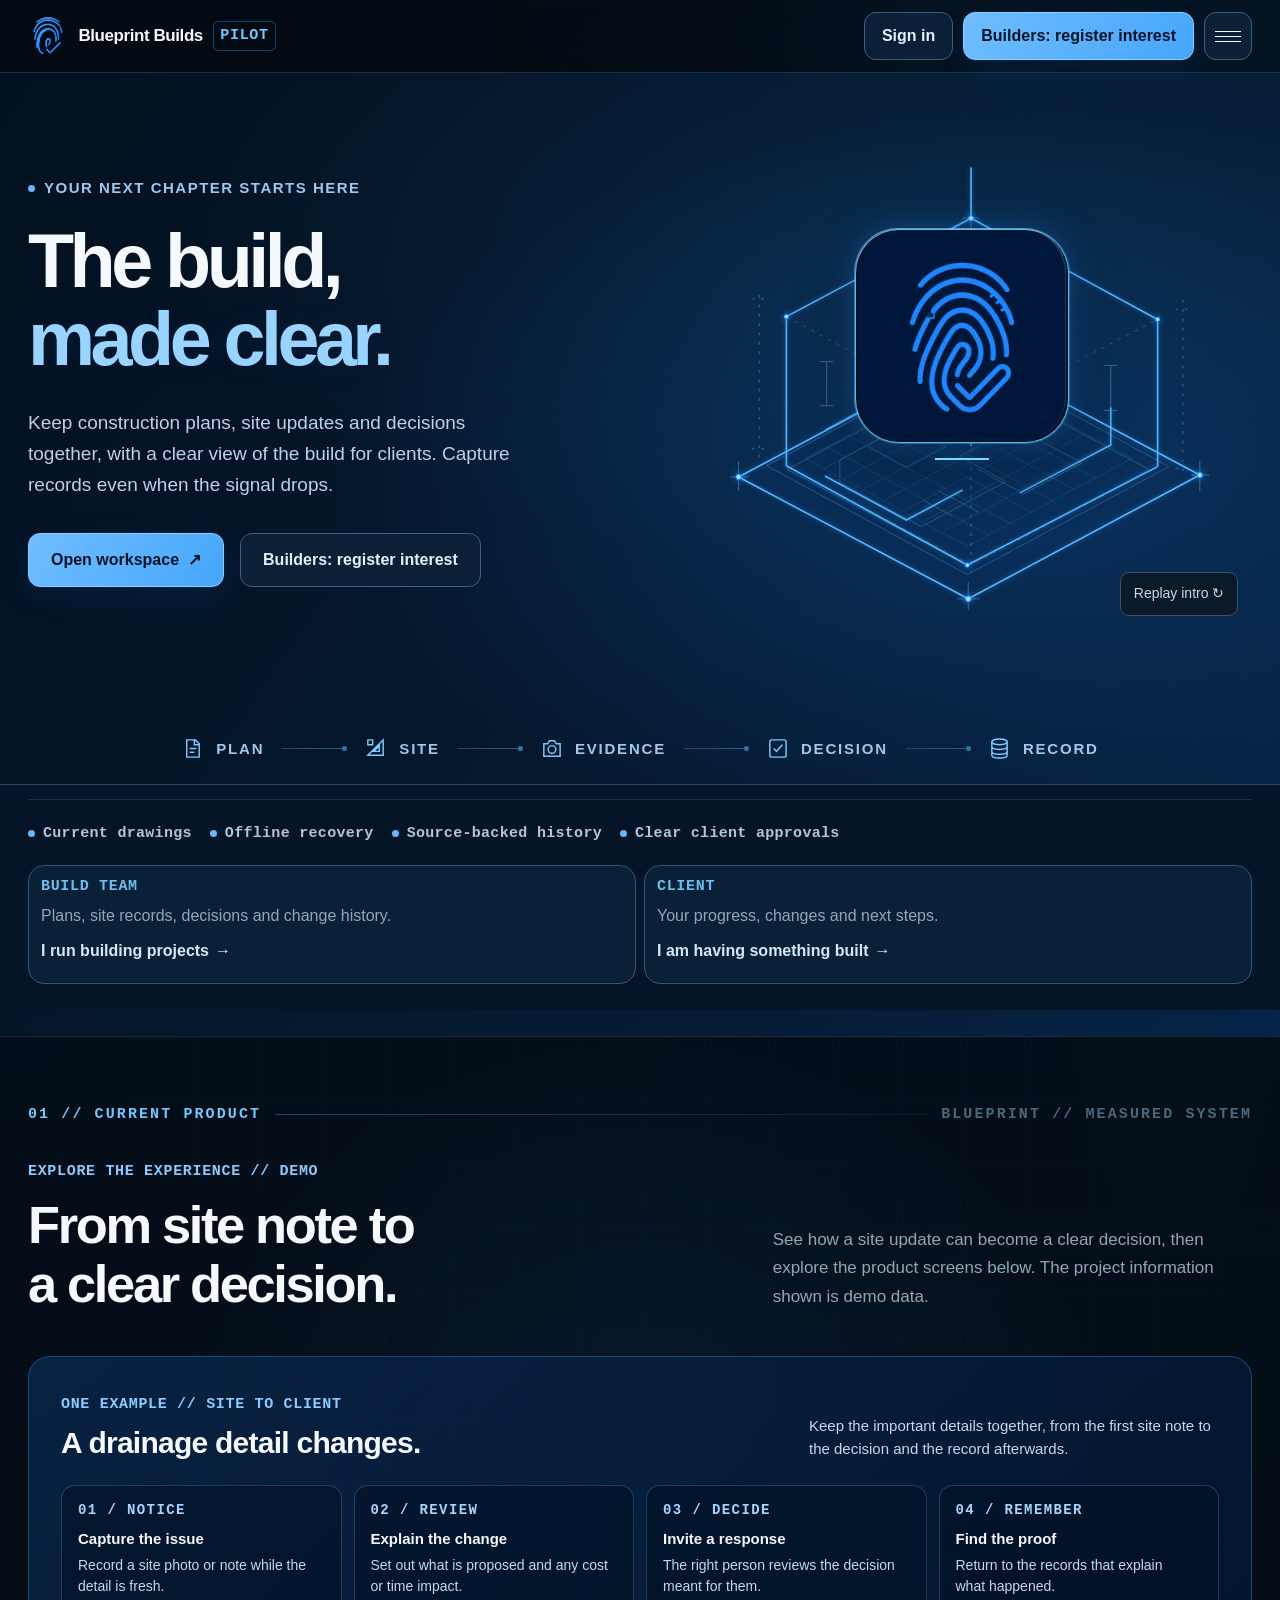
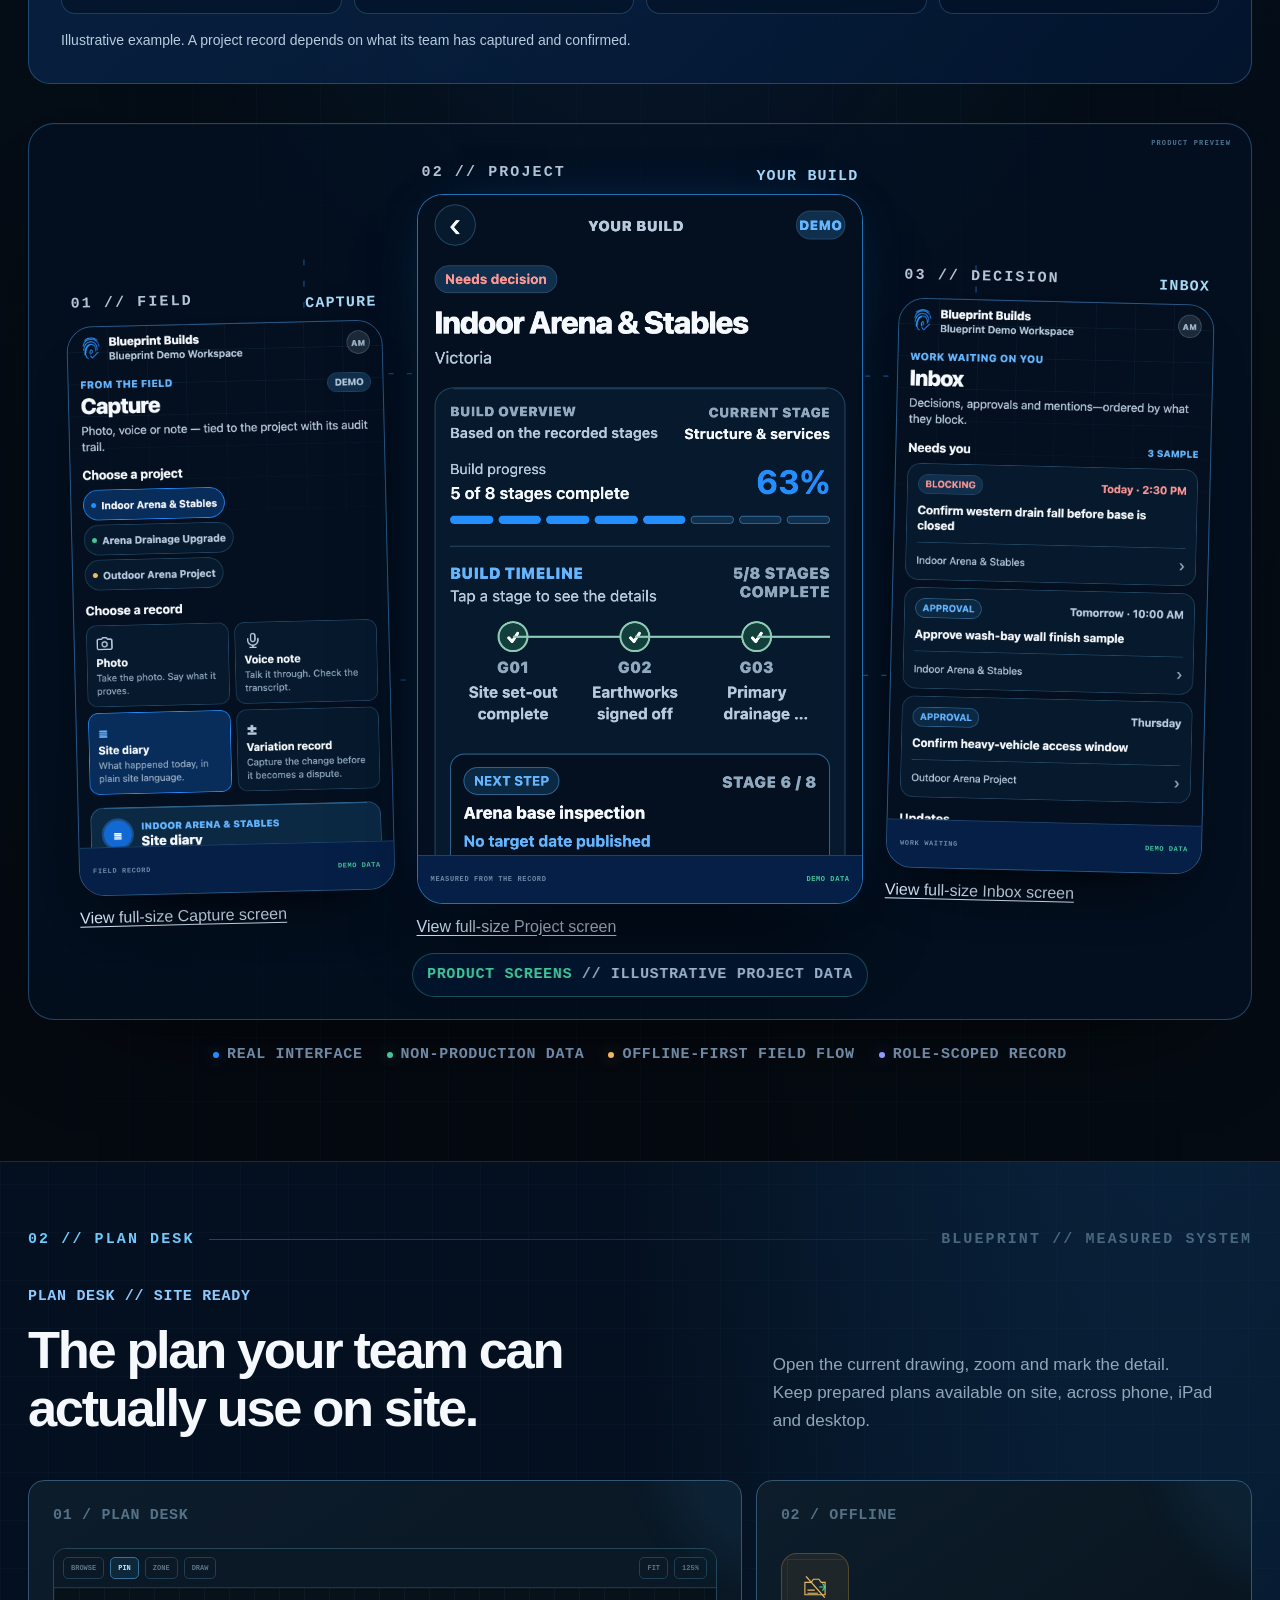
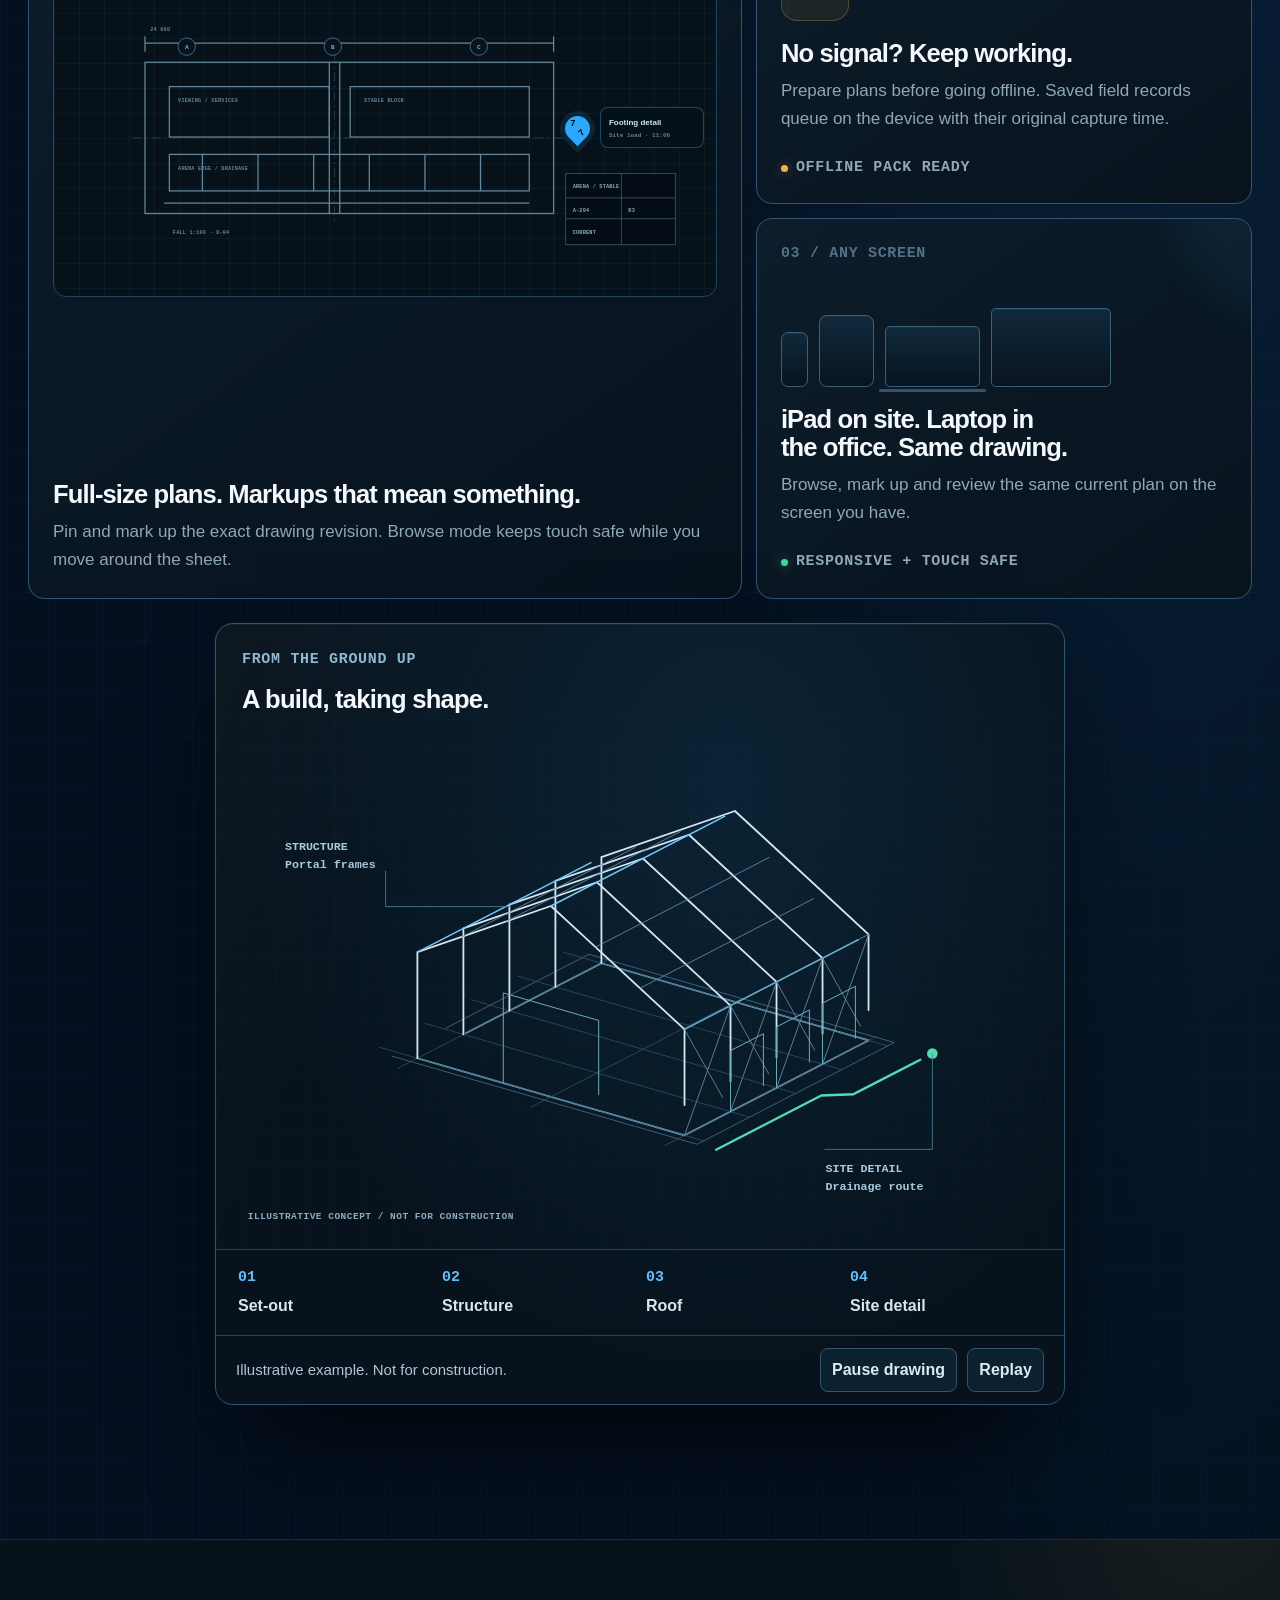
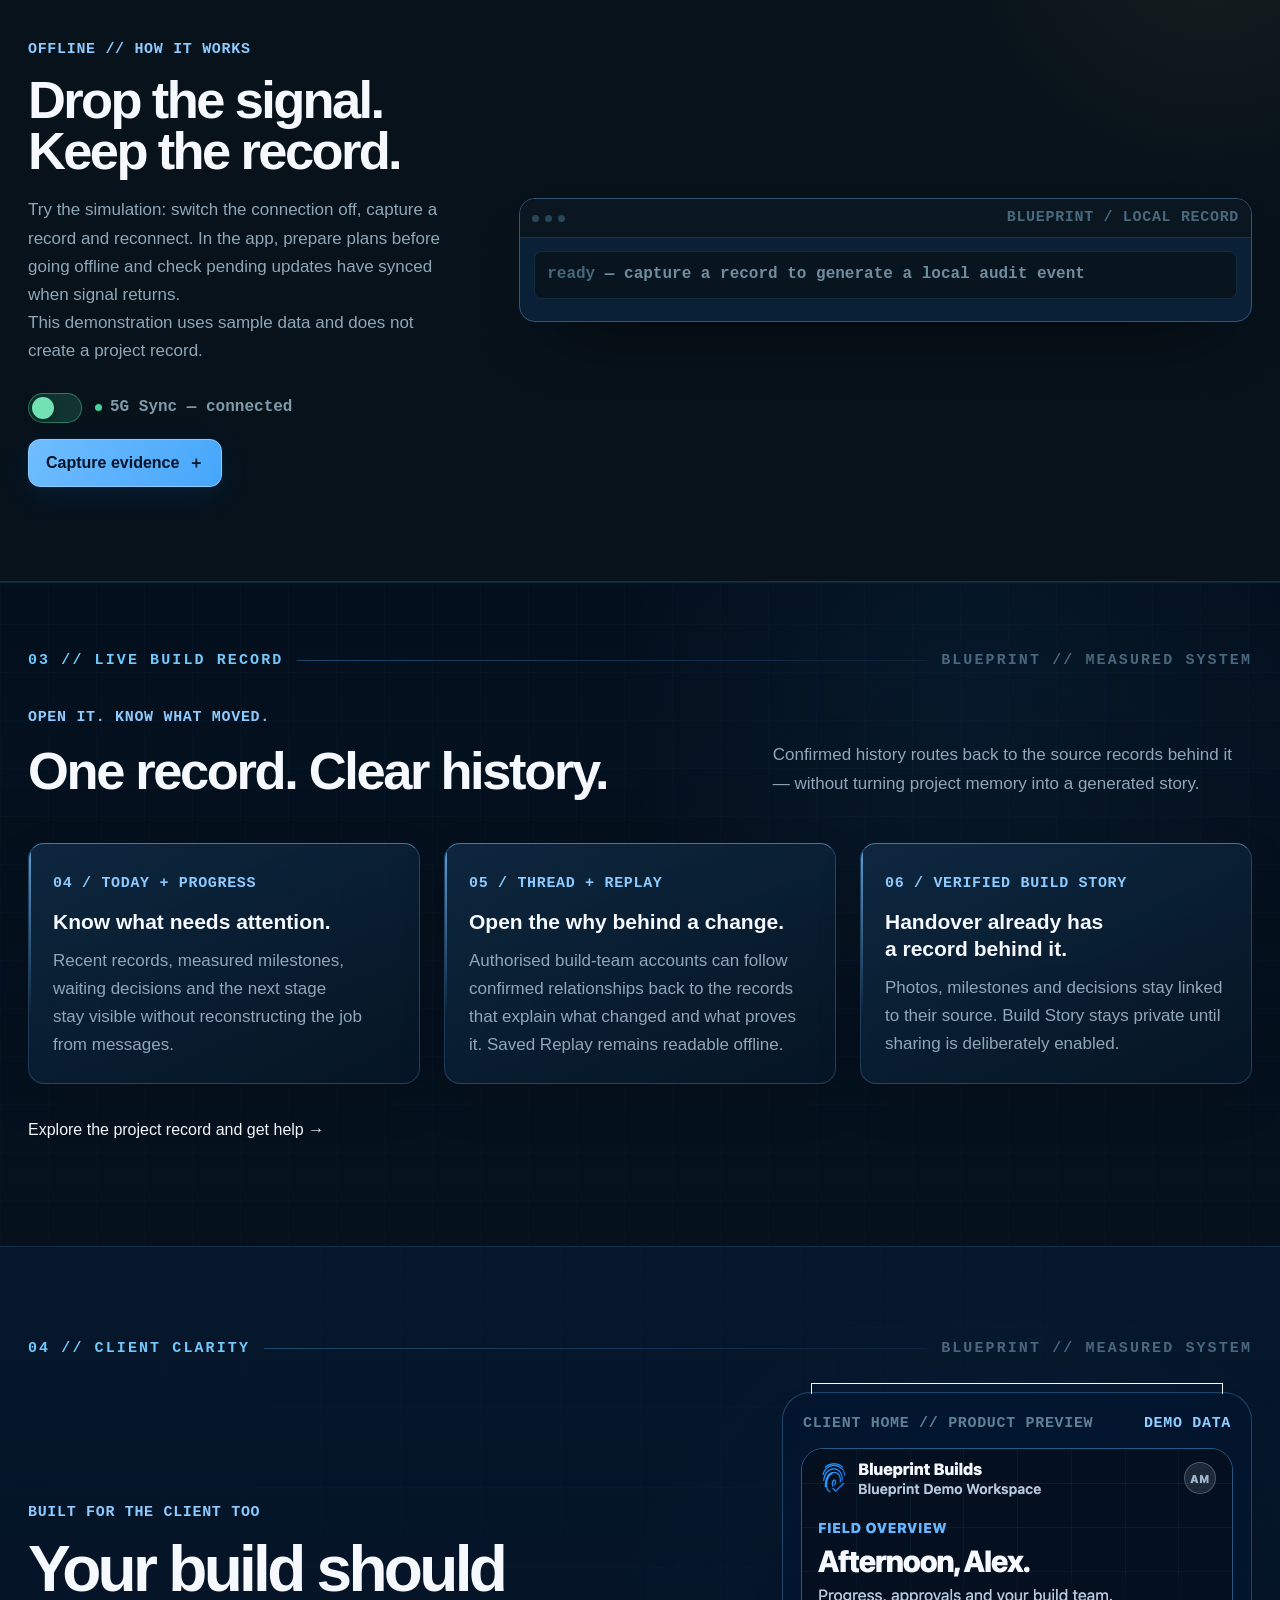
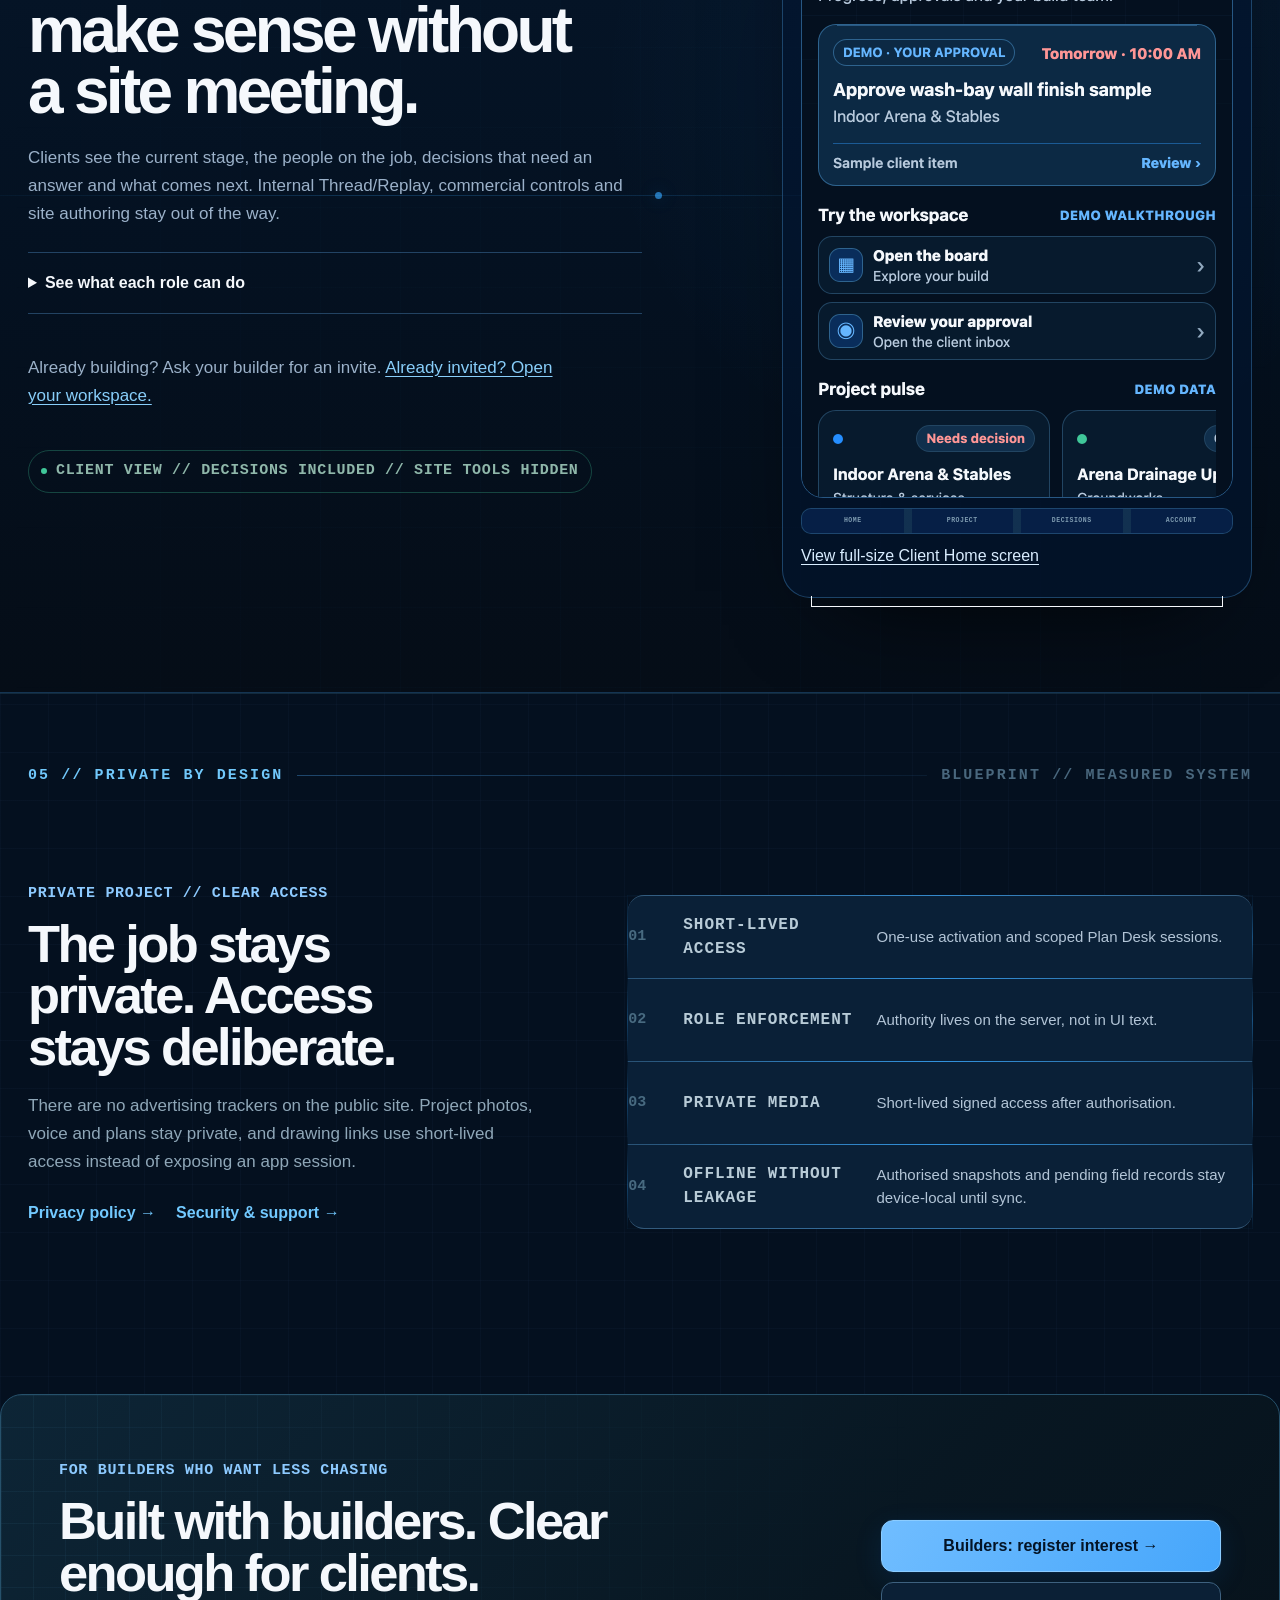
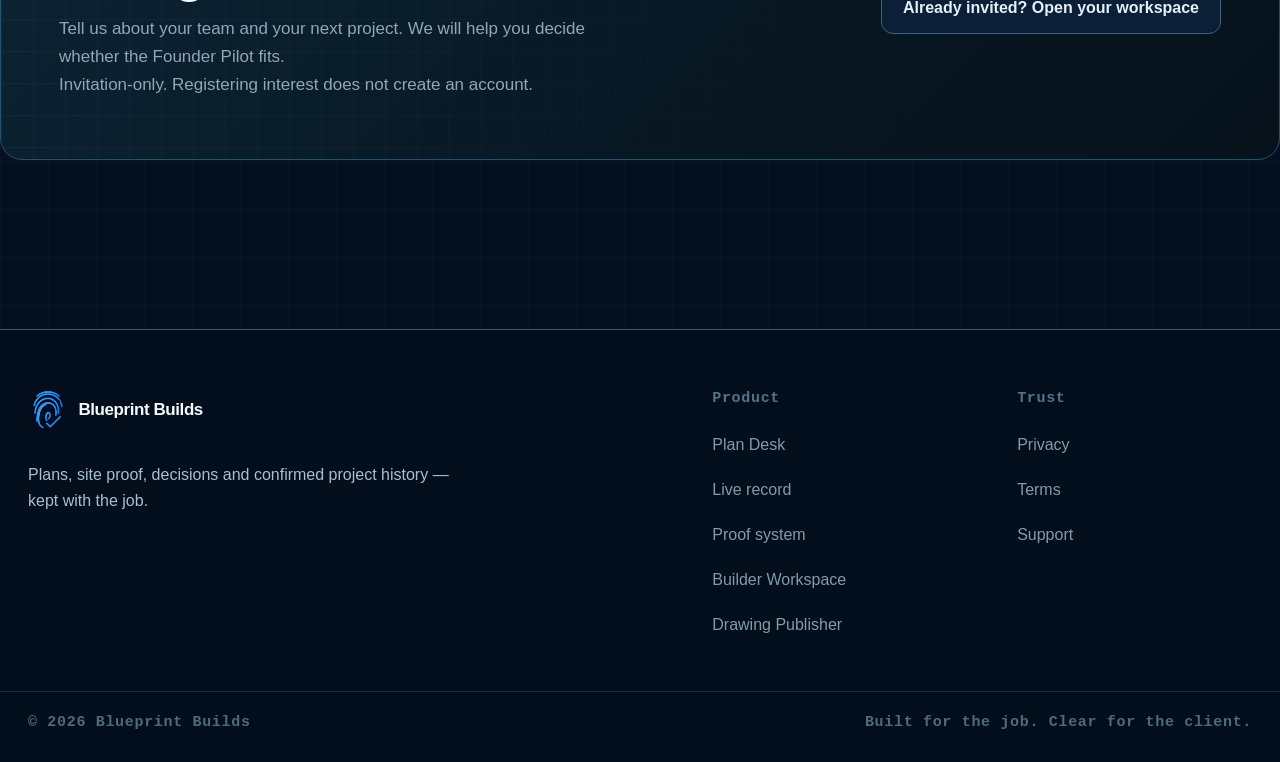
<file: index.html>
<!DOCTYPE html>
<html lang="en-AU">
<head>
<meta charset="UTF-8" />
<meta name="viewport" content="width=device-width, initial-scale=1" />
<title>Blueprint Builds | Construction Plans &amp; Site Records App</title>
<meta name="description" content="Blueprint Builds connects construction plans, site records and decisions for builders and clients, with offline field capture when signal drops." />
<meta name="theme-color" content="#04101f">
<meta name="robots" content="index,follow,max-image-preview:large" />
<link rel="icon" sizes="16x16" href="/assets/icons/fingerprint-16.png" type="image/png">
<link rel="icon" sizes="32x32" href="/assets/icons/fingerprint-32.png" type="image/png">
<link rel="icon" sizes="48x48" href="/assets/icons/fingerprint-48.png" type="image/png">
<link rel="canonical" href="https://blueprintbuilds.app/" />
<meta property="og:title" content="Blueprint Builds — Construction Plans &amp; Site Records" />
<meta property="og:description" content="Construction plans, site records and decisions connected for builders and clients." />
<meta property="og:type" content="website" />
<meta property="og:url" content="https://blueprintbuilds.app/" />
<meta property="og:image" content="https://blueprintbuilds.app/assets/blueprint-social-20261111.jpg" />
<meta property="og:image:width" content="1200" />
<meta property="og:image:height" content="630" />
<meta property="og:image:alt" content="The Blueprint Builds fingerprint and tick, with the words The build, made clear." />
<meta name="twitter:card" content="summary_large_image" />
<meta name="twitter:image" content="https://blueprintbuilds.app/assets/blueprint-social-20261111.jpg" />
<meta name="twitter:image:alt" content="The Blueprint Builds fingerprint and tick, with the words The build, made clear." />
<link rel="stylesheet" href="/assets/home.css" />
<link rel="stylesheet" href="/assets/blueprint-pulse-home.css" />
<link rel="stylesheet" href="/assets/blueprint-product-media.css" />
<link rel="stylesheet" href="/assets/blueprint-motion-system.css" />
<link rel="stylesheet" href="/assets/blueprint-client-experience.css" />
<link rel="stylesheet" href="/assets/blueprint-build-story.css" />
<link rel="stylesheet" href="/assets/blueprint-arrival.css?v=replay-access-20261111" />
<script type="application/ld+json">
{
  "@context": "https://schema.org",
  "@type": "SoftwareApplication",
  "name": "Blueprint Builds",
  "url": "https://blueprintbuilds.app/",
  "applicationCategory": "BusinessApplication",
  "operatingSystem": "Web, iOS",
  "description": "Construction delivery software that keeps current plans, site records, decisions, approvals and progress connected for build teams and clients.",
  "featureList": [
    "Adaptive construction Plan Desk",
    "Offline PDF viewing and markups",
    "Time-stamped field evidence",
    "Auditable decisions and variations",
    "Record-derived Build Flight Tracker",
    "Live Today cockpit",
    "Verified Build Story and secure workspace handoff",
    "Role-scoped client access",
    "Evidence bundle export"
  ]
}
</script>
<link rel="stylesheet" href="/assets/blueprint-readability-v1.css">
<link rel="apple-touch-icon" sizes="180x180" href="/apple-touch-icon.png">
<link rel="stylesheet" href="/assets/blueprint-system-v1.css">
</head>
<body class="bp-readable bp-home" data-bpb-system="signature-v1" data-bpb-surface="home">
<div class="blueprint-field" aria-hidden="true"></div>
<div class="ambient ambient-a" aria-hidden="true"></div>
<div class="ambient ambient-b" aria-hidden="true"></div>

<header class="nav">
  <div class="shell nav-inner">
    <a class="brand" href="/" data-testid="nav-logo" aria-label="Blueprint Builds home">
      <span class="brand-mark"><img src="/assets/blueprint-fingerprint.png" alt="" width="30" height="30" /></span>
      <span>Blueprint <b>Builds</b></span>
      <span class="brand-version">PILOT</span>
    </a>
    <nav class="nav-links" aria-label="Primary">
      <a href="#plan-desk">Plan Desk</a>
      <a href="#product-reality">See the product</a>
      <a href="#client-clarity">For clients</a>
      <a href="#security">Security</a>
      <a href="/workspace/">Builder Workspace</a>
    </nav>
    <div class="nav-actions">
      <a class="btn btn-quiet" href="/workspace/">Sign in</a>
      <a class="btn btn-primary" href="#access">Builders: register interest</a>
      <button class="nav-toggle" data-testid="nav-menu-toggle" type="button" aria-label="Open menu" aria-expanded="false" aria-controls="site-menu">
        <span></span><span></span><span></span>
      </button>
    </div>
  </div>
  <div class="mobile-menu" id="site-menu" data-testid="mobile-menu">
    <a href="#plan-desk">Plan Desk</a>
    <a href="#live-record">Live record</a>
    <a href="#proof-system">Proof system</a>
    <a href="#client-clarity">For clients</a>
    <a href="#roles">Access</a>
    <a href="#security">Security</a>
    <a href="/workspace/">Builder Workspace</a>
    <a class="btn btn-primary" href="#access">Builders: register interest</a>
  </div>
</header>

<main>
  <section class="hero">
    <div class="shell hero-grid">
      <div class="hero-copy">
        <div class="eyebrow"><span class="pulse"></span> YOUR NEXT CHAPTER STARTS HERE</div>
        <h1>The build,<br><span>made clear.</span></h1>
        <p class="hero-lead">Keep construction plans, site updates and decisions together, with a clear view of the build for clients. Capture records even when the signal drops.</p>
        <div class="hero-actions">
          <a class="btn btn-primary btn-large" href="/workspace/">Open workspace <span aria-hidden="true">↗</span></a>
          <a class="btn btn-quiet btn-large" href="#access">Builders: register interest</a>
        </div>
      </div>

      <div class="bp-arrival hero-system" data-blueprint-arrival data-state="finished">
        <div class="bp-arrival-sheet" aria-hidden="true" inert>
          <svg class="bpb-plan-drawing" viewBox="0 0 600 480" fill="none" focusable="false">
 <path class="bpb-plan-floor" d="M62 337L310 205L554 335L307 467Z"/>
 <g class="bpb-plan-ghost">
  <path d="M62 337L310 205L554 335L307 467L62 337Z M92 325L308 210L521 326L306 441L92 325Z M114 329L307 226L500 329L306 431L114 329Z"/>
  <path d="M133 317L307 224L482 317 M153 328L326 235 M174 339L347 246 M196 350L368 257 M217 362L389 269 M239 373L411 280 M260 384L432 291 M281 395L454 303 M133 317L306 411L482 317 M156 305L329 399 M179 293L352 387 M202 281L375 375 M225 269L398 363 M248 257L421 351 M271 245L444 339" opacity=".44"/>
  <path d="M170 319L280 260L340 292L298 315L347 342L257 390L170 343V319Z M355 283L428 322L366 355L316 328 M241 282L283 305L241 327L201 305 M274 351L319 375 M259 362L290 379"/>
  <path d="M113 325V166L310 61L509 169V326 M310 61V211 M113 166L310 272L509 169 M113 325L310 431L509 326" stroke-dasharray="4 6"/>
 </g>
 <g class="bpb-plan-detail">
  <path d="M62 320V352 M53 337H72 M554 320V352 M545 335H564 M307 449V479 M295 467H319 M310 47V75 M301 61H319"/>
  <path d="M84 143V317 M76 147H92 M76 307H92 M536 148V337 M528 158H544 M528 328H544 M310 7V56 M310 277V439" stroke-dasharray="3 7"/>
  <path d="M156 262V214 M163 214H149 M163 261H149 M459 266V218 M452 218H466 M452 266H466"/>
 </g>
 <g class="bpb-plan-route">
  <path data-trace pathLength="1" d="M62 337L307 467L554 335"/>
  <path data-trace pathLength="1" d="M62 337L310 205L554 335"/>
  <path data-trace pathLength="1" d="M113 325L306 431L509 326"/>
  <path data-trace pathLength="1" d="M113 325V166L310 61L509 169V326"/>
  <path data-trace pathLength="1" d="M310 61V7 M310 270V304 M154 336L241 383L301 351"/>
  <path data-trace pathLength="1" d="M362 354L459 303V263 M155 287L199 263V227"/>
 </g>
 <g class="bpb-plan-node"><circle cx="62" cy="337" r="2.8"/><circle cx="307" cy="467" r="3"/><circle cx="554" cy="335" r="2.8"/><circle cx="113" cy="166" r="2.3"/><circle cx="310" cy="61" r="2.7"/><circle cx="509" cy="169" r="2.3"/><circle cx="306" cy="431" r="2.3"/></g>
</svg>
          <div class="bpb-mark-stage" data-mark-stage>
            <img class="bp-arrival-art" data-arrival-art src="/assets/blueprint-identity-master.webp" width="178" height="178" alt="" fetchpriority="high" decoding="sync" />
            <span class="bp-arrival-scan" data-arrival-scan aria-hidden="true"></span>
            <div class="bp-arrival-rule"></div>
          </div>
        </div>
        <button class="bp-arrival-skip" type="button" data-arrival-skip hidden aria-label="Skip welcome animation">Still view</button>
        <button class="bp-arrival-replay" type="button" data-arrival-replay hidden aria-label="Replay Blueprint intro">Replay intro <span aria-hidden="true">↻</span></button>
      </div>
    </div>
    <div class="shell truth-rail" aria-label="Blueprint Builds connected workflow">
      <span><svg aria-hidden="true" viewBox="0 0 24 24" focusable="false"><path d="M6 3h9l4 4v14H6z M14 3v5h5 M9 12h7 M9 16h5"/></svg>PLAN</span><i></i><span><svg aria-hidden="true" viewBox="0 0 24 24" focusable="false"><path d="M4 19L20 3v16H4z M10 15l6-6v6z M4 3h5v5H4z"/></svg>SITE</span><i></i><span><svg aria-hidden="true" viewBox="0 0 24 24" focusable="false"><path d="M4 7h4l2-3h5l2 3h4v13H4z"/><circle cx="12.5" cy="13" r="4"/></svg>EVIDENCE</span><i></i><span><svg aria-hidden="true" viewBox="0 0 24 24" focusable="false"><rect x="4" y="3" width="17" height="18" rx="2"/><path d="M8 12l3 3 6-7"/></svg>DECISION</span><i></i><span><svg aria-hidden="true" viewBox="0 0 24 24" focusable="false"><ellipse cx="12" cy="5" rx="8" ry="3"/><path d="M4 5v14c0 4 16 4 16 0V5 M4 10c0 4 16 4 16 0 M4 15c0 4 16 4 16 0"/></svg>RECORD</span>
    </div>
  <div class="bpb-welcome-audiences" aria-label="For building teams and clients"><div class="shell">
        <div class="hero-facts" aria-label="Blueprint Builds product facts">
          <span><i class="status status-live"></i> Current drawings</span>
          <span><i class="status status-offline"></i> Offline recovery</span>
          <span><i class="status status-proof"></i> Source-backed history</span>
          <span><i class="status status-secure"></i> Clear client approvals</span>
        </div>
        <div class="hero-audiences" aria-label="Blueprint Builds for builders and clients">
          <div><span>BUILD TEAM</span><p>Plans, site records, decisions and change history.</p><a href="#access">I run building projects <span aria-hidden="true">&rarr;</span></a></div>
          <div><span>CLIENT</span><p>Your progress, changes and next steps.</p><a href="#client-clarity">I am having something built <span aria-hidden="true">&rarr;</span></a></div>
        </div>
  </div></div>
  </section>





  <section class="product-reality" id="product-reality">
    <div class="shell" id="proof-system">
      <div class="section-heading product-reality-heading reveal">
        <div><span class="section-kicker">EXPLORE THE EXPERIENCE // DEMO</span><h2>From site note to a clear decision.</h2></div>
        <p>See how a site update can become a clear decision, then explore the product screens below. The project information shown is demo data.</p>
      </div>
      <div class="change-example reveal" id="change-example" role="group" aria-labelledby="change-example-title">
        <div class="change-example-heading">
          <div><span class="section-kicker">ONE EXAMPLE // SITE TO CLIENT</span><h3 id="change-example-title">A drainage detail changes.</h3></div>
          <p>Keep the important details together, from the first site note to the decision and the record afterwards.</p>
        </div>
        <ol class="change-example-steps">
          <li><span>01 / NOTICE</span><strong>Capture the issue</strong><p>Record a site photo or note while the detail is fresh.</p></li>
          <li><span>02 / REVIEW</span><strong>Explain the change</strong><p>Set out what is proposed and any cost or time impact.</p></li>
          <li><span>03 / DECIDE</span><strong>Invite a response</strong><p>The right person reviews the decision meant for them.</p></li>
          <li><span>04 / REMEMBER</span><strong>Find the proof</strong><p>Return to the records that explain what happened.</p></li>
        </ol>
        <p class="change-example-note">Illustrative example. A project record depends on what its team has captured and confirmed.</p>
      </div>
      <div class="product-reality-stage reveal">
        <svg class="product-reality-wires" viewBox="0 0 1200 760" preserveAspectRatio="none" aria-hidden="true">
          <path d="M105 590H290V472H455V380H600" />
          <path d="M1095 575H914V468H748V380H600" />
          <path d="M270 115V212H430V298H600V380" />
          <path d="M930 120V214H770V300H600V380" />
          <path class="product-wire-ticks" d="M280 580V600M904 565V585M260 202H280M920 204H940M590 370V390" />
        </svg>
        <figure class="product-shot product-shot-capture">
          <figcaption class="product-shot-label"><span>01 // FIELD</span><b>CAPTURE</b></figcaption>
          <div class="product-device">
            <div class="product-viewport"><img src="/assets/product-media/capture-product.png" width="860" height="1560" loading="lazy" alt="Blueprint Builds Capture screen showing photo, voice, site diary and variation record paths" /></div>
            <div class="product-device-footer"><span>FIELD RECORD</span><b>DEMO DATA</b></div>
          </div>
        <a class="bp-screen-link" href="/assets/product-media/capture-product.png" target="_blank" rel="noopener" aria-label="View full-size Capture example screen (opens a new tab)">View full-size Capture screen</a>
        </figure>
        <figure class="product-shot product-shot-primary">
          <figcaption class="product-shot-label"><span>02 // PROJECT</span><b>YOUR BUILD</b></figcaption>
          <div class="product-device">
            <div class="product-viewport"><img src="/assets/product-media/project-command-product.png" width="860" height="1400" loading="lazy" alt="Blueprint Builds project view showing measured progress, the build timeline and a blocking decision" /></div>
            <div class="product-device-footer"><span>MEASURED FROM THE RECORD</span><b>DEMO DATA</b></div>
          </div>
        <a class="bp-screen-link" href="/assets/product-media/project-command-product.png" target="_blank" rel="noopener" aria-label="View full-size Project example screen (opens a new tab)">View full-size Project screen</a>
        </figure>
        <figure class="product-shot product-shot-inbox">
          <figcaption class="product-shot-label"><span>03 // DECISION</span><b>INBOX</b></figcaption>
          <div class="product-device">
            <div class="product-viewport"><img src="/assets/product-media/inbox-product.png" width="860" height="1560" loading="lazy" alt="Blueprint Builds Inbox showing blocking decisions and approvals ordered by what they hold up" /></div>
            <div class="product-device-footer"><span>WORK WAITING</span><b>DEMO DATA</b></div>
          </div>
        <a class="bp-screen-link" href="/assets/product-media/inbox-product.png" target="_blank" rel="noopener" aria-label="View full-size Inbox example screen (opens a new tab)">View full-size Inbox screen</a>
        </figure>
        <div class="product-release-note"><strong>PRODUCT SCREENS</strong> // ILLUSTRATIVE PROJECT DATA</div>
      </div>
      <div class="product-swipe-hint" aria-hidden="true">SWIPE // PROJECT -> CAPTURE -> INBOX</div>
      <div class="product-reality-rail" aria-label="Current product proof points">
        <span><i></i> REAL INTERFACE</span><span><i></i> NON-PRODUCTION DATA</span><span><i></i> OFFLINE-FIRST FIELD FLOW</span><span><i></i> ROLE-SCOPED RECORD</span>
      </div>
    </div>
  </section>

  <section class="plan-desk" id="plan-desk">
    <div class="shell">
      <div class="section-heading reveal">
        <div><span class="section-kicker">PLAN DESK // SITE READY</span><h2>The plan your team can actually use on site.</h2></div>
        <p>Open the current drawing, zoom and mark the detail. Keep prepared plans available on site, across phone, iPad and desktop.</p>
      </div>
      <div class="feature-grid">
        <article class="feature-card feature-wide reveal">
          <div class="feature-number">01 / PLAN DESK</div>
          <div class="mini-plan" aria-hidden="true">
            <div class="mini-toolbar"><span>BROWSE</span><span class="selected">PIN</span><span>ZONE</span><span>DRAW</span><i></i><span>FIT</span><span>125%</span></div>
            <div class="mini-sheet">
              <div class="mini-grid"></div>
              <svg class="mini-issued-plan" viewBox="0 0 720 300" aria-hidden="true">
                <g class="mini-plan-lines">
                  <rect x="84" y="60" width="470" height="174"/>
                  <rect x="112" y="88" width="184" height="58"/><rect x="320" y="88" width="206" height="58"/>
                  <rect x="112" y="166" width="414" height="42"/>
                  <path d="M296 60V234M308 60V234M84 48V30M554 48V30M84 38H554"/>
                  <path d="M106 222H526M150 166V208M214 166V208M278 166V208M342 166V208M406 166V208M470 166V208"/>
                  <path class="mini-centre" d="M70 147H566M302 50V244"/>
                </g>
                <g class="mini-plan-refs">
                  <circle cx="132" cy="42" r="10"/><text x="132" y="45">A</text>
                  <circle cx="300" cy="42" r="10"/><text x="300" y="45">B</text>
                  <circle cx="468" cy="42" r="10"/><text x="468" y="45">C</text>
                </g>
                <g class="mini-plan-copy">
                  <text x="90" y="24">24 000</text><text x="122" y="106">VIEWING / SERVICES</text><text x="336" y="106">STABLE BLOCK</text>
                  <text x="122" y="184">ARENA EDGE / DRAINAGE</text><text x="116" y="258">FALL 1:100 → D-04</text>
                </g>
                <g class="mini-plan-titleblock">
                  <rect x="568" y="188" width="126" height="82"/><path d="M568 216H694M568 240H694M632 188V270"/>
                  <text x="576" y="205">ARENA / STABLE</text><text x="576" y="232">A-204</text><text x="640" y="232">R3</text><text x="576" y="258">CURRENT</text>
                </g>
              </svg>
              <div class="mini-pin">7</div>
              <div class="mini-note"><b>Footing detail</b><small>Site lead · 11:06</small></div>
            </div>
          </div>
          <div class="feature-copy"><h3>Full-size plans. Markups that mean something.</h3><p>Pin and mark up the exact drawing revision. Browse mode keeps touch safe while you move around the sheet.</p></div>
        </article>
        <article class="feature-card reveal">
          <div class="feature-number">02 / OFFLINE</div>
          <div class="feature-icon bp-feature-icon" aria-hidden="true"><svg viewBox="0 0 36 36"><path d="M5 12h8l3-4h7l3 4h5v16H5z"/><path d="M9 22h8M9 26h12"/><path class="accent" d="M24 18h7M28 14l3 4-3 4"/><path class="slash" d="M7 5l23 26"/></svg></div>
          <h3>No signal? Keep working.</h3>
          <p>Prepare plans before going offline. Saved field records queue on the device with their original capture time.</p>
          <div class="micro-status"><span class="status status-offline"></span> OFFLINE PACK READY</div>
        </article>
        <article class="feature-card reveal">
          <div class="feature-number">03 / ANY SCREEN</div>
          <div class="device-row" aria-hidden="true"><span class="device-phone"></span><span class="device-tablet"></span><span class="device-laptop"></span><span class="device-wall"></span></div>
          <h3>iPad on site. Laptop in the office. Same drawing.</h3>
          <p>Browse, mark up and review the same current plan on the screen you have.</p>
          <div class="micro-status"><span class="status status-live"></span> RESPONSIVE + TOUCH SAFE</div>
        </article>
      </div>
    </div>
  <div class="bpb-building-example" aria-label="Illustrative architectural sequence"><div class="shell">
<figure class="command-frame building-frame" data-building-sequence>
          <figcaption class="building-heading"><span>FROM THE GROUND UP</span><b>A build, taking shape.</b></figcaption>
<svg class="building-scene" viewBox="0 0 800 500" role="img" aria-labelledby="building-title building-description">
  <title id="building-title">An arena building taking shape from set-out to site detail</title>
  <desc id="building-description">An illustrative building with a ground plan, repeated portal frames, a pitched roof and a highlighted drainage route. This is not a construction drawing or a live project record.</desc>
  <defs><pattern id="building-grid" width="28" height="28" patternUnits="userSpaceOnUse"><path d="M28 0H0V28" fill="none" stroke="currentColor" stroke-width=".5"/></pattern></defs>
  <rect width="800" height="500" fill="url(#building-grid)" class="building-grid"/>
  <g data-building-stage="setout"><path class="building-trace boundary" pathLength="1" d="M165.8 318.0L453.8 401.2L639.8 305.2L351.8 222.0L165.8 318.0"/><path class="building-trace slab" pathLength="1" d="M190.0 320.0L442.0 392.8L615.6 303.2L363.6 230.4L190.0 320.0"/><path class="building-trace datum" pathLength="1" d="M154.0 309.6L478.0 403.2"/><path class="building-trace datum" pathLength="1" d="M197.4 287.2L521.4 380.8"/><path class="building-trace datum" pathLength="1" d="M240.8 264.8L564.8 358.4"/><path class="building-trace datum" pathLength="1" d="M284.2 242.4L608.2 336.0"/><path class="building-trace datum" pathLength="1" d="M327.6 220.0L651.6 313.6"/><path class="building-trace datum" pathLength="1" d="M171.4 329.6L382.2 220.8"/><path class="building-trace datum" pathLength="1" d="M297.4 366.0L508.2 257.2"/><path class="building-trace datum" pathLength="1" d="M423.4 402.4L634.2 293.6"/></g>
  <g data-building-stage="structure"><path class="building-trace portal" pathLength="1" d="M363.6 230.4L363.6 130.4L489.6 86.8L615.6 203.2L615.6 303.2"/><path class="building-trace portal" pathLength="1" d="M320.2 252.8L320.2 152.8L446.2 109.2L572.2 225.6L572.2 325.6"/><path class="building-trace portal" pathLength="1" d="M276.8 275.2L276.8 175.2L402.8 131.6L528.8 248.0L528.8 348.0"/><path class="building-trace portal" pathLength="1" d="M233.4 297.6L233.4 197.6L359.4 154.0L485.4 270.4L485.4 370.4"/><path class="building-trace portal" pathLength="1" d="M190.0 320.0L190.0 220.0L316.0 176.4L442.0 292.8L442.0 392.8"/><path class="building-trace eave" pathLength="1" d="M190.0 220.0L363.6 130.4"/><path class="building-trace eave" pathLength="1" d="M442.0 292.8L615.6 203.2"/><path class="building-trace ridge" pathLength="1" d="M316.0 176.4L489.6 86.8"/></g>
  <g data-building-stage="roof"><path class="building-trace purlin" pathLength="1" d="M232.0 205.5L405.6 115.9"/><path class="building-trace purlin" pathLength="1" d="M274.0 190.9L447.6 101.3"/><path class="building-trace purlin" pathLength="1" d="M358.0 215.2L531.6 125.6"/><path class="building-trace purlin" pathLength="1" d="M400.0 254.0L573.6 164.4"/><path class="building-trace bracing" pathLength="1" d="M442.0 392.8L485.4 270.4L442.0 292.8L485.4 370.4"/><path class="building-trace bracing" pathLength="1" d="M485.4 370.4L528.8 248.0L485.4 270.4L528.8 348.0"/><path class="building-trace bracing" pathLength="1" d="M528.8 348.0L572.2 225.6L528.8 248.0L572.2 325.6"/><path class="building-trace bracing" pathLength="1" d="M572.2 325.6L615.6 203.2L572.2 225.6L615.6 303.2"/></g>
  <g data-building-stage="detail"><path class="building-trace door" pathLength="1" d="M271.0 343.4L271.0 258.4L361.0 284.4L361.0 369.4"/><path class="building-trace stalls" pathLength="1" d="M485.4 370.4L485.4 312.9L516.4 296.9L516.4 354.4"/><path class="building-trace stalls" pathLength="1" d="M528.8 348.0L528.8 290.5L559.8 274.5L559.8 332.0"/><path class="building-trace stalls" pathLength="1" d="M572.2 325.6L572.2 268.1L603.2 252.1L603.2 309.6"/><path class="building-trace drain" pathLength="1" d="M471.8 406.4L571.0 355.2L601.4 354.0L675.8 315.6"/><circle class="building-outlet" cx="675.8" cy="315.6" r="5"/></g>
  <g class="building-annotations" aria-hidden="true"><path d="M675.8 315.6V406H574"/><text x="575" y="427">SITE DETAIL</text><text x="575" y="444">Drainage route</text><path d="M278 177H160V143"/><text x="65" y="124">STRUCTURE</text><text x="65" y="141">Portal frames</text></g>
  <text x="30" y="472" class="building-caption">ILLUSTRATIVE CONCEPT / NOT FOR CONSTRUCTION</text>
</svg>
          <div class="building-sequence-steps" aria-label="Drawing stages"><span>01 <b>Set-out</b></span><span>02 <b>Structure</b></span><span>03 <b>Roof</b></span><span>04 <b>Site detail</b></span></div>
          <div class="building-controls"><span>Illustrative example. Not for construction.</span><button type="button" data-building-pause aria-pressed="false" hidden>Pause drawing</button><button type="button" data-building-replay hidden>Replay</button></div>
        </figure>
  </div></div>
  </section>

  <section class="offline-demo" id="offline-demo">
    <div class="shell offline-layout">
      <div class="offline-copy reveal">
        <span class="section-kicker">OFFLINE // HOW IT WORKS</span>
        <h2>Drop the signal.<br>Keep the record.</h2>
        <p>Try the simulation: switch the connection off, capture a record and reconnect. In the app, prepare plans before going offline and check pending updates have synced when signal returns.</p><p class="simulation-note">This demonstration uses sample data and does not create a project record.</p>
        <div class="network-control">
          <div class="switch" data-testid="offline-simulator-toggle" role="switch" tabindex="0" aria-checked="false" aria-label="Toggle network connectivity"><div class="knob"></div></div>
          <p data-testid="sim-network-label"><span class="dot sync"></span> 5G Sync — connected</p>
        </div>
        <button class="btn btn-primary" data-testid="sim-capture-button" type="button">Capture evidence <span>＋</span></button>
      </div>
      <div class="terminal reveal" data-testid="sim-capture-output">
        <div class="terminal-top"><span></span><span></span><span></span><b>BLUEPRINT / LOCAL RECORD</b></div>
        <div class="log-line"><span class="k">ready</span> — capture a record to generate a local audit event</div>
      </div>
    </div>
  </section>

  <section class="live-record" id="live-record">
    <div class="shell">
      <div class="section-heading reveal">
        <div><span class="section-kicker">OPEN IT. KNOW WHAT MOVED.</span><h2>One record. Clear history.</h2></div>
        <p>Confirmed history routes back to the source records behind it — without turning project memory into a generated story.</p>
      </div>
      <div class="record-summary reveal">
        <article><span class="section-kicker">04 / TODAY + PROGRESS</span><h3>Know what needs attention.</h3><p>Recent records, measured milestones, waiting decisions and the next stage stay visible without reconstructing the job from messages.</p></article>
        <article><span class="section-kicker">05 / THREAD + REPLAY</span><h3>Open the why behind a change.</h3><p>Authorised build-team accounts can follow confirmed relationships back to the records that explain what changed and what proves it. Saved Replay remains readable offline.</p></article>
        <article id="build-story"><span class="section-kicker">06 / VERIFIED BUILD STORY</span><h3>Handover already has a record behind it.</h3><p>Photos, milestones and decisions stay linked to their source. Build Story stays private until sharing is deliberately enabled.</p></article>
      </div>
      <a class="record-help" href="/support/#project-record">Explore the project record and get help &rarr;</a>
    </div>
  </section>

  <section class="client-clarity" id="client-clarity">
    <div class="shell client-clarity-layout">
      <div class="client-calm-line" aria-hidden="true"></div>
      <div class="client-copy reveal">
        <span class="section-kicker">BUILT FOR THE CLIENT TOO</span>
        <h2>Your build should make sense without a site meeting.</h2>
        <p>Clients see the current stage, the people on the job, decisions that need an answer and what comes next. Internal Thread/Replay, commercial controls and site authoring stay out of the way.</p>

        <details class="role-details" id="roles"><summary>See what each role can do</summary>
      <div class="role-layout">
        <div class="role-tabs" role="tablist" aria-label="Role view">
          <button class="role-tab active" data-role-tab="owner" role="tab">Owner <small>Take the controls.</small></button>
          <button class="role-tab" data-role-tab="super" role="tab" data-testid="role-tab-super">Project manager <small>Run the build.</small></button>
          <button class="role-tab" data-role-tab="sub" role="tab" data-testid="role-tab-sub">Site lead <small>Own the site record.</small></button>
          <button class="role-tab" data-role-tab="client" role="tab" data-testid="role-tab-client">Client <small>See the build clearly.</small></button>
        </div>
        <div class="role-screen">
          <div class="role-screen-top"><span>BLUEPRINT ACCESS PASS</span><b>SERVER ENFORCED</b></div>
          <div class="role-item" data-role-visible="owner super sub client"><i>✓</i><div><b>Current plans + recorded progress</b><small>Same job record</small></div></div>
          <div class="role-item" data-role-visible="owner super sub client"><i>✓</i><div><b>Decisions that require this role</b><small>Scoped to the person who should answer</small></div></div>
          <div class="role-item" data-role-visible="owner super sub"><i>✓</i><div><b>Field capture + plan markup</b><small>Build team authoring</small></div></div>
          <div class="role-item" data-role-visible="owner super"><i>✓</i><div><b>Commercial + workspace control</b><small>Never exposed to Client access</small></div></div>
          <div class="role-item" data-role-visible="owner"><i>✓</i><div><b>People + permission authority</b><small>Owner-only controls</small></div></div>
        </div>
      </div>
        </details>
        <p class="client-invite-note">Already building? Ask your builder for an invite. <a href="/workspace/">Already invited? Open your workspace.</a></p>
        <div class="client-boundary"><i></i> CLIENT VIEW // DECISIONS INCLUDED // SITE TOOLS HIDDEN</div>
      </div>
      <figure class="client-proof reveal">
        <figcaption class="client-proof-label"><span>CLIENT HOME // PRODUCT PREVIEW</span><b>DEMO DATA</b></figcaption>
        <div class="client-screen"><img src="/assets/client-media/client-home-product.png" width="860" height="1560" loading="lazy" alt="Blueprint Builds client Home showing a client approval, project pulse and simplified client navigation" /></div>
        <div class="client-proof-footer" aria-label="Client navigation"><span>HOME</span><span>PROJECT</span><span>DECISIONS</span><span>ACCOUNT</span></div>
      <a class="bp-screen-link" href="/assets/client-media/client-home-product.png" target="_blank" rel="noopener" aria-label="View full-size Client Home example screen (opens a new tab)">View full-size Client Home screen</a>
        </figure>
    </div>
  </section>

  <section class="security" id="security">
    <div class="shell security-grid">
      <div class="security-copy reveal">
        <span class="section-kicker">PRIVATE PROJECT // CLEAR ACCESS</span>
        <h2>The job stays private. Access stays deliberate.</h2>
        <p>There are no advertising trackers on the public site. Project photos, voice and plans stay private, and drawing links use short-lived access instead of exposing an app session.</p>
        <div class="security-links"><a href="/privacy/">Privacy policy →</a><a href="/support/">Security & support →</a></div>
      </div>
      <div class="security-stack reveal">
        <div><span>01</span><b>SHORT-LIVED ACCESS</b><small>One-use activation and scoped Plan Desk sessions.</small></div>
        <div><span>02</span><b>ROLE ENFORCEMENT</b><small>Authority lives on the server, not in UI text.</small></div>
        <div><span>03</span><b>PRIVATE MEDIA</b><small>Short-lived signed access after authorisation.</small></div>
        <div><span>04</span><b>OFFLINE WITHOUT LEAKAGE</b><small>Authorised snapshots and pending field records stay device-local until sync.</small></div>
      </div>
    </div>
  </section>

  <section class="access" id="access">
    <div class="shell access-panel reveal">
      <div class="access-grid"></div>
      <div class="access-copy">
        <span class="section-kicker">FOR BUILDERS WHO WANT LESS CHASING</span>
        <h2>Built with builders. Clear enough for clients.</h2>
        <p>Tell us about your team and your next project. We will help you decide whether the Founder Pilot fits.</p>
        <p class="access-boundary">Invitation-only. Registering interest does not create an account.</p>
      </div>
      <div class="access-actions">
        <a class="btn btn-primary btn-large" href="mailto:support@blueprintbuilds.app?subject=Blueprint%20Builds%20Founder%20Pilot%20interest">Builders: register interest →</a>
        <a class="btn btn-quiet btn-large" href="/workspace/">Already invited? Open your workspace</a>
      </div>
    </div>
  </section>
</main>

<footer class="site-footer">
  <div class="shell footer-grid">
    <div class="footer-brand"><a class="brand" href="/"><span class="brand-mark"><img src="/assets/blueprint-fingerprint.png" alt="" width="28" height="28" /></span><span>Blueprint <b>Builds</b></span></a><p>Plans, site proof, decisions and confirmed project history — kept with the job.</p></div>
    <div><h4>Product</h4><a href="#plan-desk">Plan Desk</a><a href="#live-record">Live record</a><a href="#proof-system">Proof system</a><a href="/workspace/">Builder Workspace</a><a href="/publish/">Drawing Publisher</a></div>
    <div><h4>Trust</h4><a href="/privacy/">Privacy</a><a href="/terms/">Terms</a><a href="/support/">Support</a></div>
  </div>
  <div class="shell footer-bottom"><span>© <span data-testid="footer-year"></span> Blueprint Builds</span><span>Built for the job. Clear for the client.</span></div>
</footer>
<div class="toast" data-testid="toast" role="status" aria-live="polite"></div>
<script src="/assets/blueprint-arrival.js?v=replay-focus-20261111"></script>
<script src="/assets/landing.js"></script>
<script src="/assets/home.js"></script>
<script src="/assets/blueprint-building.js"></script>
<script src="/assets/blueprint-motion-system.js"></script>
</body>
</html>
</file>
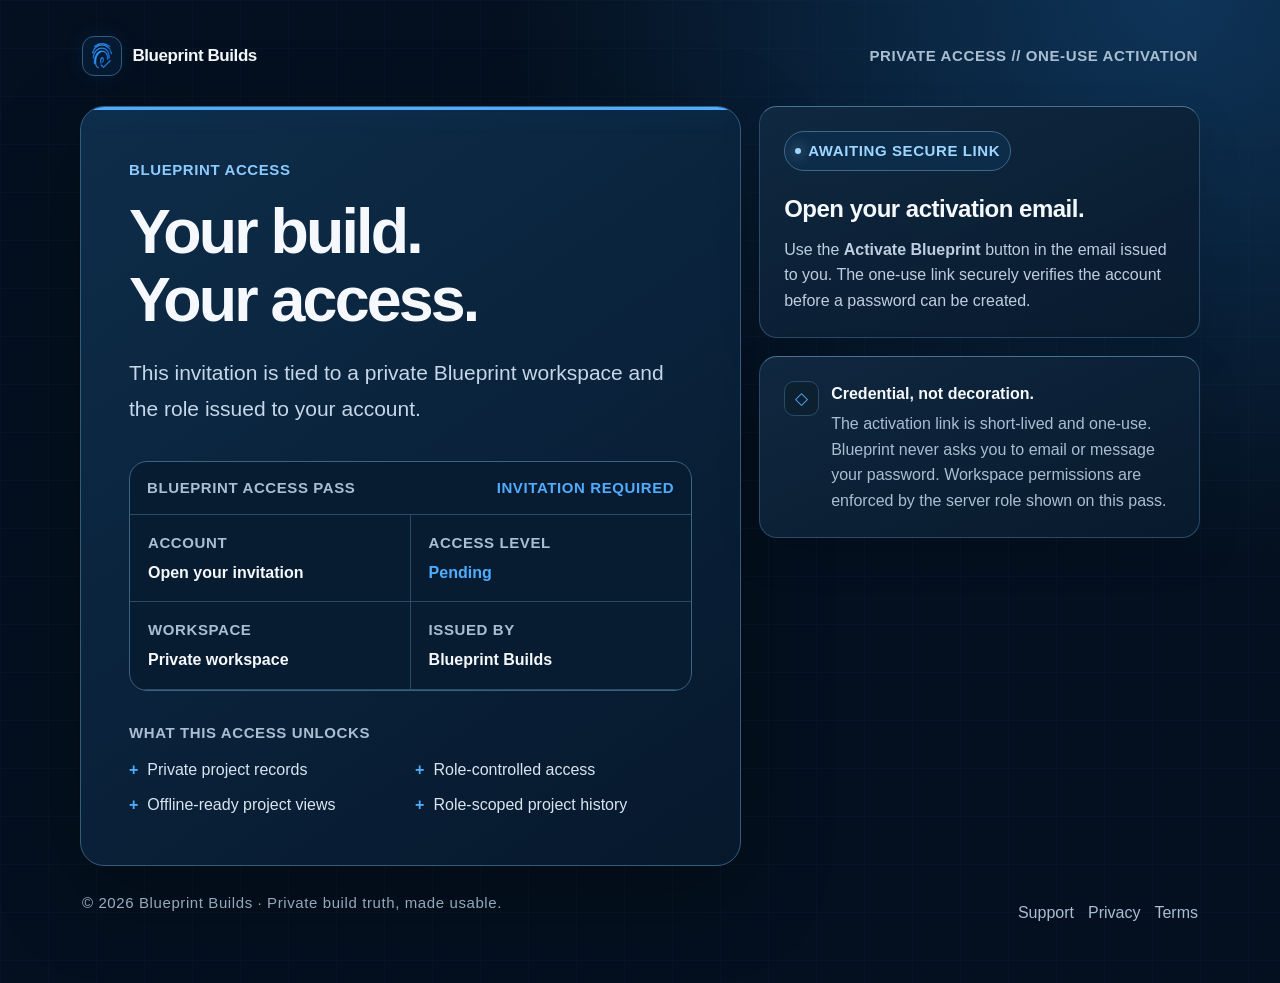
<file: invite/index.html>
<!doctype html>
<html lang="en-AU">
<head>
  <meta charset="utf-8">
  <meta name="viewport" content="width=device-width, initial-scale=1, viewport-fit=cover">
  <title>Activate your Blueprint access — Blueprint Builds</title>
  <meta name="description" content="Activate private Blueprint Builds workspace access.">
  <meta name="robots" content="noindex,nofollow,noarchive">
  <meta name="referrer" content="no-referrer">
  <link rel="canonical" href="https://blueprintbuilds.app/invite/">
  <link rel="stylesheet" href="/invite/invite.css?v=20260910-onboarding">
<link rel="stylesheet" href="/assets/blueprint-readability-v1.css">
<link rel="icon" sizes="16x16" href="/assets/icons/fingerprint-16.png" type="image/png">
<link rel="icon" sizes="32x32" href="/assets/icons/fingerprint-32.png" type="image/png">
<link rel="icon" sizes="48x48" href="/assets/icons/fingerprint-48.png" type="image/png">
<link rel="apple-touch-icon" sizes="180x180" href="/apple-touch-icon.png">
<link rel="stylesheet" href="/assets/blueprint-system-v1.css">
<meta name="theme-color" content="#04101f">
</head>
<body class="bp-readable bp-invitation" data-bpb-system="signature-v1" data-bpb-surface="access">
  <div class="shell">
    <header class="topbar">
      <a class="brand" href="/"><span class="bp-brand-symbol" aria-hidden="true"><img src="/assets/blueprint-fingerprint.png" width="40" height="40" alt=""></span><span>Blueprint Builds</span></a>
      <div class="secure">Private access // one-use activation</div>
    </header>

    <main class="activation">
      <section class="hero" id="hero">
        <div class="accent-bar"></div>
        <div class="hero-inner">
          <p class="eyebrow" id="role-eyebrow">BLUEPRINT ACCESS</p>
          <h1 id="hero-title">Your build.<br>Your access.</h1>
          <p class="lede" id="hero-copy">This invitation is tied to a private Blueprint workspace and the role issued to your account.</p>

          <div class="pass" aria-label="Blueprint access pass">
            <div class="pass-head"><span>BLUEPRINT ACCESS PASS</span><span class="pass-id" id="pass-state">INVITATION REQUIRED</span></div>
            <div class="pass-grid">
              <div class="pass-cell"><span class="pass-label">ACCOUNT</span><span class="pass-value" id="pass-email">Open your invitation</span></div>
              <div class="pass-cell"><span class="pass-label">ACCESS LEVEL</span><span class="pass-value role" id="pass-role">Pending</span></div>
              <div class="pass-cell"><span class="pass-label">WORKSPACE</span><span class="pass-value" id="pass-workspace">Private workspace</span></div>
              <div class="pass-cell"><span class="pass-label">ISSUED BY</span><span class="pass-value" id="pass-inviter">Blueprint Builds</span></div>
            </div>
          </div>

          <div class="unlock">
            <p class="unlock-label">WHAT THIS ACCESS UNLOCKS</p>
            <div class="unlock-grid" id="unlock-grid">
              <div class="unlock-item">Private project records</div><div class="unlock-item">Role-controlled access</div><div class="unlock-item">Offline-ready project views</div><div class="unlock-item">Role-scoped project history</div>
            </div>
          </div>
        </div>
      </section>

      <aside class="side">
        <section class="card" id="panel-wait">
          <div class="state-tag"><span class="state-dot"></span>AWAITING SECURE LINK</div>
          <h2>Open your activation email.</h2>
          <p class="hint">Use the <strong>Activate Blueprint</strong> button in the email issued to you. The one-use link securely verifies the account before a password can be created.</p>
        </section>

        <section class="card hidden" id="panel-gate">
          <div class="state-tag"><span class="state-dot"></span>ACCESS PASS RECEIVED</div>
          <h2>Continue to verification.</h2>
          <p class="hint">Your secure invitation is ready. Continue to verify your account, then choose the password you will use in Blueprint Builds.</p>
          <button class="btn" id="continue" type="button">CONTINUE SECURELY →</button>
        </section>


        <section class="card hidden" id="panel-checking" aria-live="polite">
          <div class="state-tag"><span class="state-dot"></span>CHECKING YOUR INVITATION</div>
          <h2>Verifying your account.</h2>
          <p class="hint">Keep this page open while we check your secure link.</p>
        </section>

        <section class="card hidden" id="panel-network" aria-live="polite">
          <div class="state-tag"><span class="state-dot"></span>VERIFICATION PAUSED</div>
          <h2>Let’s reconnect.</h2>
          <p class="hint">We could not reach Blueprint to verify your account. Check your connection, then try again here. Keep this page open so you can continue with the same link.</p>
          <button class="btn" id="retry-verification" type="button">TRY VERIFICATION AGAIN →</button>
        </section>

        <section class="card hidden" id="panel-expired">
          <div class="state-tag"><span class="state-dot"></span>LINK CLOSED</div>
          <h2>This link is no longer available.</h2>
          <p class="hint">This one-use activation link may have expired or already been used. Existing accounts can sign in below; you do not need to reopen an old invitation for each visit. For first-time activation, ask your inviter for a fresh link.</p>
          <a class="btn" href="/workspace/">SIGN IN TO BLUEPRINT</a>
          <a class="btn secondary" href="/support/">GET HELP WITH ACCESS</a>
        </section>

        <section class="card hidden" id="panel-form">
          <div class="state-tag"><span class="state-dot"></span>IDENTITY VERIFIED</div>
          <h2 id="form-title">Secure your account.</h2>
          <p class="hint" id="who">Your invitation has been verified. Choose the password you will use to sign in to Blueprint Builds.</p>
          <form id="form">
            <label class="field"><span>New password</span><input autocomplete="new-password" id="password" minlength="8" required type="password"></label>
            <label class="field"><span>Confirm password</span><input autocomplete="new-password" id="confirm" minlength="8" required type="password"></label>
            <button class="btn" id="submit" type="submit">ACTIVATE BLUEPRINT →</button>
          </form>
          <p class="status" id="form-status" aria-live="polite"></p>
        </section>

        <section class="card hidden" id="panel-done">
          <div class="done-mark">✓</div>
          <h2 id="done-title">Access activated.</h2>
          <p class="hint" id="done-copy">Your Blueprint account is ready. Sign in with the email address on this access pass and the password you just created.</p>
          <p class="hint next-step">Already have Blueprint Builds installed? Open the app and sign in. You can also continue on the web.</p>
          <a class="btn secondary" href="/workspace/">OPEN BLUEPRINT ON THE WEB</a>
        </section>

        <section class="card">
          <div class="security"><div class="shield">◇</div><div><strong>Credential, not decoration.</strong><p>The activation link is short-lived and one-use. Blueprint never asks you to email or message your password. Workspace permissions are enforced by the server role shown on this pass.</p></div></div>
        </section>
      </aside>
    </main>

    <footer class="footer"><div>© 2026 Blueprint Builds · Private build truth, made usable.</div><div class="footer-links"><a href="/support/">Support</a><a href="/privacy/">Privacy</a><a href="/terms/">Terms</a></div></footer>
  </div>
  <script type="module" src="/invite/activate.js?v=20260910-onboarding"></script>
</body>
</html>
</file>
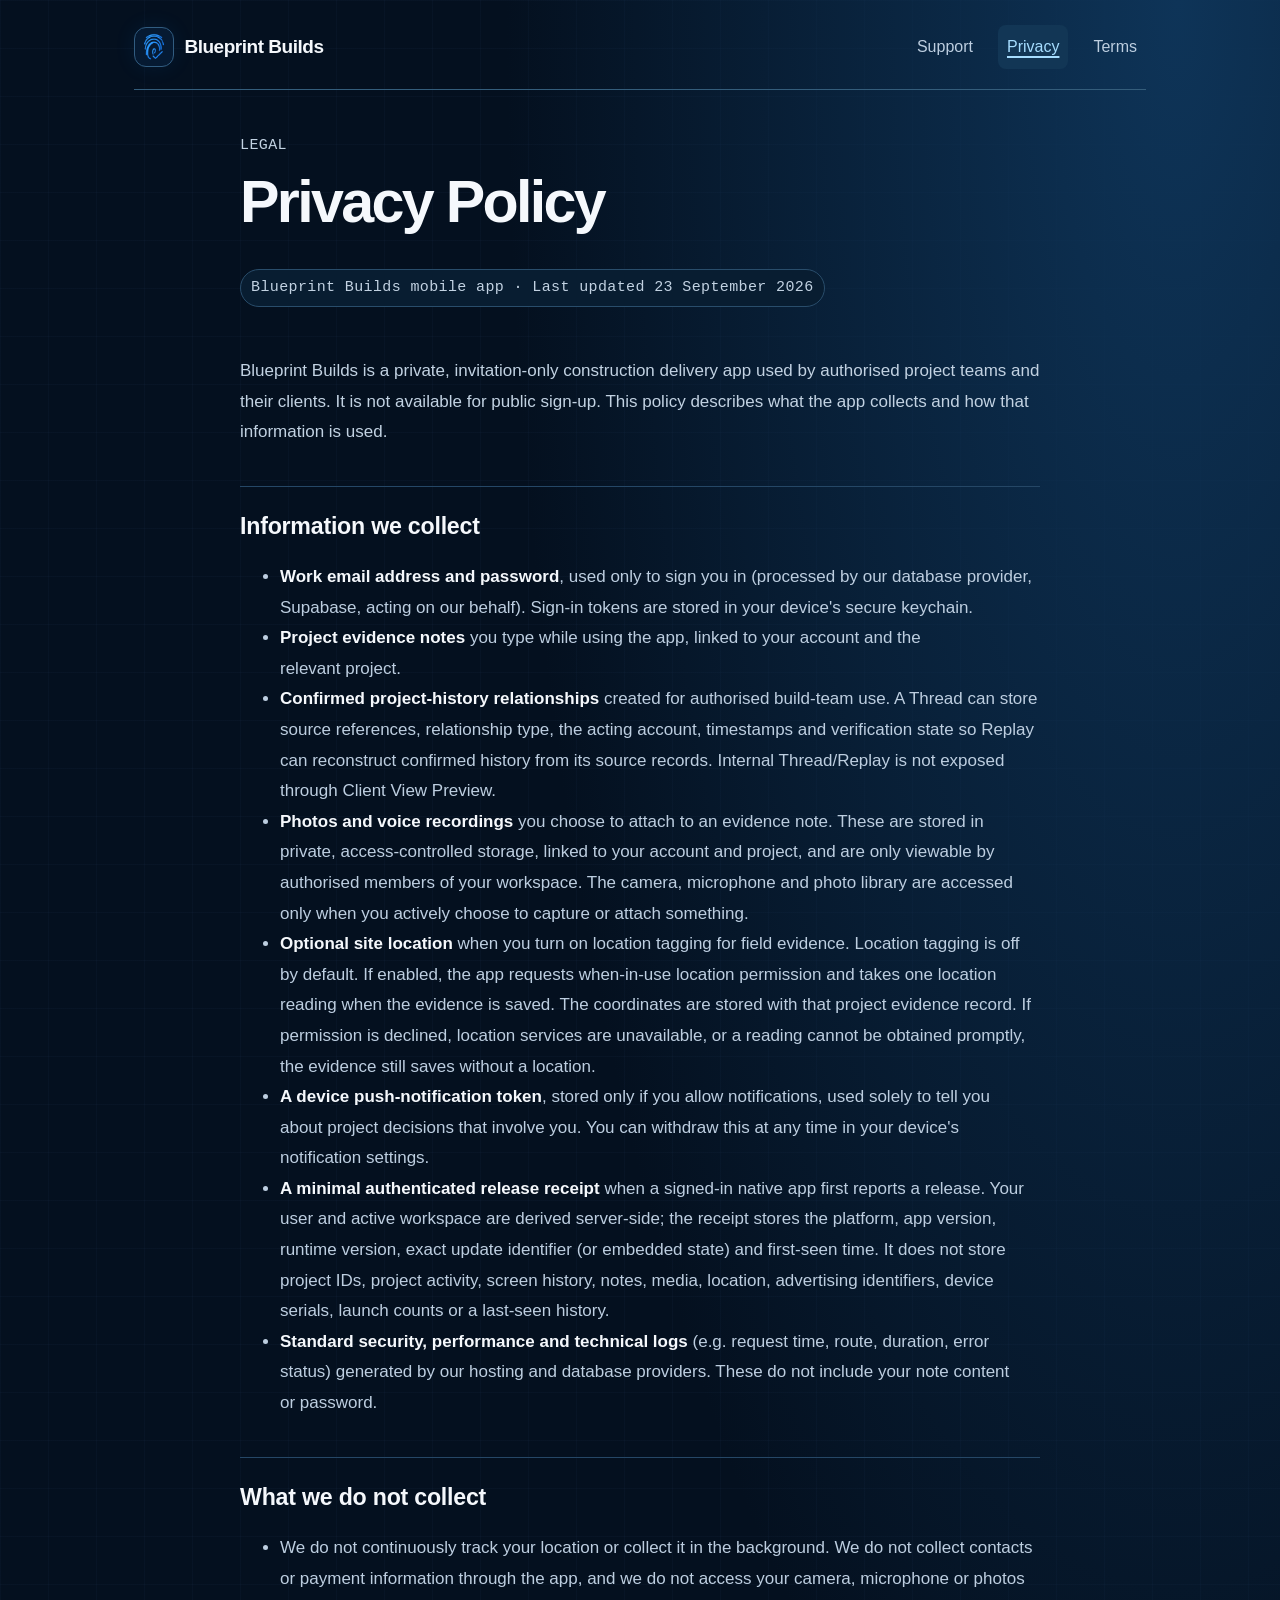
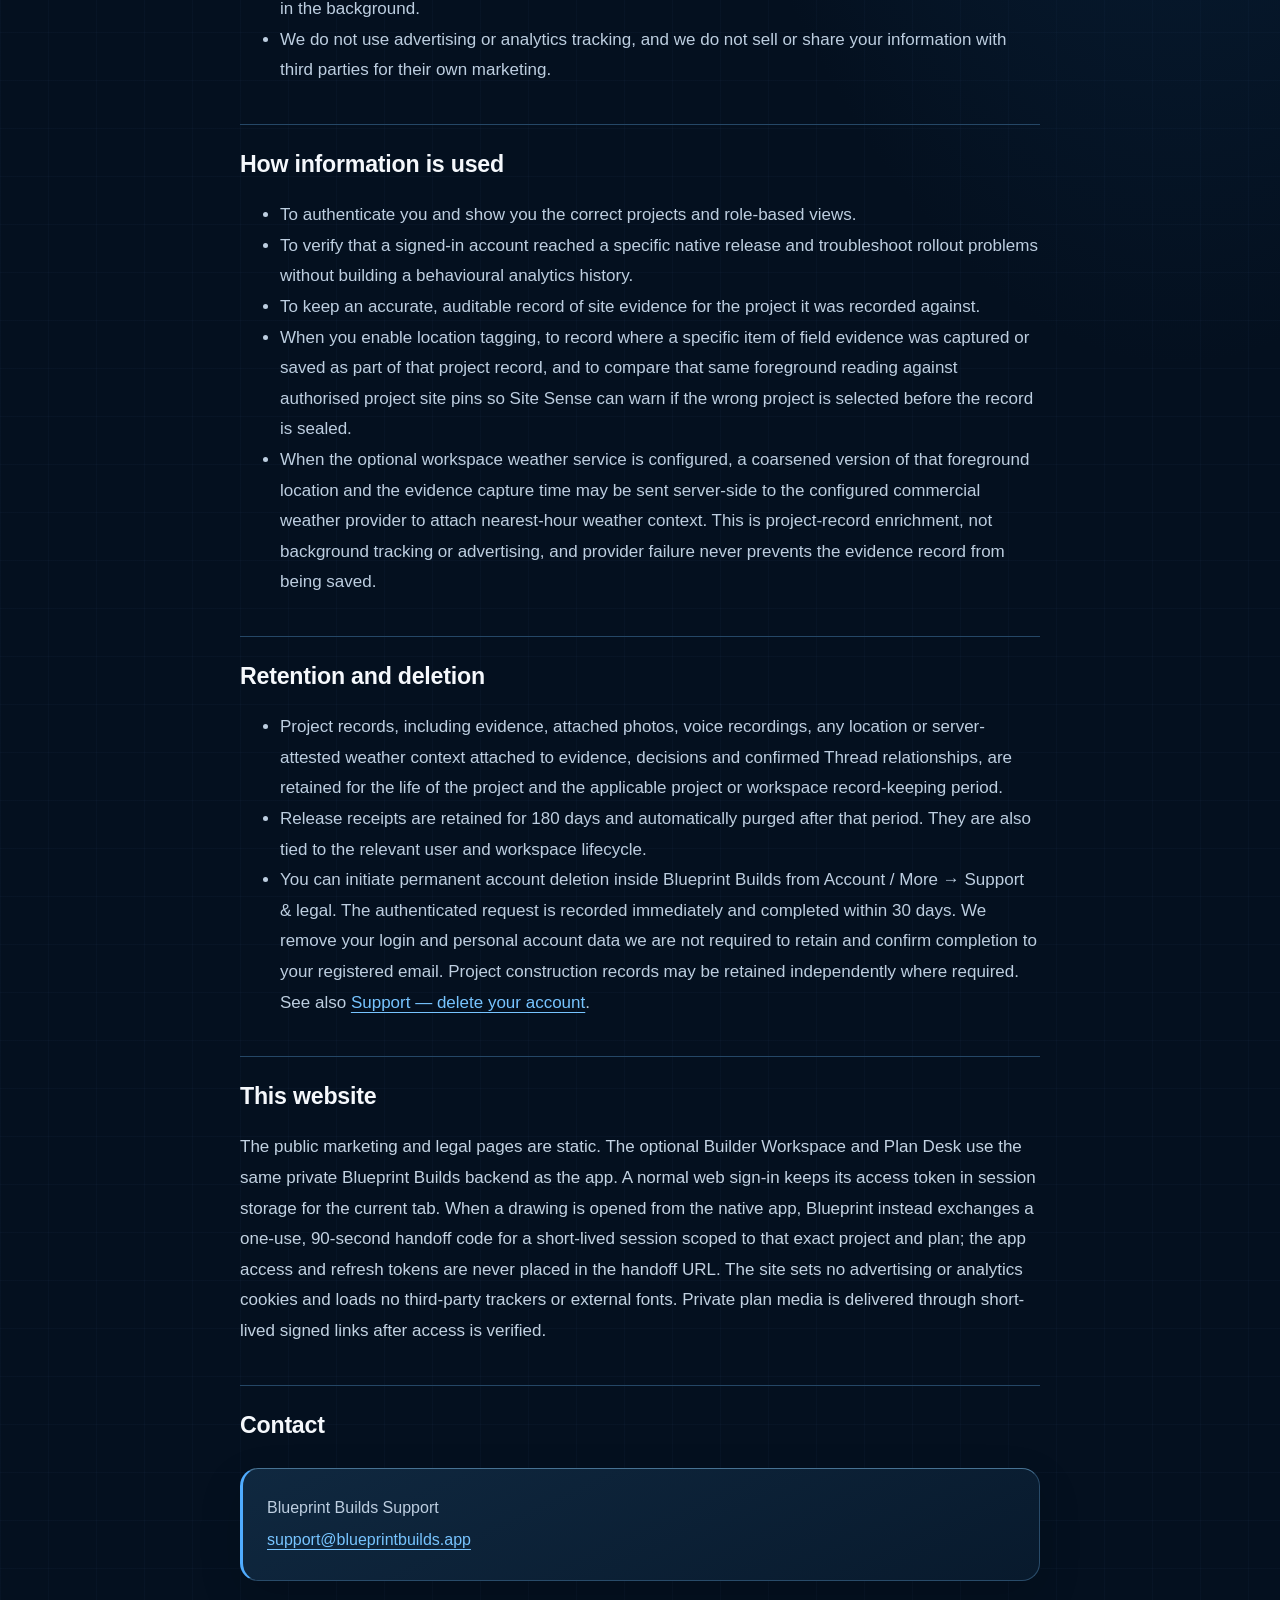
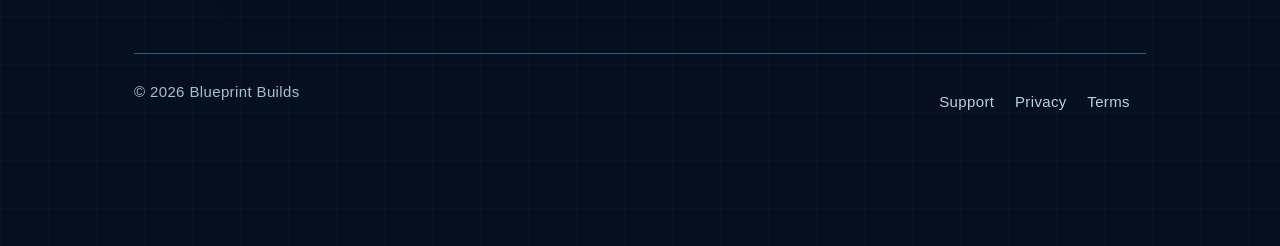
<file: privacy/index.html>
<!doctype html>
<html lang="en-AU">
<head>
  <meta charset="utf-8">
  <meta name="viewport" content="width=device-width, initial-scale=1">
  <title>Privacy Policy — Blueprint Builds</title>
  <meta name="description" content="Privacy policy for the Blueprint Builds mobile app: what we collect, what we never collect, and how to request deletion.">
  <link rel="stylesheet" href="/styles.css">
<link rel="stylesheet" href="/assets/blueprint-readability-v1.css">
<link rel="icon" sizes="16x16" href="/assets/icons/fingerprint-16.png" type="image/png">
<link rel="icon" sizes="32x32" href="/assets/icons/fingerprint-32.png" type="image/png">
<link rel="icon" sizes="48x48" href="/assets/icons/fingerprint-48.png" type="image/png">
<link rel="apple-touch-icon" sizes="180x180" href="/apple-touch-icon.png">
<link rel="stylesheet" href="/assets/blueprint-system-v1.css">
<meta name="theme-color" content="#04101f">
</head>
<body class="bp-readable bp-functional" data-bpb-system="signature-v1" data-bpb-surface="reading">
  <div class="wrap">
    <header class="site">
      <a class="brand" href="/"><span class="bp-brand-symbol" aria-hidden="true"><img src="/assets/blueprint-fingerprint.png" width="40" height="40" alt=""></span> Blueprint Builds</a>
      <nav class="site">
        <a href="/support/">Support</a>
        <a href="/privacy/" aria-current="page">Privacy</a>
        <a href="/terms/">Terms</a>
      </nav>
    </header>

    <main>
      <p class="kicker">Legal</p>
      <h1>Privacy Policy</h1>
      <p class="updated">Blueprint Builds mobile app · Last updated 23 September 2026</p>

      <p>Blueprint Builds is a private, invitation-only construction delivery app used by authorised project teams and their clients. It is not available for public sign-up. This policy describes what the app collects and how that information is used.</p>

      <h2>Information we collect</h2>
      <ul>
        <li><strong>Work email address and password</strong>, used only to sign you in (processed by our database provider, Supabase, acting on our behalf). Sign-in tokens are stored in your device's secure keychain.</li>
        <li><strong>Project evidence notes</strong> you type while using the app, linked to your account and the relevant project.</li>
        <li><strong>Confirmed project-history relationships</strong> created for authorised build-team use. A Thread can store source references, relationship type, the acting account, timestamps and verification state so Replay can reconstruct confirmed history from its source records. Internal Thread/Replay is not exposed through Client View Preview.</li>
        <li><strong>Photos and voice recordings</strong> you choose to attach to an evidence note. These are stored in private, access-controlled storage, linked to your account and project, and are only viewable by authorised members of your workspace. The camera, microphone and photo library are accessed only when you actively choose to capture or attach something.</li>
        <li><strong>Optional site location</strong> when you turn on location tagging for field evidence. Location tagging is off by default. If enabled, the app requests when-in-use location permission and takes one location reading when the evidence is saved. The coordinates are stored with that project evidence record. If permission is declined, location services are unavailable, or a reading cannot be obtained promptly, the evidence still saves without a location.</li>
        <li><strong>A device push-notification token</strong>, stored only if you allow notifications, used solely to tell you about project decisions that involve you. You can withdraw this at any time in your device's notification settings.</li>
        <li><strong>A minimal authenticated release receipt</strong> when a signed-in native app first reports a release. Your user and active workspace are derived server-side; the receipt stores the platform, app version, runtime version, exact update identifier (or embedded state) and first-seen time. It does not store project IDs, project activity, screen history, notes, media, location, advertising identifiers, device serials, launch counts or a last-seen history.</li>
        <li><strong>Standard security, performance and technical logs</strong> (e.g. request time, route, duration, error status) generated by our hosting and database providers. These do not include your note content or password.</li>
      </ul>

      <h2>What we do not collect</h2>
      <ul>
        <li>We do not continuously track your location or collect it in the background. We do not collect contacts or payment information through the app, and we do not access your camera, microphone or photos in the background.</li>
        <li>We do not use advertising or analytics tracking, and we do not sell or share your information with third parties for their own marketing.</li>
      </ul>

      <h2>How information is used</h2>
      <ul>
        <li>To authenticate you and show you the correct projects and role-based views.</li>
        <li>To verify that a signed-in account reached a specific native release and troubleshoot rollout problems without building a behavioural analytics history.</li>
        <li>To keep an accurate, auditable record of site evidence for the project it was recorded against.</li>
        <li>When you enable location tagging, to record where a specific item of field evidence was captured or saved as part of that project record, and to compare that same foreground reading against authorised project site pins so Site Sense can warn if the wrong project is selected before the record is sealed.</li>
        <li>When the optional workspace weather service is configured, a coarsened version of that foreground location and the evidence capture time may be sent server-side to the configured commercial weather provider to attach nearest-hour weather context. This is project-record enrichment, not background tracking or advertising, and provider failure never prevents the evidence record from being saved.</li>
      </ul>

      <h2>Retention and deletion</h2>
      <ul>
        <li>Project records, including evidence, attached photos, voice recordings, any location or server-attested weather context attached to evidence, decisions and confirmed Thread relationships, are retained for the life of the project and the applicable project or workspace record-keeping period.</li>
        <li>Release receipts are retained for 180 days and automatically purged after that period. They are also tied to the relevant user and workspace lifecycle.</li>
        <li>You can initiate permanent account deletion inside Blueprint Builds from Account / More → Support &amp; legal. The authenticated request is recorded immediately and completed within 30 days. We remove your login and personal account data we are not required to retain and confirm completion to your registered email. Project construction records may be retained independently where required. See also <a href="/support/">Support — delete your account</a>.</li>
      </ul>

      <h2>This website</h2>
      <p>The public marketing and legal pages are static. The optional Builder Workspace and Plan Desk use the same private Blueprint Builds backend as the app. A normal web sign-in keeps its access token in session storage for the current tab. When a drawing is opened from the native app, Blueprint instead exchanges a one-use, 90-second handoff code for a short-lived session scoped to that exact project and plan; the app access and refresh tokens are never placed in the handoff URL. The site sets no advertising or analytics cookies and loads no third-party trackers or external fonts. Private plan media is delivered through short-lived signed links after access is verified.</p>

      <h2>Contact</h2>
      <div class="contact-block">
        <p>Blueprint Builds Support</p>
        <p><a href="mailto:support@blueprintbuilds.app">support@blueprintbuilds.app</a></p>
      </div>
    </main>

    <footer class="site">
      <div>© 2026 Blueprint Builds</div>
      <div>
        <a href="/support/">Support</a>
        <a href="/privacy/">Privacy</a>
        <a href="/terms/">Terms</a>
      </div>
    </footer>
  </div>
</body>
</html>
</file>
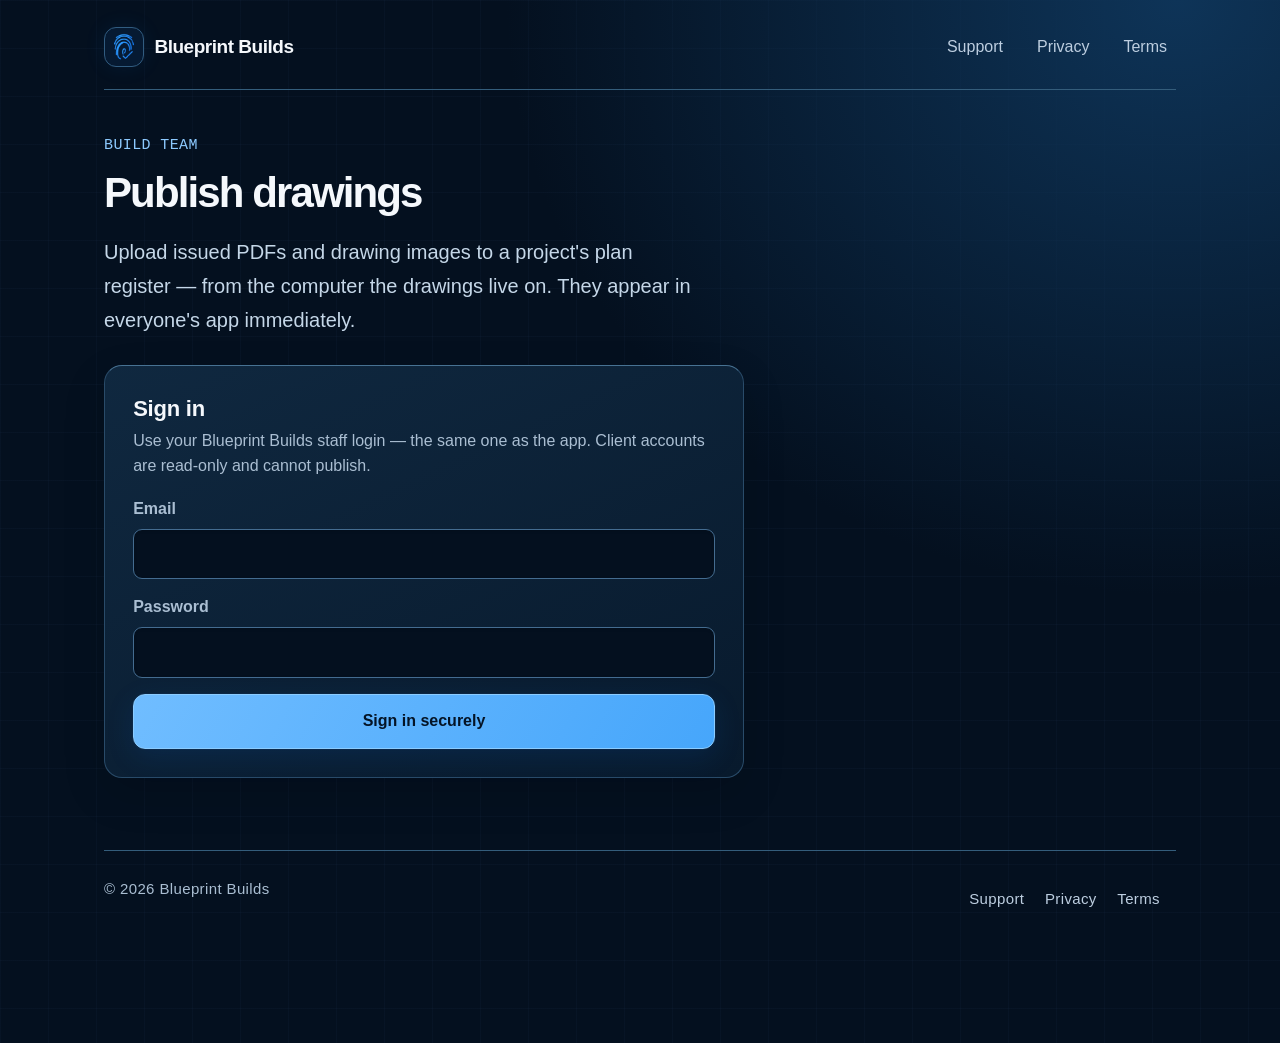
<file: publish/index.html>
<!doctype html>
<html lang="en-AU">
<head>
  <meta charset="utf-8">
  <meta name="viewport" content="width=device-width, initial-scale=1">
  <title>Publish drawings — Blueprint Builds</title>
  <meta name="description" content="Build-team tool: publish PDF and image drawings to a Blueprint Builds project from your computer.">
  <meta name="robots" content="noindex">
  <link rel="stylesheet" href="/styles.css">
<link rel="stylesheet" href="/assets/blueprint-readability-v1.css">
<link rel="icon" sizes="16x16" href="/assets/icons/fingerprint-16.png" type="image/png">
<link rel="icon" sizes="32x32" href="/assets/icons/fingerprint-32.png" type="image/png">
<link rel="icon" sizes="48x48" href="/assets/icons/fingerprint-48.png" type="image/png">
<link rel="apple-touch-icon" sizes="180x180" href="/apple-touch-icon.png">
<link rel="stylesheet" href="/assets/blueprint-system-v1.css">
<meta name="theme-color" content="#04101f">
</head>
<body class="bp-readable bp-functional" data-bpb-system="signature-v1" data-bpb-surface="access">
  <div class="wrap">
    <header class="site">
      <a class="brand" href="/"><span class="bp-brand-symbol" aria-hidden="true"><img src="/assets/blueprint-fingerprint.png" width="40" height="40" alt=""></span> Blueprint Builds</a>
      <nav class="site">
        <a href="/support/">Support</a>
        <a href="/privacy/">Privacy</a>
        <a href="/terms/">Terms</a>
      </nav>
    </header>

    <main>
      <p class="kicker">Build team</p>
      <h1>Publish drawings</h1>
      <p class="lede">Upload issued PDFs and drawing images to a project's plan register — from the computer the drawings live on. They appear in everyone's app immediately.</p>

      <div class="panel" id="panel-signin">
        <h2>Sign in</h2>
        <p class="hint">Use your Blueprint Builds staff login — the same one as the app. Client accounts are read-only and cannot publish.</p>
        <form id="signin-form">
          <label class="field"><span>Email</span>
            <input autocomplete="username" id="email" required type="email">
          </label>
          <label class="field"><span>Password</span>
            <input autocomplete="current-password" id="password" required type="password">
          </label>
          <button class="btn" id="signin-submit" type="submit">Sign in securely</button>
        </form>
        <p class="status" id="signin-status"></p>
      </div>

      <div class="session-bar" id="session-bar" hidden>
        <div>Signed in as <b id="session-name"></b> · <span id="session-workspace"></span></div>
        <button class="btn quiet" id="signout" type="button">Sign out</button>
      </div>

      <div class="panel" id="panel-upload" hidden>
        <h2>Publish to the plan register</h2>
        <p class="hint">PDF, JPG, PNG, WEBP or HEIC · up to 50MB each. The file name becomes the drawing title. PDFs are also rendered to per-sheet images here in your browser, so the team can open and mark them up inside the app.</p>
        <form id="upload-form">
          <label class="field"><span>Project</span>
            <select id="project"></select>
          </label>
          <label class="field"><span>Discipline</span>
            <select id="discipline">
              <option>Architectural</option><option>Structural</option><option>Civil</option>
              <option>Services</option><option>Landscape</option><option>Survey</option>
              <option selected>Other</option>
            </select>
          </label>
          <label class="field"><span>Status in the set</span>
            <select id="status">
              <option value="current" selected>Current — the issue the field works from</option>
              <option value="review">Review — in coordination, not yet issued</option>
              <option value="superseded">Superseded — kept on record</option>
            </select>
          </label>
          <label class="field"><span>Revision (optional, e.g. P1 or C)</span>
            <input id="revision" maxlength="40" type="text">
          </label>
          <label class="field"><span>Drawing files</span>
            <input accept=".pdf,.png,.jpg,.jpeg,.webp,.heic" id="files" multiple required type="file">
          </label>
          <button class="btn" id="publish" type="submit">Publish drawings</button>
        </form>
        <ul class="file-list" id="file-list"></ul>
        <p class="status" id="upload-status"></p>
      </div>
    </main>

    <footer class="site">
      <div>© 2026 Blueprint Builds</div>
      <div>
        <a href="/support/">Support</a>
        <a href="/privacy/">Privacy</a>
        <a href="/terms/">Terms</a>
      </div>
    </footer>
  </div>

  <!-- Self-hosted pdf.js 4.x (legacy minified ESM): renders each PDF page to
       a PNG at publish time. No external requests — the site principle holds.
       4.x is an ES module, so a tiny module shim hangs it on window.pdfjsLib
       for the classic script below and pins the worker. -->
  <script type="module">
    import * as pdfjsLib from '/assets/pdfjs/pdf.min.js';
    pdfjsLib.GlobalWorkerOptions.workerSrc = '/assets/pdfjs/pdf.worker.min.js';
    window.pdfjsLib = pdfjsLib;
    window.dispatchEvent(new Event('pdfjs-ready'));
  </script>
  <script>
  (function () {
    'use strict';
    var SUPABASE_URL = 'https://mxjuknqwzbvvmmdrvkql.supabase.co';
    // Publishable key: safe to embed, it grants nothing without a user session.
    var PUBLISHABLE_KEY = 'sb_publishable_NuXysCFLmpv66WEOx0YFQg__GTwZz4K';
    var MAX_BYTES = 52428800;
    var MIME_BY_EXT = { pdf: 'application/pdf', png: 'image/png', jpg: 'image/jpeg', jpeg: 'image/jpeg', webp: 'image/webp', heic: 'image/heic' };
    var STAFF_ROLES = ['Owner', 'Project manager', 'Site lead'];
    var SHARED_SESSION_KEY = 'blueprint.workspace.session.v1';

    var session = null; // { token, name, workspaceId, workspaceName }

    function normaliseTokens(tokens) {
      if (!tokens || typeof tokens !== 'object' || typeof tokens.access_token !== 'string' || !tokens.access_token) return null;
      var seconds = Number(tokens.expires_in);
      var expiresAt = Number(tokens.expires_at) || (Number.isFinite(seconds) && seconds > 0 ? Math.floor(Date.now() / 1000) + seconds : 0);
      return { access_token: tokens.access_token, refresh_token: typeof tokens.refresh_token === 'string' ? tokens.refresh_token : '', expires_at: expiresAt };
    }
    function readSharedTokens() {
      try { return normaliseTokens(JSON.parse(localStorage.getItem(SHARED_SESSION_KEY) || 'null')); } catch (_) { return null; }
    }
    function saveSharedTokens(tokens) {
      var value = normaliseTokens(tokens);
      if (!value) return null;
      try { localStorage.setItem(SHARED_SESSION_KEY, JSON.stringify(value)); } catch (_) {}
      return value;
    }
    function clearSharedTokens() {
      try { localStorage.removeItem(SHARED_SESSION_KEY); } catch (_) {}
    }
    function validSharedToken(force) {
      var tokens = readSharedTokens();
      if (!tokens) return Promise.resolve('');
      var remaining = tokens.expires_at ? tokens.expires_at - Math.floor(Date.now() / 1000) : 0;
      if (!force && (!tokens.expires_at || remaining > 90)) return Promise.resolve(tokens.access_token);
      if (!tokens.refresh_token) return Promise.resolve(tokens.access_token);
      return fetch(SUPABASE_URL + '/auth/v1/token?grant_type=refresh_token', {
        method: 'POST', headers: { apikey: PUBLISHABLE_KEY, 'Content-Type': 'application/json' },
        body: JSON.stringify({ refresh_token: tokens.refresh_token }), cache: 'no-store', referrerPolicy: 'no-referrer',
      }).then(function (response) {
        if (!response.ok) {
          if ([400, 401, 403].indexOf(response.status) !== -1) clearSharedTokens();
          throw new Error('Your Blueprint session could not be renewed.');
        }
        var data = response.json();
        return data;
      }).then(function (next) {
        var saved = saveSharedTokens(next);
        if (!saved) throw new Error('Blueprint returned an unusable refreshed session.');
        return saved.access_token;
      });
    }

    function el(id) { return document.getElementById(id); }
    function status(id, kind, text) {
      var node = el(id);
      node.className = kind ? 'status show ' + kind : 'status';
      node.textContent = text || '';
    }

    function api(path, options) {
      function send(token) {
        var requestOptions = Object.assign({}, options || {});
        requestOptions.headers = Object.assign({ apikey: PUBLISHABLE_KEY }, (options && options.headers) || {});
        if (token) requestOptions.headers.Authorization = 'Bearer ' + token;
        return fetch(SUPABASE_URL + path, requestOptions);
      }
      return validSharedToken(false).then(function (token) {
        if (!token && session && session.token) token = session.token;
        if (token) session = Object.assign({}, session || {}, { token: token });
        return send(token).then(function (response) {
          if (response.status !== 401) return response;
          return validSharedToken(true).then(function (fresh) {
            if (!fresh || fresh === token) return response;
            session = Object.assign({}, session || {}, { token: fresh });
            return send(fresh);
          });
        });
      });
    }

    function readError(response, fallback) {
      return response.json().catch(function () { return {}; }).then(function (body) {
        if (response.status === 401) return 'The session expired — sign in again.';
        if (response.status === 403 || (body && body.code === '42501')) {
          return 'This account cannot publish drawings. Only build-team logins can.';
        }
        return (body && (body.message || body.msg || body.error_description)) || fallback;
      });
    }

    el('signin-form').addEventListener('submit', function (event) {
      event.preventDefault();
      var button = el('signin-submit');
      button.disabled = true;
      status('signin-status', 'busy', 'Checking your staff access…');

      fetch(SUPABASE_URL + '/auth/v1/token?grant_type=password', {
        method: 'POST',
        headers: { apikey: PUBLISHABLE_KEY, 'Content-Type': 'application/json' },
        body: JSON.stringify({ email: el('email').value.trim(), password: el('password').value }),
      }).then(function (response) {
        if (!response.ok) {
          return response.json().catch(function () { return {}; }).then(function (body) {
            throw new Error(body.error_description || body.msg || 'Check the email and password and try again.');
          });
        }
        return response.json();
      }).then(function (tokens) {
        var saved = saveSharedTokens(tokens);
        session = { token: saved ? saved.access_token : tokens.access_token };
        return api('/rest/v1/rpc/blueprint_mobile_session', {
          method: 'POST', headers: { 'Content-Type': 'application/json' }, body: '{}',
        });
      }).then(function (response) {
        if (!response.ok) throw new Error('This account is not assigned to a Blueprint Builds workspace.');
        return response.json();
      }).then(function (data) {
        if (!data || STAFF_ROLES.indexOf(data.role) === -1) {
          session = null;
          throw new Error('This is a client login. Client accounts are read-only — publishing needs a build-team login.');
        }
        session.name = data.user && data.user.name ? data.user.name : 'Build team';
        session.workspaceId = data.workspace.id;
        session.workspaceName = data.workspace.name;
        return api('/rest/v1/rpc/blueprint_mobile_projects', {
          method: 'POST', headers: { 'Content-Type': 'application/json' }, body: '{}',
        });
      }).then(function (response) {
        if (!response.ok) throw new Error('Projects could not be loaded. Try again.');
        return response.json();
      }).then(function (projects) {
        var select = el('project');
        select.innerHTML = '';
        (projects || []).forEach(function (project) {
          var option = document.createElement('option');
          option.value = project.id;
          option.textContent = project.name;
          select.appendChild(option);
        });
        if (!select.options.length) throw new Error('No projects are assigned to this account yet.');

        el('session-name').textContent = session.name;
        el('session-workspace').textContent = session.workspaceName;
        el('panel-signin').hidden = true;
        el('session-bar').hidden = false;
        el('panel-upload').hidden = false;
        el('password').value = '';
        status('signin-status', null, '');
        button.disabled = false;
      }).catch(function (reason) {
        session = null;
        status('signin-status', 'err', reason && reason.message ? reason.message : 'Sign-in failed. Try again.');
        button.disabled = false;
      });
    });

    el('signout').addEventListener('click', function () {
      clearSharedTokens();
      session = null;
      el('panel-signin').hidden = false;
      el('session-bar').hidden = true;
      el('panel-upload').hidden = true;
      el('file-list').innerHTML = '';
      status('upload-status', null, '');
    });

    function restorePublisherSession() {
      if (!readSharedTokens()) return;
      status('signin-status', 'busy', 'Restoring your Blueprint session…');
      validSharedToken(false).then(function (token) {
        if (!token) return null;
        session = { token: token };
        return api('/rest/v1/rpc/blueprint_mobile_session', {
          method: 'POST', headers: { 'Content-Type': 'application/json' }, body: '{}',
        });
      }).then(function (response) {
        if (!response) return null;
        if (!response.ok) {
          if (response.status === 401) clearSharedTokens();
          throw new Error('Your saved Blueprint session could not be verified.');
        }
        return response.json();
      }).then(function (data) {
        if (!data) return null;
        if (STAFF_ROLES.indexOf(data.role) === -1) {
          session = null;
          status('signin-status', 'err', 'This account is read-only. Publishing needs a build-team login.');
          return null;
        }
        session.name = data.user && data.user.name ? data.user.name : 'Build team';
        session.workspaceId = data.workspace.id;
        session.workspaceName = data.workspace.name;
        return api('/rest/v1/rpc/blueprint_mobile_projects', {
          method: 'POST', headers: { 'Content-Type': 'application/json' }, body: '{}',
        });
      }).then(function (response) {
        if (!response) return null;
        if (!response.ok) throw new Error('Projects could not be loaded. Try again.');
        return response.json();
      }).then(function (projects) {
        if (!projects) return;
        var select = el('project');
        select.innerHTML = '';
        (projects || []).forEach(function (project) {
          var option = document.createElement('option');
          option.value = project.id;
          option.textContent = project.name;
          select.appendChild(option);
        });
        if (!select.options.length) throw new Error('No projects are assigned to this account yet.');
        el('session-name').textContent = session.name;
        el('session-workspace').textContent = session.workspaceName;
        el('panel-signin').hidden = true;
        el('session-bar').hidden = false;
        el('panel-upload').hidden = false;
        status('signin-status', null, '');
      }).catch(function (reason) {
        session = null;
        if (readSharedTokens()) status('signin-status', 'err', 'Your sign-in is still saved. Reconnect and reload this page.');
        else status('signin-status', 'err', reason && reason.message ? reason.message : 'Sign in again to publish drawings.');
      });
    }

    function titleFromName(name) {
      var stem = name.replace(/\.[^.]+$/, '').replace(/[_-]+/g, ' ').replace(/\s+/g, ' ').trim();
      return (stem || 'Drawing').slice(0, 200);
    }

    var MAX_SHEETS = 40;          // markup canvases per PDF; beyond this the PDF still publishes
    var SHEET_LONG_EDGE = 2200;   // target raster size — crisp on tablets without absurd uploads

    // pdf.js 4.x loads as a module (see the shim above), so it may not be on
    // window yet when a fast user hits Publish. Wait briefly for the ready
    // event — but never hang publishing on it; a PDF publishes fine without
    // rasters if the module is slow or absent.
    function whenPdfjs() {
      if (window.pdfjsLib) return Promise.resolve(window.pdfjsLib);
      return new Promise(function (resolve) {
        var settled = false;
        function finish() { if (settled) return; settled = true; resolve(window.pdfjsLib || null); }
        window.addEventListener('pdfjs-ready', finish, { once: true });
        setTimeout(finish, 5000);
      });
    }

    // Resolves { sheets, note } — sheets is null when rasterising is not
    // possible, and note says why in the words the final row will show.
    function renderPdfSheets(file, onProgress) {
      return whenPdfjs().then(function (lib) {
        if (!lib) return { sheets: null, note: 'sheets could not be rendered in this browser' };
        var doc = null;
        return file.arrayBuffer().then(function (buffer) {
          // isEvalSupported:false closes the eval path a hostile PDF font could
          // reach (the CVE-2024-4367 class) — defence in depth beside the bump.
          return lib.getDocument({ data: buffer, isEvalSupported: false }).promise;
        }).then(function (pdf) {
          doc = pdf;
          if (pdf.numPages > MAX_SHEETS) {
            return { sheets: null, note: pdf.numPages + ' sheets is over the ' + MAX_SHEETS + '-sheet markup limit' };
          }
          var sheets = [];
          var chain = Promise.resolve();
          for (var n = 1; n <= pdf.numPages; n += 1) {
            (function (pageNumber) {
              chain = chain.then(function () {
                onProgress('rendering sheet ' + pageNumber + '/' + pdf.numPages + '…');
                return pdf.getPage(pageNumber);
              }).then(function (page) {
                var base = page.getViewport({ scale: 1 });
                var scale = Math.min(4, Math.max(1, SHEET_LONG_EDGE / Math.max(base.width, base.height)));
                var viewport = page.getViewport({ scale: scale });
                var canvas = document.createElement('canvas');
                canvas.width = Math.round(viewport.width);
                canvas.height = Math.round(viewport.height);
                return page.render({ canvasContext: canvas.getContext('2d'), viewport: viewport }).promise.then(function () {
                  return new Promise(function (resolve, reject) {
                    canvas.toBlob(function (blob) {
                      if (blob) { sheets.push(blob); resolve(); } else { reject(new Error('sheet_render_failed')); }
                    }, 'image/png');
                  });
                });
              });
            })(n);
          }
          return chain.then(function () { return { sheets: sheets, note: null }; });
        }).catch(function () {
          // Corrupt, encrypted or unrenderable PDF: it still publishes without
          // sheet images — markup just needs a republish from a browser that
          // can render it.
          return { sheets: null, note: 'sheets could not be rendered from this PDF' };
        }).then(function (result) {
          // Free the worker for this document either way — a publish session can
          // process many PDFs, and leaked workers would pile up.
          if (doc) { try { doc.destroy(); } catch (e) {} }
          return result;
        });
      });
    }

    function uploadSheets(sheets, basePath, onProgress) {
      var paths = [];
      var chain = Promise.resolve();
      sheets.forEach(function (blob, index) {
        chain = chain.then(function () {
          onProgress('uploading sheet ' + (index + 1) + '/' + sheets.length + '…');
          var path = basePath + '-p' + (index + 1) + '.png';
          return api('/storage/v1/object/plans/' + path, {
            method: 'POST', headers: { 'Content-Type': 'image/png', 'x-upsert': 'true' }, body: blob,
          }).then(function (response) {
            guard401(response);
            if (!response.ok) {
              return readError(response, 'A sheet image failed to upload.').then(function (message) { throw new Error(message); });
            }
            paths.push(path);
          });
        });
      });
      return chain.then(function () { return paths; });
    }

    function publishOne(file, listItem, eventId) {
      var ext = (file.name.split('.').pop() || '').toLowerCase();
      var mime = MIME_BY_EXT[ext] || file.type;
      if (!MIME_BY_EXT[ext]) return Promise.reject(new Error('Unsupported file type.'));
      if (file.size < 1) return Promise.reject(new Error('The file is empty.'));
      if (file.size > MAX_BYTES) return Promise.reject(new Error('Larger than the 50MB limit.'));

      var basePath = session.workspaceId + '/' + el('project').value + '/' + eventId;
      var path = basePath + '.' + ext;
      var setState = function (text) { listItem.querySelector('.state').textContent = text; };
      var sheetPaths = null;
      var sheetNote = null;

      var prepare = mime === 'application/pdf'
        ? renderPdfSheets(file, setState).then(function (result) {
            sheetNote = result.note;
            if (result.sheets && result.sheets.length) {
              return uploadSheets(result.sheets, basePath, setState)
                .then(function (paths) { sheetPaths = paths; })
                .catch(function (reason) {
                  // A dead session must surface as re-auth, not a silent skip.
                  if (reason && reason.reauth) throw reason;
                  // Otherwise sheet images are an enhancement, never a gate: the
                  // PDF itself still publishes. (Any sheets already uploaded stay
                  // unregistered and invisible.)
                  sheetPaths = null;
                  sheetNote = 'sheet images failed to upload — republish to retry markup';
                });
            }
          })
        : Promise.resolve();

      return prepare.then(function () {
        setState('uploading…');
        return api('/storage/v1/object/plans/' + path, {
          method: 'POST', headers: { 'Content-Type': mime, 'x-upsert': 'true' }, body: file,
        });
      }).then(function (response) {
        guard401(response);
        if (!response.ok) {
          return readError(response, 'The upload failed.').then(function (message) { throw new Error(message); });
        }
        setState('registering…');
        // Base signature — every deployment understands these arguments.
        var registerBody = {
          p_project_id: el('project').value,
          p_client_event_id: eventId,
          p_title: titleFromName(file.name),
          p_discipline: el('discipline').value,
          p_revision: el('revision').value.trim() || null,
          p_status: el('status').value,
          p_storage_path: path,
          p_mime_type: mime,
          p_size_bytes: file.size,
        };
        // Sheet rasters ride on the extended signature. PostgREST resolves an
        // overload by the JSON key set, so if the plan-markups migration has not
        // reached this project yet the p_page_* keys 404 — and by then the file
        // is already uploaded. Retry once on the base signature so the drawing
        // still registers (markup lights up later) instead of orphaning storage.
        function callRegister(body) {
          return api('/rest/v1/rpc/blueprint_mobile_create_plan', {
            method: 'POST',
            headers: { 'Content-Type': 'application/json' },
            body: JSON.stringify(body),
          });
        }
        var extendedBody = {};
        for (var key in registerBody) extendedBody[key] = registerBody[key];
        extendedBody.p_page_count = sheetPaths ? sheetPaths.length : null;
        extendedBody.p_page_paths = sheetPaths;
        return callRegister(extendedBody).then(function (response) {
          guard401(response);
          // 404 here can only be an unresolved function signature: every domain
          // error in the RPC raises 400/401/403, never 404. So it means the
          // extended signature is not deployed — fall back, don't fail.
          if (response.status === 404) return callRegister(registerBody);
          return response;
        });
      }).then(function (response) {
        guard401(response);
        if (!response.ok) {
          return readError(response, 'The drawing could not be registered.').then(function (message) { throw new Error(message); });
        }
        return { sheets: sheetPaths ? sheetPaths.length : 0, isPdf: mime === 'application/pdf', note: sheetNote };
      });
    }

    // Idempotency + dedupe across re-submits of the same selection. A build-team
    // user who clicks Publish twice — or re-clicks after a partial failure — must
    // never create duplicate drawings: files that already succeeded are skipped,
    // and retries reuse the same event id and storage path so the server dedupes.
    var lastSelectionKey = null;
    var selectionEventIds = {};   // index -> uuid, valid only for lastSelectionKey
    var selectionDone = {};       // index -> true, valid only for lastSelectionKey

    function selectionKeyFor(files) {
      return files.map(function (f) { return f.name + '|' + f.size + '|' + f.lastModified; }).join('||');
    }

    function guard401(response) {
      if (response.status === 401) {
        var e = new Error('Your session expired — sign in again to keep publishing.');
        e.reauth = true;
        throw e;
      }
      return response;
    }

    function requireReauth(message) {
      clearSharedTokens();
      session = null;
      el('panel-upload').hidden = true;
      el('session-bar').hidden = true;
      el('panel-signin').hidden = false;
      status('signin-status', 'err', message);
    }

    el('upload-form').addEventListener('submit', function (event) {
      event.preventDefault();
      var files = Array.prototype.slice.call(el('files').files || []);
      if (!files.length) { status('upload-status', 'err', 'Choose at least one drawing file.'); return; }

      // New selection resets the idempotency ledger; the same selection keeps it,
      // so a re-click retries the failures and leaves the successes untouched.
      var selectionKey = selectionKeyFor(files);
      if (selectionKey !== lastSelectionKey) {
        lastSelectionKey = selectionKey;
        selectionEventIds = {};
        selectionDone = {};
      }

      var button = el('publish');
      button.disabled = true;
      status('upload-status', 'busy', 'Publishing ' + files.length + ' drawing' + (files.length === 1 ? '' : 's') + '…');

      var list = el('file-list');
      list.innerHTML = '';
      var items = files.map(function (file) {
        var li = document.createElement('li');
        var name = document.createElement('span');
        name.className = 'name';
        name.textContent = titleFromName(file.name);
        var state = document.createElement('span');
        state.className = 'state';
        state.textContent = 'queued';
        li.appendChild(name);
        li.appendChild(state);
        list.appendChild(li);
        return li;
      });

      var failures = 0;
      var reauthNeeded = false;
      var chain = Promise.resolve();
      files.forEach(function (file, index) {
        chain = chain.then(function () {
          if (selectionDone[index]) {
            var already = items[index].querySelector('.state');
            already.textContent = 'already published';
            already.className = 'state done';
            return;
          }
          if (reauthNeeded) { return; } // session is gone — stop attempting the rest
          if (!selectionEventIds[index]) selectionEventIds[index] = crypto.randomUUID();
          return publishOne(file, items[index], selectionEventIds[index]).then(function (result) {
            selectionDone[index] = true;
            var label = 'published';
            if (result && result.isPdf) {
              label = result.sheets
                ? 'published · ' + result.sheets + ' sheet' + (result.sheets === 1 ? '' : 's') + ' ready for markup'
                : 'published · ' + (result.note || 'sheets could not be rendered in this browser');
            }
            items[index].querySelector('.state').textContent = label;
            items[index].querySelector('.state').className = 'state done';
          }).catch(function (reason) {
            if (reason && reason.reauth) { reauthNeeded = true; }
            failures += 1;
            items[index].querySelector('.state').textContent = reason.message || 'failed';
            items[index].querySelector('.state').className = 'state fail';
          });
        });
      });

      chain.then(function () {
        button.disabled = false;
        if (reauthNeeded) {
          requireReauth('Your session expired — sign in again to keep publishing. Your published drawings are safe.');
          return;
        }
        if (failures === 0) {
          status('upload-status', 'ok', 'Done — every drawing is in the register. Open the project in the app and check Plans.');
          el('files').value = '';
          lastSelectionKey = null;
          selectionEventIds = {};
          selectionDone = {};
        } else if (failures < files.length) {
          status('upload-status', 'err', failures + ' of ' + files.length + ' failed — see the list above. Re-click Publish to retry just those; the rest stay published.');
        } else {
          status('upload-status', 'err', 'Nothing was published — see the reasons above.');
        }
      });
    });

    restorePublisherSession();
  })();
  </script>
</body>
</html>
</file>
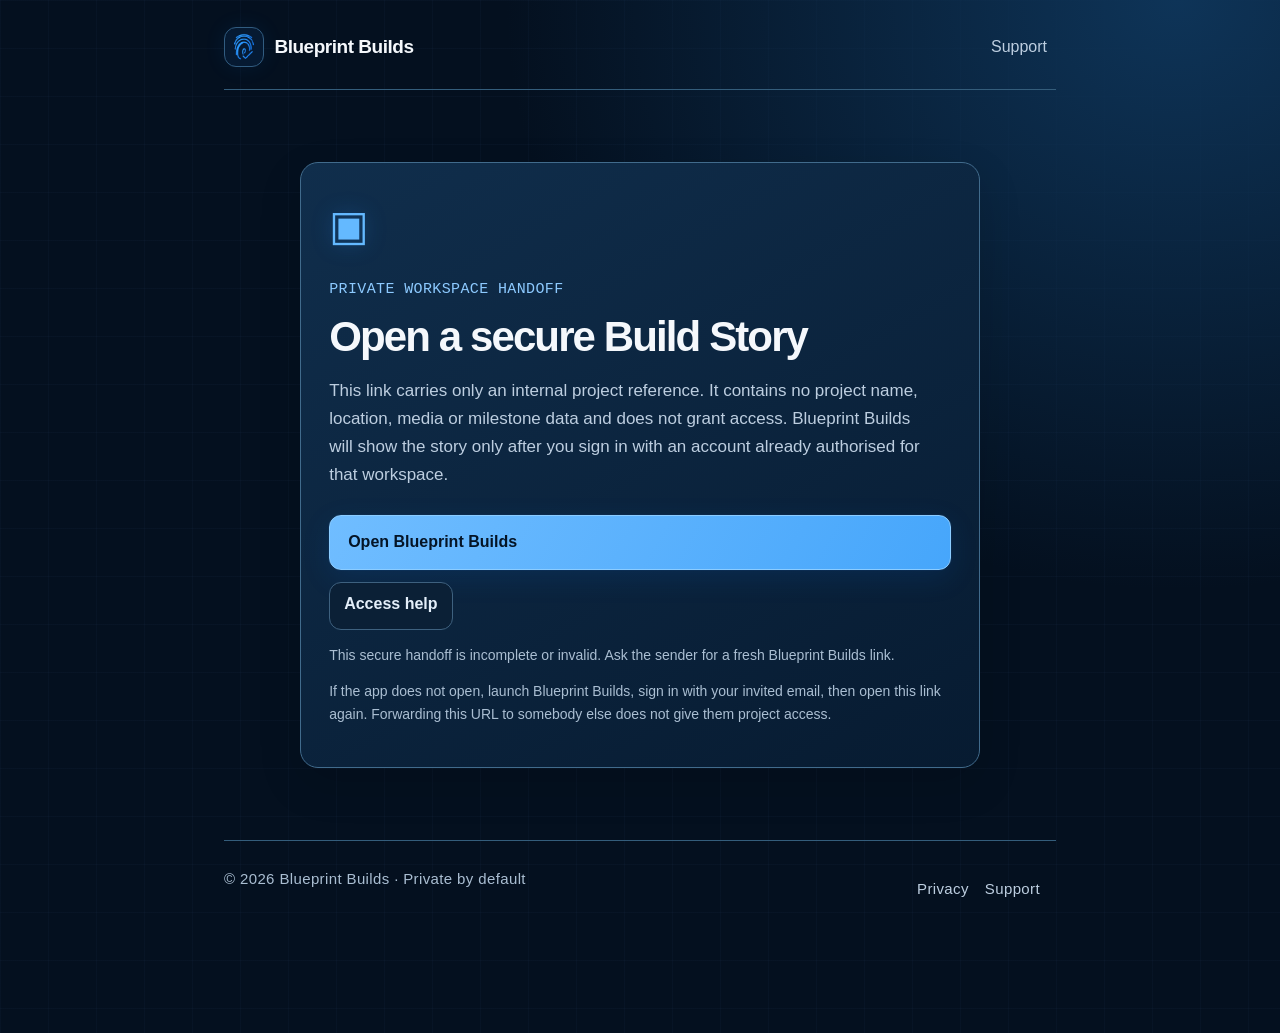
<file: story/index.html>
<!doctype html>
<html lang="en-AU">
<head>
  <meta charset="utf-8">
  <meta name="viewport" content="width=device-width, initial-scale=1">
  <meta name="robots" content="noindex,nofollow,noarchive">
  <title>Secure Build Story — Blueprint Builds</title>
  <meta name="description" content="Open a private Blueprint Builds story using your existing authorised workspace access.">
  <link rel="stylesheet" href="/styles.css">
  <style>
    .story-handoff { max-width: 680px; margin: 72px auto 0; }
    .story-card { padding: clamp(24px, 5vw, 42px); border: 1px solid #275783; border-radius: 18px; background: #061f46; }
    .story-lock { font-size: 42px; margin-bottom: 18px; }
    .story-actions { display: flex; flex-wrap: wrap; gap: 12px; margin: 26px 0 14px; }
    .story-note { color: #9bb1c9; font-size: 14px; line-height: 1.6; }
  </style>
<link rel="stylesheet" href="/assets/blueprint-readability-v1.css">
<link rel="icon" sizes="16x16" href="/assets/icons/fingerprint-16.png" type="image/png">
<link rel="icon" sizes="32x32" href="/assets/icons/fingerprint-32.png" type="image/png">
<link rel="icon" sizes="48x48" href="/assets/icons/fingerprint-48.png" type="image/png">
<link rel="apple-touch-icon" sizes="180x180" href="/apple-touch-icon.png">
<link rel="stylesheet" href="/assets/blueprint-system-v1.css">
<meta name="theme-color" content="#04101f">
</head>
<body class="bp-readable bp-functional" data-bpb-system="signature-v1" data-bpb-surface="story">
  <div class="wrap">
    <header class="site">
      <a class="brand" href="/"><span class="bp-brand-symbol" aria-hidden="true"><img src="/assets/blueprint-fingerprint.png" width="40" height="40" alt=""></span> Blueprint Builds</a>
      <nav class="site"><a href="/support/">Support</a></nav>
    </header>
    <main class="story-handoff">
      <section class="story-card" aria-labelledby="story-title">
        <div class="story-lock" aria-hidden="true">▣</div>
        <p class="kicker">Private workspace handoff</p>
        <h1 id="story-title">Open a secure Build Story</h1>
        <p>This link carries only an internal project reference. It contains no project name, location, media or milestone data and does not grant access. Blueprint Builds will show the story only after you sign in with an account already authorised for that workspace.</p>
        <div class="story-actions">
          <a class="btn" id="open-story" href="#" aria-disabled="true">Open Blueprint Builds</a>
          <a class="btn quiet" href="/support/">Access help</a>
        </div>
        <p class="story-note" id="story-state">Checking the secure handoff…</p>
        <p class="story-note">If the app does not open, launch Blueprint Builds, sign in with your invited email, then open this link again. Forwarding this URL to somebody else does not give them project access.</p>
      </section>
    </main>

    <footer class="site">
      <div>© 2026 Blueprint Builds · Private by default</div>
      <div><a href="/privacy/">Privacy</a><a href="/support/">Support</a></div>
    </footer>
  </div>
  <script>
    (function () {
      var project = new URLSearchParams(location.search).get('project') || '';
      var uuid = /^[0-9a-f]{8}-[0-9a-f]{4}-[1-5][0-9a-f]{3}-[89ab][0-9a-f]{3}-[0-9a-f]{12}$/i;
      var open = document.getElementById('open-story');
      var state = document.getElementById('story-state');
      if (!uuid.test(project)) {
        state.textContent = 'This secure handoff is incomplete or invalid. Ask the sender for a fresh Blueprint Builds link.';
        open.removeAttribute('href');
        open.setAttribute('aria-disabled', 'true');
        return;
      }
      open.href = 'blueprintbuilds://story/' + encodeURIComponent(project);
      open.removeAttribute('aria-disabled');
      state.textContent = 'Secure handoff ready. Project details remain hidden until Blueprint Builds verifies your account.';
    })();
  </script>
</body>
</html>
</file>
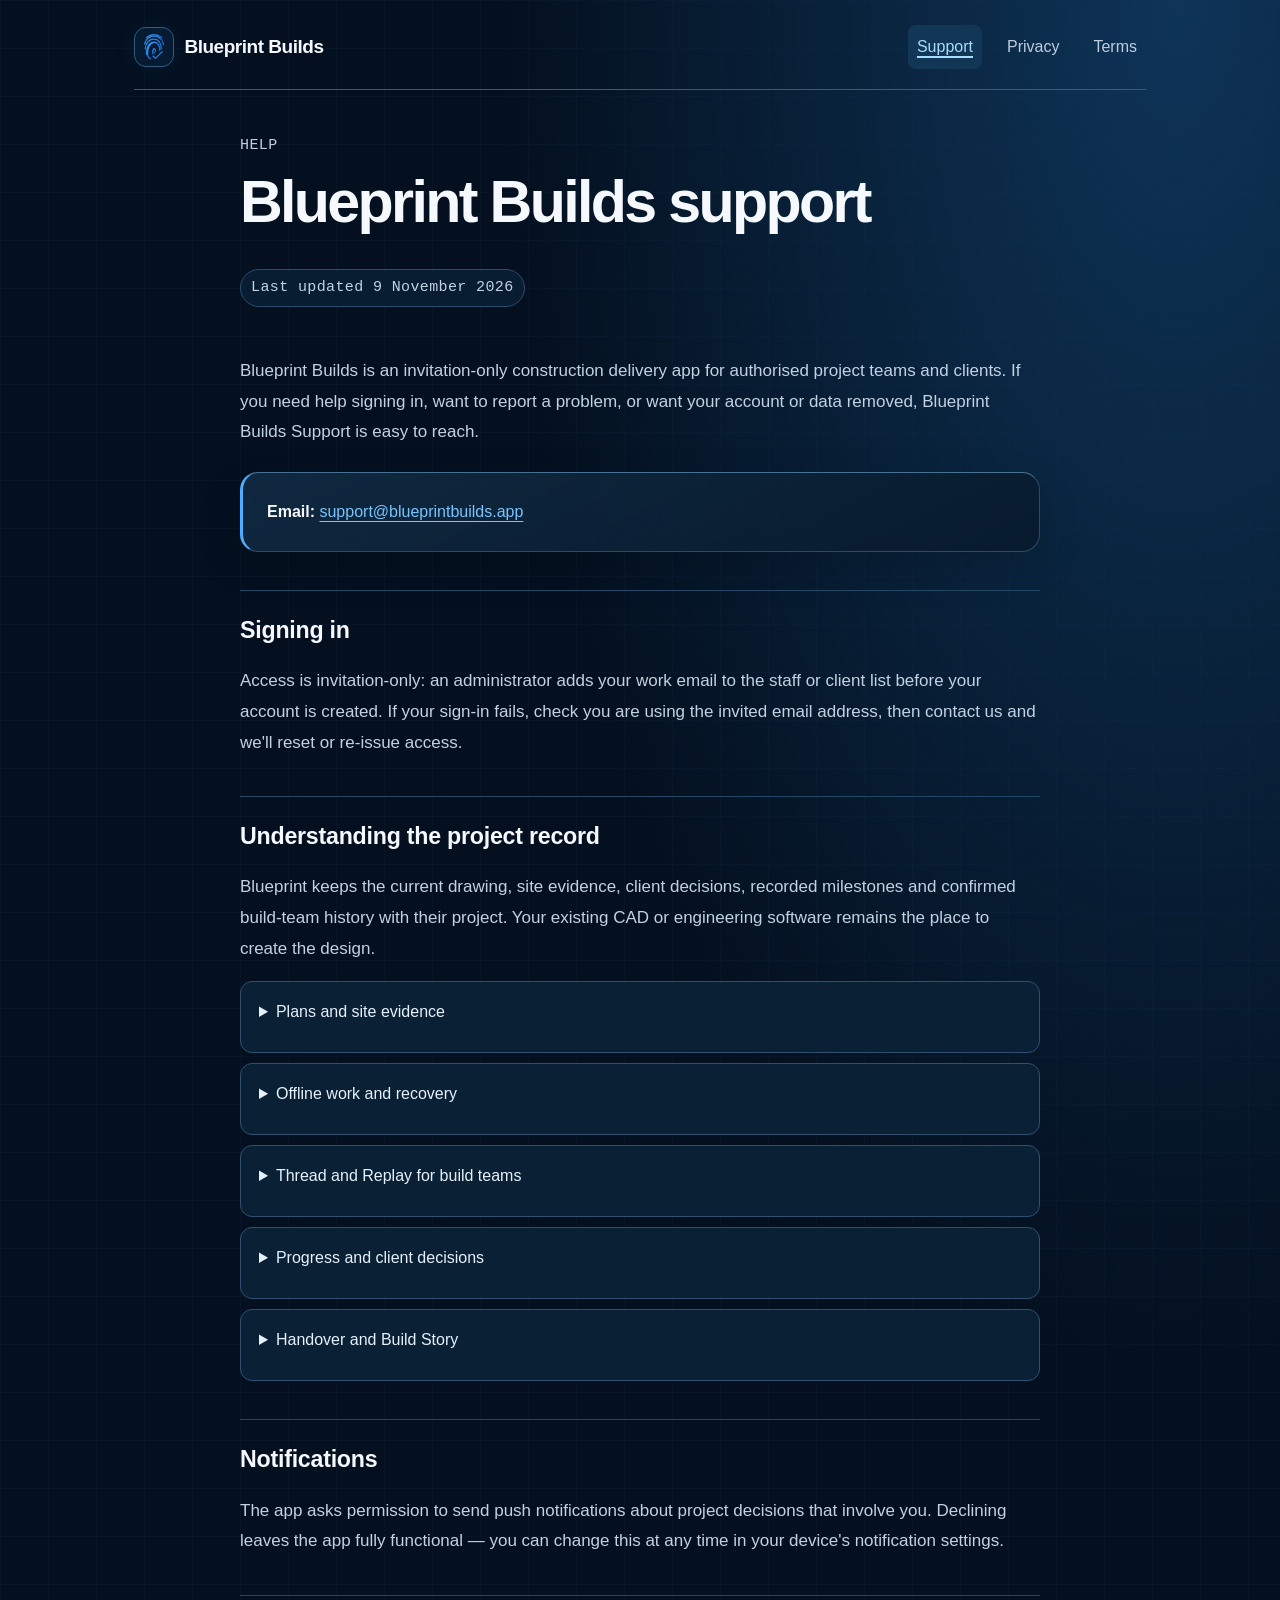
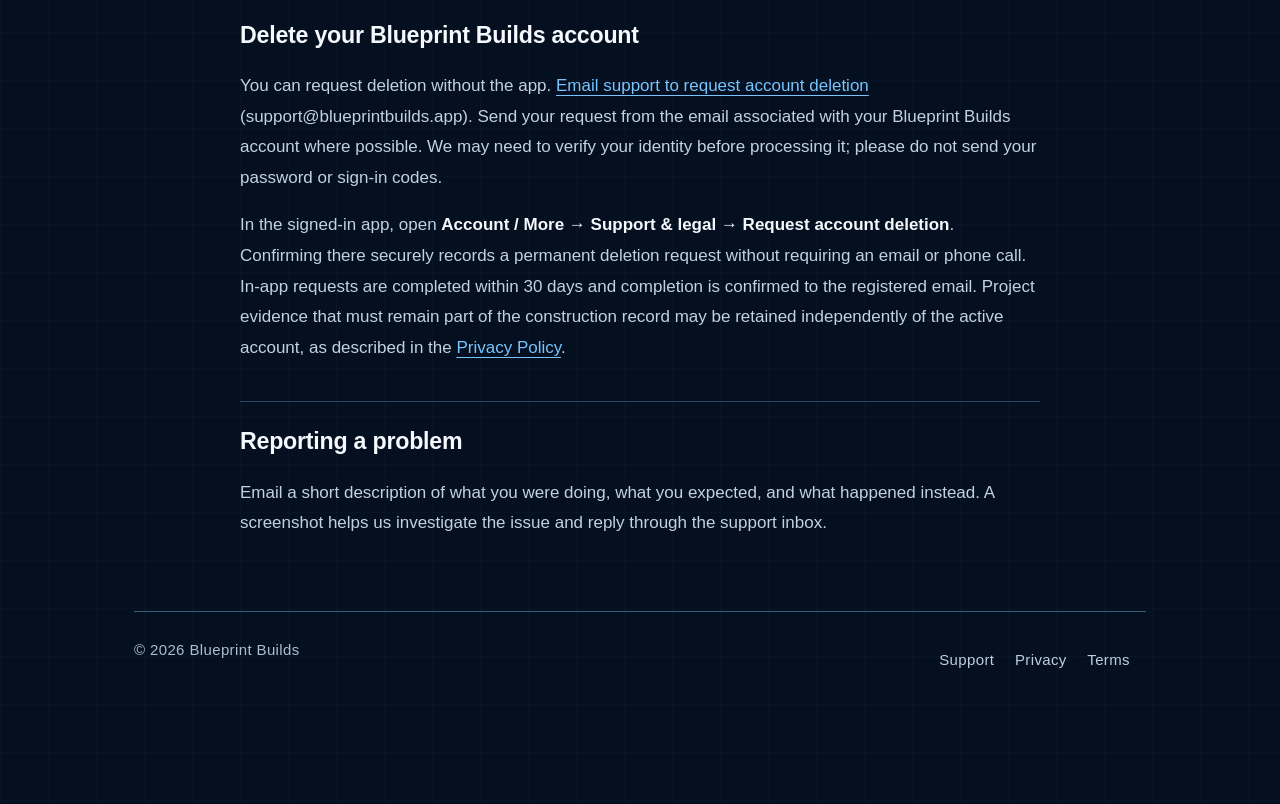
<file: support/index.html>
<!doctype html>
<html lang="en-AU">
<head>
  <meta charset="utf-8">
  <meta name="viewport" content="width=device-width, initial-scale=1">
  <title>Support — Blueprint Builds</title>
  <meta name="description" content="Support for the Blueprint Builds mobile app: sign-in help, problem reports, and account deletion.">
  <link rel="stylesheet" href="/styles.css">
<link rel="stylesheet" href="/assets/blueprint-readability-v1.css">
<link rel="icon" sizes="16x16" href="/assets/icons/fingerprint-16.png" type="image/png">
<link rel="icon" sizes="32x32" href="/assets/icons/fingerprint-32.png" type="image/png">
<link rel="icon" sizes="48x48" href="/assets/icons/fingerprint-48.png" type="image/png">
<link rel="apple-touch-icon" sizes="180x180" href="/apple-touch-icon.png">
<link rel="stylesheet" href="/assets/blueprint-system-v1.css">
<meta name="theme-color" content="#04101f">
</head>
<body class="bp-readable bp-functional" data-bpb-system="signature-v1" data-bpb-surface="reading">
  <div class="wrap">
    <header class="site">
      <a class="brand" href="/"><span class="bp-brand-symbol" aria-hidden="true"><img src="/assets/blueprint-fingerprint.png" width="40" height="40" alt=""></span> Blueprint Builds</a>
      <nav class="site">
        <a href="/support/" aria-current="page">Support</a>
        <a href="/privacy/">Privacy</a>
        <a href="/terms/">Terms</a>
      </nav>
    </header>

    <main>
      <p class="kicker">Help</p>
      <h1>Blueprint Builds support</h1>
      <p class="updated">Last updated 9 November 2026</p>

      <p>Blueprint Builds is an invitation-only construction delivery app for authorised project teams and clients. If you need help signing in, want to report a problem, or want your account or data removed, Blueprint Builds Support is easy to reach.</p>

      <div class="contact-block">
        <p><strong>Email:</strong> <a href="mailto:support@blueprintbuilds.app">support@blueprintbuilds.app</a></p>
      </div>

      <h2>Signing in</h2>
      <p>Access is invitation-only: an administrator adds your work email to the staff or client list before your account is created. If your sign-in fails, check you are using the invited email address, then contact us and we'll reset or re-issue access.</p>

      <h2 id="project-record">Understanding the project record</h2>
      <p>Blueprint keeps the current drawing, site evidence, client decisions, recorded milestones and confirmed build-team history with their project. Your existing CAD or engineering software remains the place to create the design.</p>
      <details><summary>Plans and site evidence</summary><p>Use the issued drawing and check its revision before marking up a detail. Capture a photo, voice note or site diary against the authorised project. Prepare offline plans before leaving signal, and check the device save status before closing unsaved work.</p></details>
      <details><summary>Offline work and recovery</summary><p>Previously downloaded authorised project views can stay available during a bounded offline period. Pending Capture records remain tied to the signed-in account and workspace, retry after reconnecting, and stay visible for recovery instead of being silently deleted. A first-time offline view still needs an earlier online download.</p></details>
      <details><summary>Thread and Replay for build teams</summary><p>Authorised build-team accounts can connect confirmed source records in a Thread and use Replay to reconstruct what changed, why and what proves it. Suggested or extracted relationships do not become confirmed project truth until a person confirms them. Internal Thread/Replay is not exposed in Client View Preview.</p></details>
      <details><summary>Progress and client decisions</summary><p>Progress follows the milestones entered by the build team. Decisions state the proposed change and its cost or time impact. The client sees the information and decisions intended for them; staff tools and internal workspace controls remain restricted.</p></details>
      <details><summary>Handover and Build Story</summary><p>Photos, milestones and decisions provide the source records for handover. A Build Story stays private until sharing is deliberately enabled. A polished story does not replace the underlying project evidence, and a workspace link does not grant access by itself.</p></details>

      <h2>Notifications</h2>
      <p>The app asks permission to send push notifications about project decisions that involve you. Declining leaves the app fully functional — you can change this at any time in your device's notification settings.</p>

      <h2 id="delete-account">Delete your Blueprint Builds account</h2>
      <p>You can request deletion without the app. <a href="mailto:support@blueprintbuilds.app?subject=Blueprint%20Builds%20account%20deletion%20request">Email support to request account deletion</a> (support@blueprintbuilds.app). Send your request from the email associated with your Blueprint Builds account where possible. We may need to verify your identity before processing it; please do not send your password or sign-in codes.</p>
      <p>In the signed-in app, open <strong>Account / More → Support &amp; legal → Request account deletion</strong>. Confirming there securely records a permanent deletion request without requiring an email or phone call. In-app requests are completed within 30 days and completion is confirmed to the registered email. Project evidence that must remain part of the construction record may be retained independently of the active account, as described in the <a href="/privacy/">Privacy Policy</a>.</p>

      <h2>Reporting a problem</h2>
      <p>Email a short description of what you were doing, what you expected, and what happened instead. A screenshot helps us investigate the issue and reply through the support inbox.</p>
    </main>

    <footer class="site">
      <div>© 2026 Blueprint Builds</div>
      <div>
        <a href="/support/">Support</a>
        <a href="/privacy/">Privacy</a>
        <a href="/terms/">Terms</a>
      </div>
    </footer>
  </div>
</body>
</html>
</file>
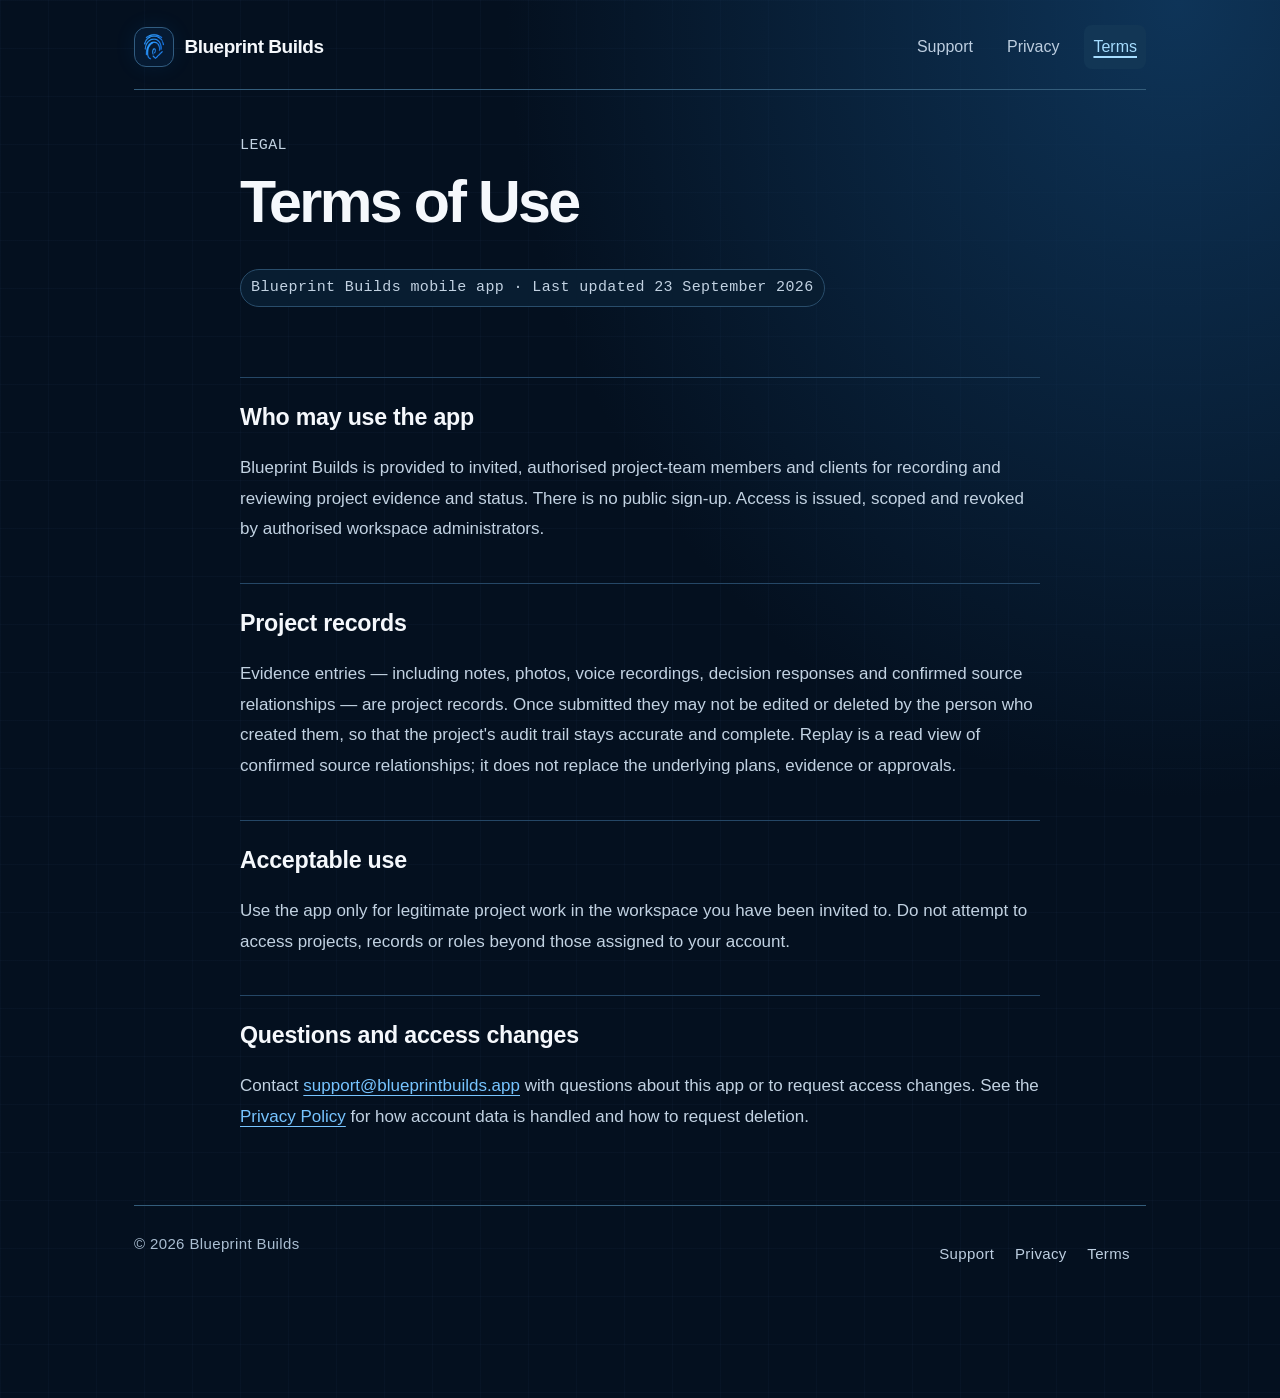
<file: terms/index.html>
<!doctype html>
<html lang="en-AU">
<head>
  <meta charset="utf-8">
  <meta name="viewport" content="width=device-width, initial-scale=1">
  <title>Terms of Use — Blueprint Builds</title>
  <meta name="description" content="Terms of use for the Blueprint Builds mobile app.">
  <link rel="stylesheet" href="/styles.css">
<link rel="stylesheet" href="/assets/blueprint-readability-v1.css">
<link rel="icon" sizes="16x16" href="/assets/icons/fingerprint-16.png" type="image/png">
<link rel="icon" sizes="32x32" href="/assets/icons/fingerprint-32.png" type="image/png">
<link rel="icon" sizes="48x48" href="/assets/icons/fingerprint-48.png" type="image/png">
<link rel="apple-touch-icon" sizes="180x180" href="/apple-touch-icon.png">
<link rel="stylesheet" href="/assets/blueprint-system-v1.css">
<meta name="theme-color" content="#04101f">
</head>
<body class="bp-readable bp-functional" data-bpb-system="signature-v1" data-bpb-surface="reading">
  <div class="wrap">
    <header class="site">
      <a class="brand" href="/"><span class="bp-brand-symbol" aria-hidden="true"><img src="/assets/blueprint-fingerprint.png" width="40" height="40" alt=""></span> Blueprint Builds</a>
      <nav class="site">
        <a href="/support/">Support</a>
        <a href="/privacy/">Privacy</a>
        <a href="/terms/" aria-current="page">Terms</a>
      </nav>
    </header>

    <main>
      <p class="kicker">Legal</p>
      <h1>Terms of Use</h1>
      <p class="updated">Blueprint Builds mobile app · Last updated 23 September 2026</p>

      <h2>Who may use the app</h2>
      <p>Blueprint Builds is provided to invited, authorised project-team members and clients for recording and reviewing project evidence and status. There is no public sign-up. Access is issued, scoped and revoked by authorised workspace administrators.</p>

      <h2>Project records</h2>
      <p>Evidence entries — including notes, photos, voice recordings, decision responses and confirmed source relationships — are project records. Once submitted they may not be edited or deleted by the person who created them, so that the project's audit trail stays accurate and complete. Replay is a read view of confirmed source relationships; it does not replace the underlying plans, evidence or approvals.</p>

      <h2>Acceptable use</h2>
      <p>Use the app only for legitimate project work in the workspace you have been invited to. Do not attempt to access projects, records or roles beyond those assigned to your account.</p>

      <h2>Questions and access changes</h2>
      <p>Contact <a href="mailto:support@blueprintbuilds.app">support@blueprintbuilds.app</a> with questions about this app or to request access changes. See the <a href="/privacy/">Privacy Policy</a> for how account data is handled and how to request deletion.</p>
    </main>

    <footer class="site">
      <div>© 2026 Blueprint Builds</div>
      <div>
        <a href="/support/">Support</a>
        <a href="/privacy/">Privacy</a>
        <a href="/terms/">Terms</a>
      </div>
    </footer>
  </div>
</body>
</html>
</file>
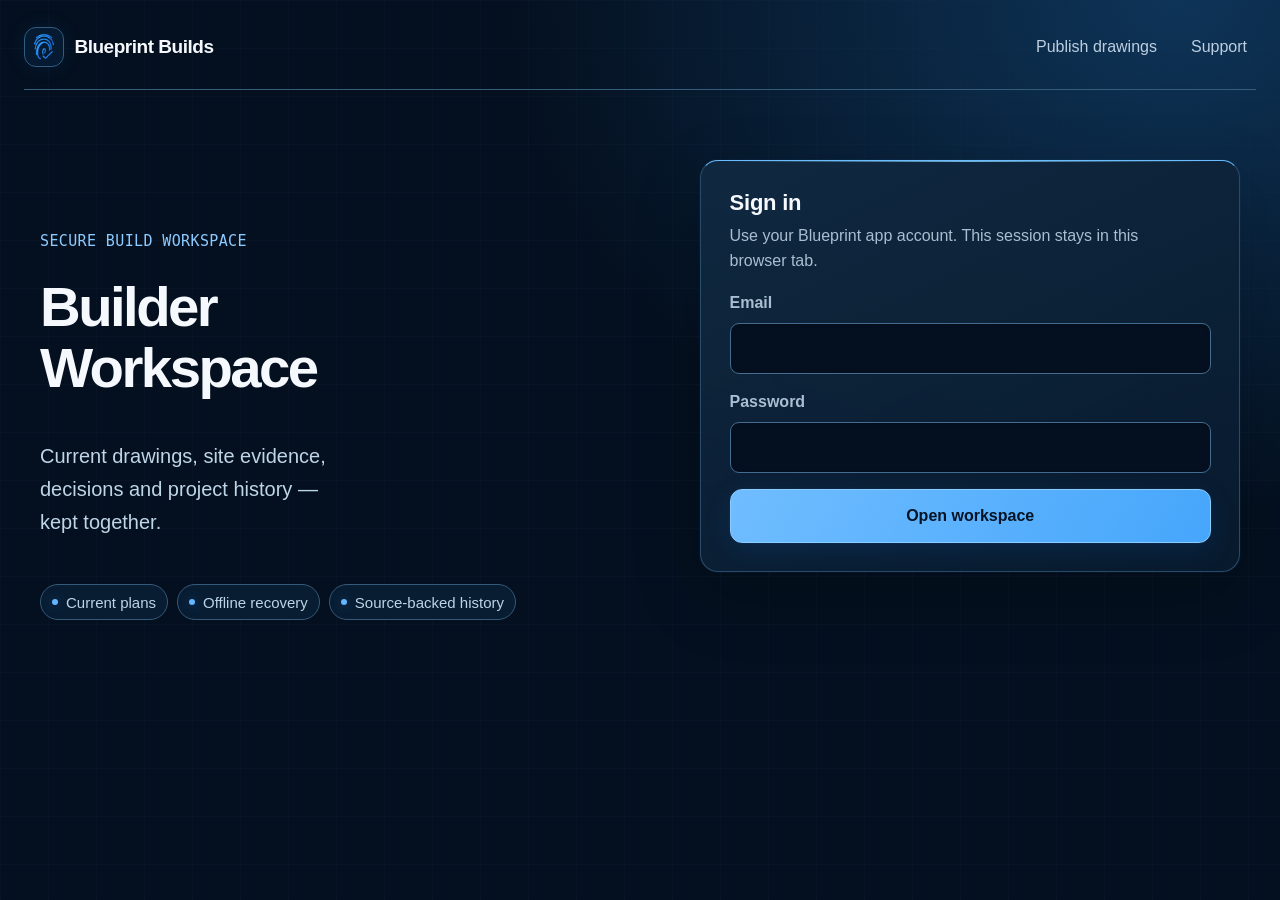
<file: workspace/index.html>
<!doctype html>
<html lang="en-AU">
<head>
  <meta charset="utf-8">
  <meta name="viewport" content="width=device-width, initial-scale=1">
  <title>Builder Workspace — Blueprint Builds</title>
  <meta name="description" content="Secure Blueprint Builds workspace for project plans and build records.">
  <meta name="robots" content="noindex,nofollow">
  <link rel="stylesheet" href="/styles.css">
  <link rel="stylesheet" href="/workspace/workspace.css">
<link rel="stylesheet" href="/assets/blueprint-readability-v1.css">
<link rel="icon" sizes="16x16" href="/assets/icons/fingerprint-16.png" type="image/png">
<link rel="icon" sizes="32x32" href="/assets/icons/fingerprint-32.png" type="image/png">
<link rel="icon" sizes="48x48" href="/assets/icons/fingerprint-48.png" type="image/png">
<link rel="apple-touch-icon" sizes="180x180" href="/apple-touch-icon.png">
<link rel="stylesheet" href="/assets/blueprint-system-v1.css">
<meta name="theme-color" content="#04101f">
</head>
<body class="workspace-body bp-readable bp-functional" data-bpb-system="signature-v1" data-bpb-surface="workspace">
  <div class="workspace-wrap">
    <header class="site">
      <a class="brand" href="/"><span class="bp-brand-symbol" aria-hidden="true"><img src="/assets/blueprint-fingerprint.png" width="40" height="40" alt=""></span> Blueprint Builds</a>
      <nav class="site"><a href="/publish/">Publish drawings</a><a href="/support/">Support</a></nav>
    </header>

    <main>
      <p class="kicker">Secure build workspace</p>
      <h1>Builder Workspace</h1>
      <p class="lede">Current drawings, site evidence, decisions and project history — kept together.</p>
      <div class="workspace-trustline" aria-label="Workspace capabilities"><span>Current plans</span><span>Offline recovery</span><span>Source-backed history</span></div>

      <section class="panel" id="signin-panel">
        <h2>Sign in</h2>
        <p class="hint">Use your Blueprint app account. This session stays in this browser tab.</p>
        <form id="signin-form">
          <label class="field"><span>Email</span><input id="email" type="email" autocomplete="username" required></label>
          <label class="field"><span>Password</span><input id="password" type="password" autocomplete="current-password" required></label>
          <button class="btn" id="signin" type="submit">Open workspace</button>
        </form>
        <p class="status" id="signin-status"></p>
      </section>

      <section class="panel" id="recovery-panel" hidden aria-labelledby="recovery-title">
        <p class="kicker">Connection interrupted</p><h2 id="recovery-title">Your sign-in is still here</h2>
        <p id="recovery-message" class="hint" role="status">Reconnect and try again. You do not need to repeat your password.</p>
        <div class="workspace-actions"><button class="btn" id="retry-workspace" type="button">Try again</button><button class="btn quiet" id="change-account" type="button">Use another account</button></div>
      </section>

      <section id="workspace" hidden>
        <div class="workspace-bar">
          <div class="workspace-user" id="workspace-user"></div>
          <div class="workspace-actions"><a class="btn quiet" id="client-preview-entry" href="/workspace/review/" hidden>Client View Preview</a><a class="btn quiet" href="/publish/">Publish drawings</a><button class="btn quiet" id="signout" type="button">Sign out</button></div>
        </div>
        <section class="workspace-panel private-briefs" id="project-briefs" aria-label="Your private project briefs"></section>
        <div class="workspace-grid">
          <aside class="workspace-panel">
            <p class="kicker">Assigned projects</p>
            <h2>Your builds</h2>
            <div class="project-list" id="projects"></div>
          </aside>
          <section class="workspace-panel">
            <p class="kicker">Plan register</p>
            <h2 id="plan-heading">Select a project</h2>
            <p id="plan-context">Choose a build to open its current and superseded drawing record.</p>
            <div class="plan-list" id="plans"></div>
          </section>
        </div>
      </section>
    </main>
  </div>
  <script type="module" src="/workspace/index.js"></script>
</body>
</html>
</file>
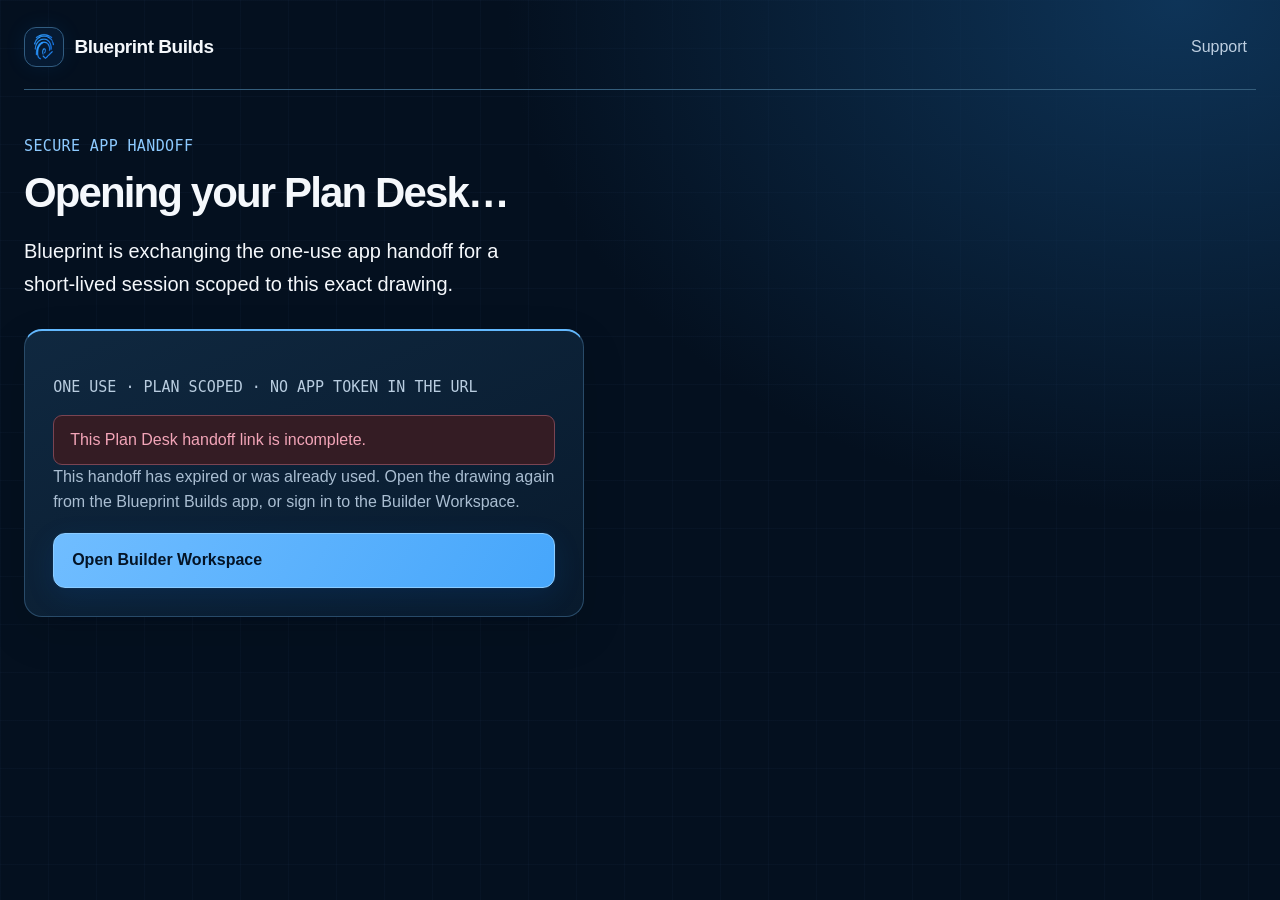
<file: workspace/handoff/index.html>
<!doctype html>
<html lang="en-AU">
<head>
  <meta charset="utf-8">
  <meta name="viewport" content="width=device-width, initial-scale=1">
  <title>Opening Plan Desk — Blueprint Builds</title>
  <meta name="robots" content="noindex,nofollow">
  <meta name="referrer" content="no-referrer">
  <link rel="stylesheet" href="/styles.css">
  <link rel="stylesheet" href="/workspace/workspace.css">
<link rel="stylesheet" href="/assets/blueprint-readability-v1.css">
<link rel="icon" sizes="16x16" href="/assets/icons/fingerprint-16.png" type="image/png">
<link rel="icon" sizes="32x32" href="/assets/icons/fingerprint-32.png" type="image/png">
<link rel="icon" sizes="48x48" href="/assets/icons/fingerprint-48.png" type="image/png">
<link rel="apple-touch-icon" sizes="180x180" href="/apple-touch-icon.png">
<link rel="stylesheet" href="/assets/blueprint-system-v1.css">
<meta name="theme-color" content="#04101f">
</head>
<body class="workspace-body bp-readable bp-functional" data-bpb-system="signature-v1" data-bpb-surface="handoff">
  <div class="workspace-wrap">
    <header class="site">
      <a class="brand" href="/"><span class="bp-brand-symbol" aria-hidden="true"><img src="/assets/blueprint-fingerprint.png" width="40" height="40" alt=""></span> Blueprint Builds</a>
      <nav class="site"><a href="/support/">Support</a></nav>
    </header>
    <main>
      <p class="kicker">Secure app handoff</p>
      <h1>Opening your Plan Desk…</h1>
      <p class="lede">Blueprint is exchanging the one-use app handoff for a short-lived session scoped to this exact drawing.</p>
      <section class="panel">
        <p class="security-strip">ONE USE · PLAN SCOPED · NO APP TOKEN IN THE URL</p>
        <p class="status busy" id="handoff-status" style="display:block">Verifying this drawing link…</p>
        <div id="handoff-recovery" hidden>
          <p class="hint">This handoff has expired or was already used. Open the drawing again from the Blueprint Builds app, or sign in to the Builder Workspace.</p>
          <a class="btn" href="/workspace/">Open Builder Workspace</a>
        </div>
      </section>
    </main>
  </div>
  <script type="module" src="/workspace/handoff/handoff.js"></script>
</body>
</html>
</file>
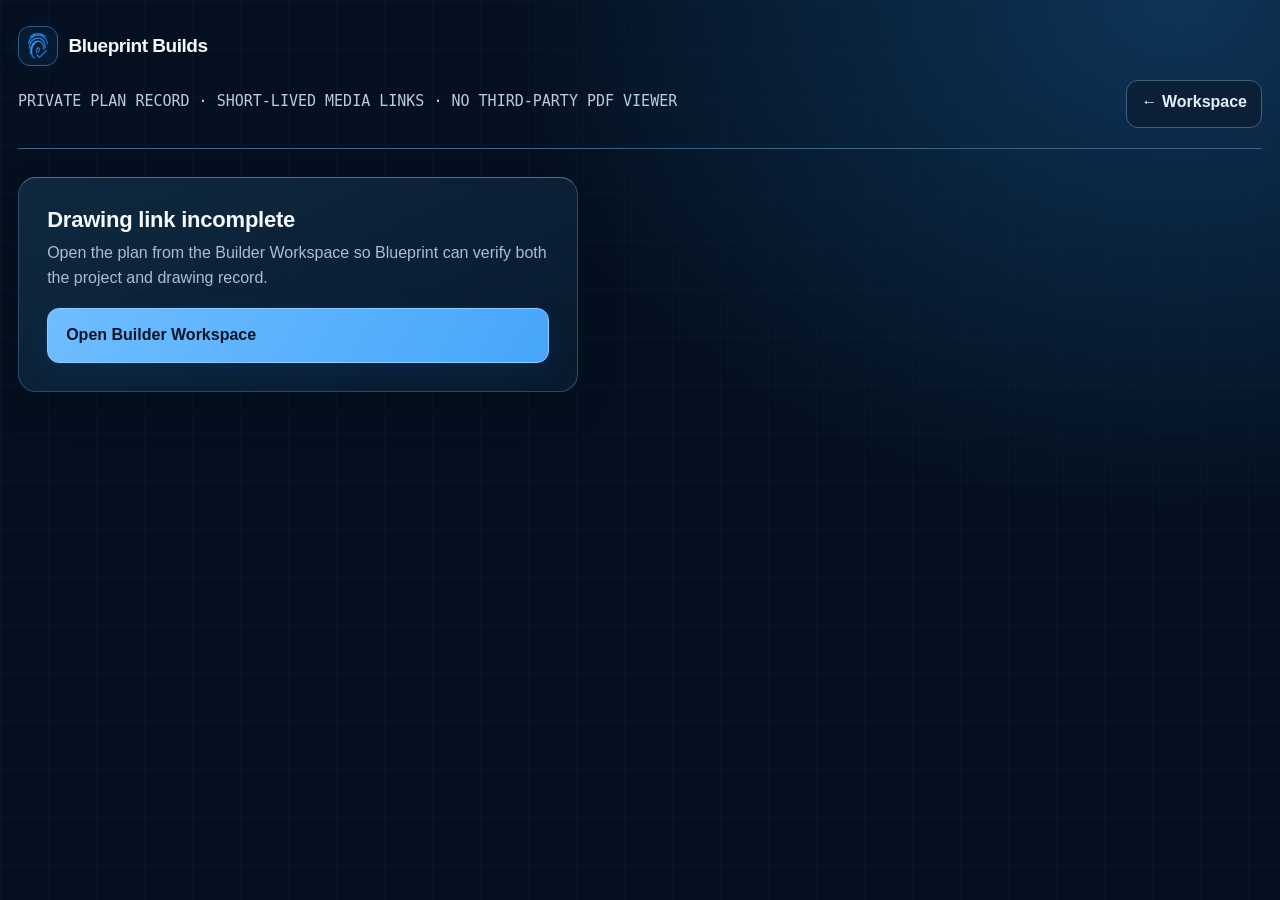
<file: workspace/plan/index.html>
<!doctype html>
<html lang="en-AU">
<head>
  <meta charset="utf-8">
  <meta name="viewport" content="width=device-width, initial-scale=1, viewport-fit=cover">
  <title>Plan Desk — Blueprint Builds</title>
  <meta name="robots" content="noindex,nofollow">
  <link rel="stylesheet" href="/styles.css">
  <link rel="stylesheet" href="/workspace/workspace.css">
<link rel="stylesheet" href="/assets/blueprint-readability-v1.css">
<link rel="icon" sizes="16x16" href="/assets/icons/fingerprint-16.png" type="image/png">
<link rel="icon" sizes="32x32" href="/assets/icons/fingerprint-32.png" type="image/png">
<link rel="icon" sizes="48x48" href="/assets/icons/fingerprint-48.png" type="image/png">
<link rel="apple-touch-icon" sizes="180x180" href="/apple-touch-icon.png">
<link rel="stylesheet" href="/assets/blueprint-system-v1.css">
<meta name="theme-color" content="#04101f">
</head>
<body class="workspace-body bp-readable bp-functional" data-bpb-system="signature-v1" data-bpb-surface="plan">
  <div class="plan-desk">
    <header class="desk-header">
      <div>
        <a class="brand" href="/workspace/"><span class="bp-brand-symbol" aria-hidden="true"><img src="/assets/blueprint-fingerprint.png" width="40" height="40" alt=""></span> Blueprint Builds</a>
        <p class="security-strip">PRIVATE PLAN RECORD · SHORT-LIVED MEDIA LINKS · NO THIRD-PARTY PDF VIEWER</p>
      </div>
      <div class="workspace-actions"><a class="btn quiet" href="/workspace/">← Workspace</a><button class="btn quiet" id="signout" type="button" hidden>Sign out</button></div>
    </header>

    <main>
      <section class="panel" id="signin-panel" hidden>
        <h2>Sign in to the Plan Desk</h2>
        <p class="hint">The drawing never becomes public. Access is checked against your Blueprint Builds workspace before media is signed.</p>
        <form id="signin-form">
          <label class="field"><span>Email</span><input id="email" type="email" autocomplete="username" required></label>
          <label class="field"><span>Password</span><input id="password" type="password" autocomplete="current-password" required></label>
          <button class="btn" id="signin" type="submit">Open secure drawing</button>
        </form>
        <p class="status" id="signin-status"></p>
      </section>

      <section id="desk" hidden>
        <div style="margin-bottom:16px">
          <p class="kicker" id="project-name">Plan record</p>
          <h1 class="desk-title" id="plan-title">Loading drawing…</h1>
          <p class="desk-sub" id="plan-meta"></p>
        </div>
        <div class="legacy-note" id="legacy-note" hidden></div>
        <div class="desk-layout">
          <section class="desk-stage">
            <div class="sheet-rail" id="sheet-rail"></div>
            <div class="desk-canvas-bar" aria-label="Drawing view controls">
              <div class="view-tools">
                <button class="view-tool" id="fit-drawing" type="button">Fit</button>
                <button class="view-tool icon" id="zoom-out" type="button" aria-label="Zoom out">−</button>
                <output class="zoom-level" id="zoom-level" aria-live="polite">100%</output>
                <button class="view-tool icon" id="zoom-in" type="button" aria-label="Zoom in">+</button>
                <button class="view-tool offline-save" id="save-offline" type="button">Save offline</button>
              </div>
              <div class="desk-state">
                <p class="gesture-hint" id="gesture-hint">Browse mode · drag or scroll to pan · pinch, trackpad or + / − to zoom</p>
                <p class="offline-state" id="offline-state" aria-live="polite"></p>
              </div>
            </div>
            <div class="sheet-frame" id="sheet-frame" tabindex="0" aria-label="Interactive plan canvas">
              <div class="sheet-surface" id="sheet-surface">
                <div class="empty-state sheet-loading" id="sheet-loading">Preparing the secure drawing canvas…</div>
                <img class="sheet-media" id="sheet-image" alt="Plan sheet" draggable="false" hidden>
                <canvas class="sheet-canvas" id="pdf-canvas" hidden></canvas>
                <div class="pdf-tile-layer" id="pdf-tile-layer" hidden aria-hidden="true"></div>
                <div class="markup-layer" id="markup-layer"></div>
                <div class="drawing-layer" id="drawing-layer" hidden></div>
              </div>
            </div>
            <button class="plan-navigator" id="plan-navigator" type="button" hidden aria-label="Plan overview navigator. Choose a point to move the drawing viewport.">
              <canvas id="navigator-canvas" aria-hidden="true"></canvas>
              <span class="navigator-viewport" id="navigator-viewport" aria-hidden="true"></span>
              <span class="navigator-label" aria-hidden="true">OVERVIEW</span>
            </button>
          </section>

          <aside class="desk-sidebar">
            <section class="workspace-panel" id="tools-panel">
              <p class="kicker">Field markup</p>
              <h2 style="margin-top:0">Mark the drawing</h2>
              <p id="tool-hint">Browse is always safe. Choose Pin, Zone or Draw only when you mean to mark the sheet; saved markups are permanent records.</p>
              <div class="tool-row">
                <button class="tool active" data-tool="browse" type="button">Browse</button>
                <button class="tool" data-tool="pin" type="button">Pin</button>
                <button class="tool" data-tool="zone" type="button">Zone</button>
                <button class="tool" data-tool="freehand" type="button">Draw</button>
              </div>
              <div class="draft-box" id="draft-box" hidden>
                <label class="field"><span>Markup note</span><textarea id="draft-note" maxlength="600" placeholder="What does this mark call out?"></textarea></label>
                <div class="workspace-actions"><button class="btn" id="save-markup" type="button">Record markup</button><button class="btn quiet" id="cancel-markup" type="button">Cancel</button></div>
                <p class="status" id="markup-status"></p>
              </div>
            </section>

            <section class="workspace-panel">
              <p class="kicker">Drawing record</p>
              <h2 style="margin-top:0">Markups</h2>
              <div class="markup-list" id="markup-list"><div class="empty-state">Loading markups…</div></div>
            </section>
          </aside>
        </div>
      </section>
    </main>
  </div>
  <script type="module" src="/workspace/plan/plan.js"></script>
</body>
</html>
</file>
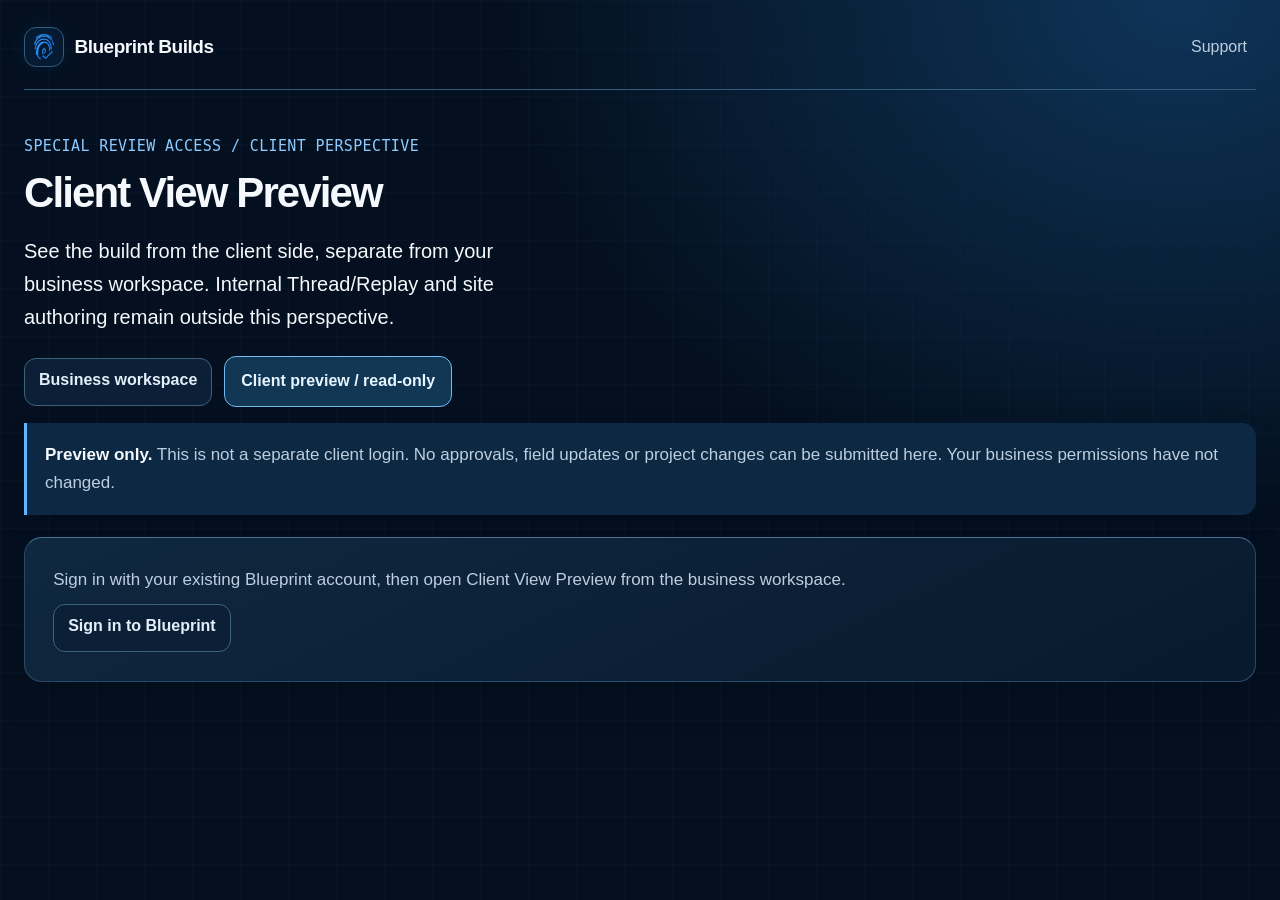
<file: workspace/review/index.html>
<!doctype html>
<html lang="en-AU">
<head>
  <meta charset="utf-8"><meta name="viewport" content="width=device-width, initial-scale=1">
  <meta name="robots" content="noindex,nofollow"><meta name="referrer" content="no-referrer">
  <title>Client View Preview - Blueprint Builds</title>
  <link rel="stylesheet" href="/styles.css"><link rel="stylesheet" href="/workspace/workspace.css">
  <link rel="stylesheet" href="/workspace/review/review.css">
<link rel="stylesheet" href="/assets/blueprint-readability-v1.css">
<link rel="icon" sizes="16x16" href="/assets/icons/fingerprint-16.png" type="image/png">
<link rel="icon" sizes="32x32" href="/assets/icons/fingerprint-32.png" type="image/png">
<link rel="icon" sizes="48x48" href="/assets/icons/fingerprint-48.png" type="image/png">
<link rel="apple-touch-icon" sizes="180x180" href="/apple-touch-icon.png">
<link rel="stylesheet" href="/assets/blueprint-system-v1.css">
<meta name="theme-color" content="#04101f">
</head>
<body class="workspace-body bp-readable bp-functional" data-bpb-system="signature-v1" data-bpb-surface="review">
<div class="workspace-wrap">
  <header class="site"><a class="brand" href="/"><span class="bp-brand-symbol" aria-hidden="true"><img src="/assets/blueprint-fingerprint.png" width="40" height="40" alt=""></span> Blueprint Builds</a><nav class="site"><a href="/support/">Support</a></nav></header>
  <main>
    <p class="kicker">Special review access / client perspective</p>
    <h1>Client View Preview</h1>
    <p class="lede">See the build from the client side, separate from your business workspace. Internal Thread/Replay and site authoring remain outside this perspective.</p>
    <nav class="perspective-nav" aria-label="Review perspective"><a class="btn quiet" href="/workspace/">Business workspace</a><span class="preview-selected" aria-current="page">Client preview / read-only</span></nav>
    <div class="preview-notice"><strong>Preview only.</strong> This is not a separate client login. No approvals, field updates or project changes can be submitted here. Your business permissions have not changed.</div>
    <section class="workspace-panel" id="preview-state" role="status" aria-live="polite"><p id="preview-message">Checking your review access...</p><button class="btn quiet" id="preview-retry" type="button" hidden>Check again</button><a class="btn quiet" id="preview-signin" href="/workspace/" hidden>Sign in to Blueprint</a></section>
    <section id="preview-content" hidden>
      <div class="workspace-bar"><p id="preview-identity"></p><div class="workspace-actions"><button class="btn quiet" id="preview-refresh" type="button">Refresh preview</button><button class="btn quiet" id="preview-signout" type="button">Sign out</button></div></div>
      <p class="security-strip" id="preview-checked"></p>
      <div class="workspace-grid"><aside class="workspace-panel"><p class="kicker">Authorised projects</p><h2>Your builds</h2><div class="project-list" id="preview-projects"></div></aside>
      <section class="workspace-panel"><p class="kicker">Client project summary</p><h2 id="preview-title">Choose a project</h2><p id="preview-summary"></p><div id="preview-progress"></div><h3>Next milestone</h3><p id="preview-milestone"></p><h3>Decisions and responses</h3><div id="preview-decisions" class="plan-list"></div></section></div>
    </section>
  </main>
</div>
<script type="module" src="/workspace/review/review.js"></script>
</body>
</html>
</file>
<file: assets/home.css>
:root {
  --ink: #050A10;
  --ink-2: #07111B;
  --panel: #0A1622;
  --panel-2: #0D1C2A;
  --panel-3: #102333;
  --line: #1A3346;
  --line-2: #24475F;
  --text: #F4F9FC;
  --dim: #8FA7B8;
  --faint: #5F788B;
  --blue: #2DA8FF;
  --blue-hi: #72C9FF;
  --blue-soft: rgba(45,168,255,.12);
  --cyan: #57E5E5;
  --green: #45D49B;
  --amber: #F0B34B;
  --violet: #8F9CFF;
  --mono: ui-monospace, SFMono-Regular, Menlo, Monaco, Consolas, "Liberation Mono", monospace;
  --sans: ui-sans-serif, system-ui, -apple-system, BlinkMacSystemFont, "Segoe UI", sans-serif;
  --shell: 1380px;
  --radius: 18px;
}

* { box-sizing: border-box; margin: 0; padding: 0; }
html { scroll-behavior: smooth; -webkit-text-size-adjust: 100%; }
body {
  min-width: 320px;
  background: var(--ink);
  color: var(--text);
  font-family: var(--sans);
  line-height: 1.55;
  overflow-x: hidden;
  -webkit-font-smoothing: antialiased;
  text-rendering: optimizeLegibility;
}
::selection { background: var(--blue); color: #00101b; }
a { color: inherit; text-decoration: none; }
button { font: inherit; }
img, svg { display: block; max-width: 100%; }
.shell { width: min(100%, var(--shell)); margin-inline: auto; padding-inline: 28px; }

.blueprint-field {
  position: fixed; inset: 0; z-index: -4; pointer-events: none;
  background-image:
    linear-gradient(rgba(71,125,160,.055) 1px, transparent 1px),
    linear-gradient(90deg, rgba(71,125,160,.055) 1px, transparent 1px),
    linear-gradient(rgba(71,125,160,.025) 1px, transparent 1px),
    linear-gradient(90deg, rgba(71,125,160,.025) 1px, transparent 1px);
  background-size: 80px 80px, 80px 80px, 16px 16px, 16px 16px;
  mask-image: linear-gradient(to bottom, #000 0%, rgba(0,0,0,.9) 46%, transparent 96%);
}
.ambient { position: fixed; z-index: -3; pointer-events: none; filter: blur(80px); opacity: .16; border-radius: 50%; }
.ambient-a { width: 620px; height: 620px; top: -260px; right: -130px; background: #007FD3; }
.ambient-b { width: 540px; height: 540px; top: 640px; left: -330px; background: #2D6CA6; opacity: .11; }

.nav {
  position: sticky; top: 0; z-index: 100;
  border-bottom: 1px solid rgba(39,73,95,.62);
  background: rgba(5,10,16,.82);
  backdrop-filter: blur(22px) saturate(130%);
  -webkit-backdrop-filter: blur(22px) saturate(130%);
}
.nav-inner { height: 72px; display: flex; align-items: center; justify-content: space-between; gap: 28px; }
.brand { display: inline-flex; align-items: center; gap: 10px; font-weight: 560; letter-spacing: -.025em; white-space: nowrap; }
.brand b { font-weight: 800; }
.brand-mark { width: 34px; height: 34px; display: grid; place-items: center; border-radius: 10px; background: linear-gradient(145deg, #102436, #08131E); border: 1px solid var(--line-2); box-shadow: inset 0 1px 0 rgba(255,255,255,.05); }
.brand-mark img { width: 24px; height: 24px; }
.brand-version { font-family: var(--mono); font-size: 9px; color: var(--blue-hi); border: 1px solid rgba(45,168,255,.34); padding: 3px 6px; border-radius: 5px; letter-spacing: .08em; }
.nav-links { display: flex; align-items: center; gap: clamp(15px, 2vw, 30px); margin-left: auto; }
.nav-links a { color: var(--dim); font-size: 13.5px; font-weight: 620; transition: color .18s ease; }
.nav-links a:hover { color: var(--text); }
.nav-actions { display: flex; align-items: center; gap: 10px; }
.nav-toggle { display: none; width: 42px; height: 42px; border: 1px solid var(--line); border-radius: 10px; background: var(--panel); padding: 10px; cursor: pointer; }
.nav-toggle span { display: block; height: 1px; background: var(--text); margin: 4px 0; }
.mobile-menu { display: none; }

.btn { display: inline-flex; align-items: center; justify-content: center; gap: 9px; min-height: 42px; padding: 10px 17px; border-radius: 10px; border: 1px solid transparent; font-size: 13.5px; font-weight: 750; letter-spacing: -.01em; cursor: pointer; transition: transform .15s ease, background .18s ease, border-color .18s ease, box-shadow .18s ease; }
.btn:hover { transform: translateY(-1px); }
.btn:active { transform: translateY(0) scale(.985); }
.btn-primary { background: linear-gradient(135deg, #39AEFF, #1A8BE0); color: #02111D; box-shadow: 0 13px 34px -18px rgba(45,168,255,.9), inset 0 1px 0 rgba(255,255,255,.28); }
.btn-primary:hover { box-shadow: 0 18px 42px -17px rgba(45,168,255,.95); }
.btn-quiet { background: rgba(10,22,34,.74); border-color: var(--line); color: var(--text); }
.btn-quiet:hover { border-color: var(--line-2); background: var(--panel-2); }
.btn-large { min-height: 50px; padding: 13px 21px; border-radius: 12px; font-size: 14px; }

.hero { position: relative; padding: 88px 0 38px; }
.hero::after { content: ""; position: absolute; inset: 0 0 auto; height: 580px; background: radial-gradient(ellipse at 70% 28%, rgba(25,126,193,.12), transparent 57%); pointer-events: none; }
.hero-grid { display: grid; grid-template-columns: minmax(0,.83fr) minmax(570px,1.17fr); gap: 52px; align-items: center; position: relative; z-index: 1; }
.hero-copy { padding: 32px 0 40px; }
.eyebrow, .section-kicker { font: 700 10.5px/1.3 var(--mono); letter-spacing: .16em; color: var(--blue-hi); text-transform: uppercase; }
.eyebrow { display: flex; align-items: center; gap: 9px; flex-wrap: wrap; }
.eyebrow > span:not(.pulse) { color: var(--faint); }
.pulse { width: 7px; height: 7px; border-radius: 50%; background: var(--green); box-shadow: 0 0 0 5px rgba(69,212,155,.09), 0 0 18px rgba(69,212,155,.45); }
.hero h1 { margin: 22px 0 23px; max-width: 760px; font-size: clamp(3.25rem, 5.45vw, 6.2rem); line-height: .92; letter-spacing: -.063em; font-weight: 840; }
.hero h1 span { color: var(--blue-hi); }
.hero-lead { max-width: 690px; color: #A6BAC8; font-size: clamp(1rem, 1.32vw, 1.22rem); line-height: 1.65; }
.hero-actions { display: flex; flex-wrap: wrap; gap: 11px; margin-top: 31px; }
.hero-facts { display: flex; flex-wrap: wrap; gap: 9px 18px; margin-top: 29px; padding-top: 22px; border-top: 1px solid rgba(33,66,88,.66); }
.hero-facts span { display: inline-flex; align-items: center; gap: 8px; color: var(--dim); font: 650 11px/1 var(--mono); letter-spacing: .02em; }
.status { width: 7px; height: 7px; border-radius: 50%; flex: none; }
.status-live { background: var(--green); box-shadow: 0 0 12px rgba(69,212,155,.6); }
.status-offline { background: var(--amber); box-shadow: 0 0 12px rgba(240,179,75,.45); }
.status-proof { background: var(--blue); box-shadow: 0 0 12px rgba(45,168,255,.5); }
.status-secure { background: var(--violet); box-shadow: 0 0 12px rgba(143,156,255,.45); }

.hero-system { position: relative; min-height: 610px; display: grid; place-items: center; }
.system-halo { position: absolute; width: 82%; height: 72%; border-radius: 50%; background: radial-gradient(circle, rgba(45,168,255,.14), rgba(20,72,108,.05) 45%, transparent 70%); filter: blur(30px); }
.command-frame { width: min(100%, 840px); position: relative; margin-left: 24px; border: 1px solid #2A4D64; border-radius: 18px; overflow: hidden; background: #07111B; box-shadow: 0 55px 110px -42px rgba(0,0,0,.92), 0 0 0 1px rgba(255,255,255,.02), inset 0 1px 0 rgba(255,255,255,.05); transform: perspective(1400px) rotateY(-2.4deg) rotateX(1.1deg); }
.command-frame::before { content: ""; display: block; position: absolute; inset: 0; pointer-events: none; background: linear-gradient(115deg, rgba(255,255,255,.025), transparent 26%); }
.command-topbar { height: 42px; display: grid; grid-template-columns: 1fr 1.5fr auto; gap: 10px; align-items: center; padding: 0 13px; border-bottom: 1px solid #183246; background: #091723; font: 650 8.6px/1 var(--mono); letter-spacing: .05em; color: #6C8799; }
.command-brand { color: #C9D9E4; }
.mini-mark { color: var(--blue); margin-right: 4px; }
.command-path { text-align: center; overflow: hidden; white-space: nowrap; text-overflow: ellipsis; }
.command-path strong { color: #A8D8F5; }
.command-state { display: flex; align-items: center; gap: 6px; color: #82B49D; }
.live-dot { width: 6px; height: 6px; border-radius: 50%; background: var(--green); }
.command-body { display: grid; grid-template-columns: 38px 1fr 158px; min-height: 446px; }
.command-rail { border-right: 1px solid #183246; background: #08131E; display: flex; flex-direction: column; align-items: center; padding-top: 12px; gap: 9px; }
.command-rail span { width: 27px; height: 27px; display: grid; place-items: center; border-radius: 7px; color: #5C788B; font-size: 12px; }
.command-rail .rail-active { background: rgba(45,168,255,.13); border: 1px solid rgba(45,168,255,.22); color: #5FC2FF; }
.drawing-stage { min-width: 0; background: #060E16; }
.drawing-toolbar { min-height: 37px; display: flex; align-items: center; gap: 6px; padding: 6px 9px; background: #0A1824; border-bottom: 1px solid #183246; font: 700 7.2px/1 var(--mono); color: #6E8799; }
.drawing-toolbar span { padding: 6px 7px; border: 1px solid #193549; border-radius: 5px; }
.drawing-toolbar .tool-active { color: #D8EAF6; background: #102739; border-color: #2C5570; }
.toolbar-gap { margin-left: auto; border: 0 !important; padding: 0 !important; }
.drawing-canvas { position: relative; overflow: hidden; min-height: 409px; background: #08131D; }
.drawing-canvas svg { width: 100%; height: 409px; }
.plan-markup { filter: drop-shadow(0 0 4px rgba(45,168,255,.25)); }
.sheet-chip, .offline-chip { position: absolute; bottom: 11px; border-radius: 6px; background: rgba(5,14,22,.88); backdrop-filter: blur(8px); border: 1px solid #27485D; font: 700 7.2px/1 var(--mono); letter-spacing: .04em; }
.sheet-chip { left: 11px; padding: 7px 9px; color: #B7CAD6; }
.sheet-chip span { margin-left: 7px; color: #63D6A8; }
.offline-chip { right: 11px; padding: 7px 9px; color: #E8C47B; border-color: rgba(240,179,75,.3); }
.truth-panel { padding: 9px; border-left: 1px solid #183246; background: #08131E; }
.truth-head { display: flex; justify-content: space-between; gap: 5px; padding: 3px 3px 10px; font: 700 7px/1 var(--mono); letter-spacing: .08em; color: #5E788A; }
.truth-head b { color: var(--green); }
.truth-card { border: 1px solid #193448; border-radius: 8px; padding: 10px; margin-bottom: 7px; background: #0A1925; }
.truth-card.emphasis { border-color: rgba(45,168,255,.38); background: linear-gradient(135deg, rgba(45,168,255,.09), #0A1925 68%); }
.truth-card small { display: block; color: #567185; font: 700 6.5px/1 var(--mono); letter-spacing: .1em; margin-bottom: 6px; }
.truth-card strong { display: block; font-size: 10px; line-height: 1.25; color: #D6E5EF; }
.truth-card span { display: block; margin-top: 4px; font: 600 7px/1.2 var(--mono); color: #708A9C; }
.truth-card .warning { color: #DDB668; }
.mobile-capture { position: absolute; z-index: 6; left: -3px; bottom: 2px; width: 166px; min-height: 307px; border-radius: 24px; border: 1px solid #31516A; background: linear-gradient(#0B1A27,#07121D); box-shadow: 0 28px 56px -18px rgba(0,0,0,.9), inset 0 1px 0 rgba(255,255,255,.05); padding: 10px 11px 12px; transform: rotate(-2.2deg); }
.phone-bar { display: flex; justify-content: space-between; color: #718B9C; font: 650 6.6px var(--mono); padding: 1px 5px 8px; }
.phone-brand { font: 800 7px var(--mono); color: #7591A4; letter-spacing: .12em; margin: 5px 2px 9px; }
.phone-brand b { color: var(--blue-hi); }
.capture-photo { height: 142px; border-radius: 13px; border: 1px solid #213F53; background: radial-gradient(circle at 32% 28%, rgba(46,115,153,.36), transparent 30%), linear-gradient(145deg,#163044,#0B1722 56%,#10293A); position: relative; overflow: hidden; }
.capture-photo::before, .capture-photo::after { content: ""; position: absolute; background: #35556A; opacity: .55; }
.capture-photo::before { left: 28px; bottom: 22px; width: 96px; height: 5px; transform: rotate(-19deg); box-shadow: 0 -32px 0 #2C485A, 22px -16px 0 #29495C; }
.capture-photo::after { width: 4px; height: 110px; left: 77px; bottom: 8px; transform: rotate(7deg); }
.camera-ring { position: absolute; right: 8px; bottom: 8px; z-index: 2; width: 28px; height: 28px; display: grid; place-items: center; border-radius: 50%; background: rgba(4,12,18,.78); border: 1px solid #4C788F; color: #A9C9DB; }
.mobile-capture > strong { display: block; margin: 10px 2px 2px; color: #D9E8F1; font-size: 9px; }
.capture-meta { display: block; margin: 0 2px 8px; color: #647F91; font: 600 6.8px var(--mono); }
.capture-state { margin: 7px 2px 0; display: flex; align-items: center; gap: 6px; color: #E1B968; font: 700 6.6px var(--mono); }
.capture-state span { width: 6px; height: 6px; background: var(--amber); border-radius: 50%; }
.access-float { position: absolute; right: 0; top: 40px; z-index: 6; min-width: 142px; padding: 12px 13px; border: 1px solid rgba(143,156,255,.38); border-radius: 12px; background: rgba(12,23,36,.92); box-shadow: 0 20px 50px -22px #000; }
.access-float small, .access-float span { display: block; font: 700 6.7px var(--mono); color: #697F94; }
.access-float small { color: #9CA7FF; letter-spacing: .1em; margin-bottom: 5px; }
.access-float strong { display: block; color: #DDE4FF; font-size: 10px; margin-bottom: 2px; }
.truth-rail { position: relative; z-index: 3; margin-top: 42px; display: flex; align-items: center; justify-content: center; gap: 15px; color: #5F798B; font: 760 9px/1 var(--mono); letter-spacing: .15em; }
.truth-rail i { display: block; height: 1px; width: clamp(32px, 5vw, 86px); background: linear-gradient(90deg,#24465D,#2A6082); position: relative; }
.truth-rail i::after { content: ""; position: absolute; right: -1px; top: -2px; width: 5px; height: 5px; border-radius: 50%; background: #3475A0; }

section:not(.hero) { position: relative; padding: 94px 0; }
.section-heading { display: grid; grid-template-columns: minmax(0,1fr) minmax(320px,.7fr); gap: 60px; align-items: end; margin-bottom: 42px; }
.section-heading h2, .positioning-copy h2, .offline-copy h2, .security-copy h2, .access-copy h2 { margin-top: 12px; font-size: clamp(2.15rem, 4.1vw, 4.35rem); line-height: .98; letter-spacing: -.05em; font-weight: 830; }
.section-heading p, .positioning-copy p, .offline-copy p, .security-copy p, .access-copy p { color: var(--dim); font-size: 1rem; line-height: 1.7; }
.section-heading > p { padding-bottom: 3px; }

.positioning { border-top: 1px solid rgba(33,66,88,.55); border-bottom: 1px solid rgba(33,66,88,.55); background: linear-gradient(180deg,rgba(9,22,34,.5),rgba(5,10,16,.2)); }
.positioning-grid { display: grid; grid-template-columns: .28fr .72fr; gap: 30px 70px; align-items: start; }
.positioning-copy p { margin-top: 21px; max-width: 830px; font-size: 1.08rem; }
.positioning-copy em { color: #C7D8E3; font-style: normal; }
.positioning-bands { grid-column: 2; display: grid; grid-template-columns: repeat(3,1fr); gap: 10px; margin-top: 14px; }
.band { min-height: 94px; border: 1px solid var(--line); border-radius: 12px; padding: 14px; background: rgba(9,22,34,.62); }
.band span { float: right; font: 700 9px var(--mono); color: #486579; }
.band b, .band small { display: block; }
.band b { margin-top: 23px; font: 750 10px var(--mono); letter-spacing: .08em; color: #8299A9; }
.band small { color: #587186; margin-top: 4px; font-size: 11px; }
.band.active { border-color: rgba(45,168,255,.52); background: linear-gradient(145deg,rgba(45,168,255,.13),rgba(8,23,35,.85)); box-shadow: inset 0 1px rgba(255,255,255,.025); }
.band.active span, .band.active b { color: var(--blue-hi); }
.band.active small { color: #9CB7C8; }

.feature-grid { display: grid; grid-template-columns: 1.18fr .82fr; gap: 14px; }
.feature-card { border: 1px solid var(--line); border-radius: var(--radius); padding: 24px; background: linear-gradient(145deg,rgba(13,28,42,.92),rgba(7,17,27,.92)); overflow: hidden; position: relative; min-height: 312px; }
.feature-card::after { content: ""; position: absolute; width: 260px; height: 260px; right: -180px; top: -160px; border-radius: 50%; background: rgba(45,168,255,.07); filter: blur(20px); }
.feature-wide { grid-row: span 2; padding: 24px; min-height: 638px; display: flex; flex-direction: column; }
.feature-number { font: 700 9px/1 var(--mono); letter-spacing: .1em; color: #557186; margin-bottom: 18px; }
.feature-card h3 { font-size: clamp(1.35rem, 2vw, 2rem); line-height: 1.1; letter-spacing: -.035em; margin: 18px 0 10px; }
.feature-card p { color: var(--dim); font-size: .94rem; line-height: 1.65; }
.feature-copy { margin-top: auto; }
.feature-icon { width: 68px; height: 68px; border-radius: 16px; display: grid; place-items: center; background: rgba(240,179,75,.08); border: 1px solid rgba(240,179,75,.25); color: #E8BB62; font-size: 29px; margin-top: 25px; }
.micro-status { position: static; display: flex; align-items: center; gap: 8px; margin-top: 24px; font: 700 10px/1.5 var(--mono); color: #91A8B7; }
.micro-status .status { flex-shrink: 0; }
.mini-plan { border: 1px solid #24465B; border-radius: 13px; overflow: hidden; background: #06111A; min-height: 348px; margin: 2px 0 19px; box-shadow: inset 0 1px rgba(255,255,255,.025); }
.mini-toolbar { display: flex; align-items: center; gap: 6px; min-height: 39px; padding: 7px 9px; border-bottom: 1px solid #18374A; background: #0A1925; font: 700 7px var(--mono); color: #5B7588; }
.mini-toolbar span { padding: 6px 7px; border: 1px solid #1F4054; border-radius: 5px; }
.mini-toolbar .selected { color: #BFE5FB; border-color: #34729A; background: rgba(45,168,255,.1); }
.mini-toolbar i { margin-left: auto; }
.mini-sheet { height: 308px; position: relative; overflow: hidden; }
.mini-grid { position: absolute; inset: 0; background-image: linear-gradient(rgba(67,124,159,.09) 1px,transparent 1px),linear-gradient(90deg,rgba(67,124,159,.09) 1px,transparent 1px); background-size: 25px 25px; }
.mini-building { position: absolute; inset: 46px 62px 54px; border: 2px solid #68889D; }
.mini-building::before { content: ""; position: absolute; left: 42%; top: 0; height: 100%; width: 2px; background: #68889D; }
.mini-building::after { content: ""; position: absolute; left: 0; top: 42%; width: 100%; height: 2px; background: #68889D; }
.mini-building span { position: absolute; display: block; border: 1px solid #54768B; }
.mini-building span:nth-child(1) { inset: 14px 56% 58% 14px; }
.mini-building span:nth-child(2) { inset: 56% 14px 14px 14px; }
.mini-building span:nth-child(3) { inset: 14px 14px 58% 48%; }
.mini-pin { position: absolute; top: 128px; right: 126px; width: 25px; height: 25px; border-radius: 50% 50% 50% 0; transform: rotate(-45deg); display: grid; place-items: center; background: #2DA8FF; color: #03111B; font: 900 9px var(--mono); box-shadow: 0 0 0 5px rgba(45,168,255,.12); }
.mini-pin::before { content: "7"; transform: rotate(45deg); }
.mini-note { position: absolute; top: 119px; right: 12px; width: 104px; border: 1px solid rgba(45,168,255,.38); border-radius: 8px; background: rgba(6,17,26,.94); padding: 8px; }
.mini-note b { font-size: 8px; color: #CEE9FA; display: block; }
.mini-note small { font: 600 6px var(--mono); color: #658094; display: block; margin-top: 3px; }
.device-row { display: flex; align-items: end; gap: 11px; height: 89px; margin: 32px 0 4px; }
.device-row span { display: block; border: 1px solid #3B6078; background: linear-gradient(#10293B,#08141F); border-radius: 5px; box-shadow: inset 0 1px rgba(255,255,255,.04); }
.device-phone { width: 27px; height: 55px; border-radius: 7px !important; }
.device-tablet { width: 55px; height: 72px; border-radius: 8px !important; }
.device-laptop { width: 95px; height: 61px; position: relative; }
.device-laptop::after { content: ""; position: absolute; left: -7px; bottom: -6px; width: 107px; height: 3px; border-radius: 4px; background: #33546A; }
.device-wall { width: 120px; height: 79px; }

.connected-system { border-top: 1px solid rgba(31,62,83,.5); background: linear-gradient(180deg,rgba(8,19,29,.4),transparent); }
.system-cards { display: grid; grid-template-columns: repeat(5,1fr); border: 1px solid var(--line); border-radius: 18px; overflow: hidden; }
.system-card { position: relative; min-height: 280px; padding: 21px 20px; border-right: 1px solid var(--line); background: linear-gradient(180deg,rgba(12,28,42,.78),rgba(7,16,25,.84)); transition: background .22s ease; }
.system-card:last-child { border-right: 0; }
.system-card:hover { background: linear-gradient(180deg,rgba(18,40,57,.9),rgba(8,19,29,.94)); }
.system-card > span { position: absolute; top: 15px; right: 14px; color: #416176; font: 700 8px var(--mono); }
.system-glyph { width: 45px; height: 45px; margin: 30px 0 30px; display: grid; place-items: center; border-radius: 11px; background: rgba(45,168,255,.08); border: 1px solid rgba(45,168,255,.2); color: #63C2FC; font-size: 19px; }
.system-card h3 { font-size: 1.15rem; margin-bottom: 9px; }
.system-card p { color: var(--dim); font-size: .85rem; line-height: 1.55; }
.system-card small { position: absolute; left: 20px; bottom: 18px; font: 700 7px var(--mono); color: #4D6E83; letter-spacing: .09em; }

.live-record { border-top: 1px solid rgba(31,62,83,.5); background: radial-gradient(circle at 76% 18%,rgba(45,168,255,.055),transparent 32%),linear-gradient(180deg,rgba(7,17,27,.25),rgba(8,19,29,.46)); }
.cockpit-demo { margin: 2px 0 20px; display: grid; flex: 1; grid-template-rows: auto repeat(3,minmax(72px,1fr)) auto; gap: 9px; padding: 14px; border: 1px solid #24465B; border-radius: 14px; background: #06111A; box-shadow: inset 0 1px rgba(255,255,255,.025); }
.cockpit-status { display: flex; align-items: center; justify-content: space-between; gap: 12px; padding: 2px 2px 8px; color: #557286; font: 700 7.5px var(--mono); letter-spacing: .1em; }
.cockpit-status span { color: #75DDB7; display: flex; align-items: center; gap: 7px; }
.cockpit-status i { width: 7px; height: 7px; border-radius: 50%; background: var(--green); box-shadow: 0 0 0 4px rgba(69,212,155,.08); }
.cockpit-signal { display: flex; flex-direction: column; justify-content: center; padding: 13px 14px; border: 1px solid #1B425B; border-radius: 10px; background: linear-gradient(145deg,#0A2030,#081722); }
.cockpit-signal.warning { border-color: rgba(240,179,75,.36); background: linear-gradient(145deg,rgba(240,179,75,.07),#0A1821); }
.cockpit-signal.next { border-color: rgba(45,168,255,.42); }
.cockpit-signal small, .cockpit-signal strong, .cockpit-signal span { display: block; }
.cockpit-signal small { color: #5E7E93; font: 750 7px var(--mono); letter-spacing: .09em; }
.cockpit-signal strong { margin-top: 5px; color: #D6E5EE; font-size: 13px; }
.cockpit-signal span { margin-top: 4px; color: #688598; font: 600 7.5px var(--mono); }
.cockpit-brief { display: grid; grid-template-columns: auto 1fr; gap: 12px; align-items: center; padding: 11px 13px; border-top: 1px solid #17374B; color: #728EA0; font-size: 11px; line-height: 1.5; }
.cockpit-brief small { color: #56BFFF; font: 750 7px var(--mono); letter-spacing: .09em; }
.flight-track { display: flex; align-items: center; margin: 34px 0 25px; }
.flight-track i { flex: 1; height: 1px; background: #264A61; }
.flight-node { width: 34px; height: 34px; flex: none; display: grid; place-items: center; border: 1px solid #315A73; border-radius: 50%; background: #091925; color: #5C798D; font: 800 7px var(--mono); }
.flight-node.done { border-color: #2A6B5B; color: #6DDDB1; background: #0B2526; }
.flight-node.current { width: 40px; height: 40px; border-color: #2DA8FF; color: #BFE9FF; background: #0B3150; box-shadow: 0 0 0 5px rgba(45,168,255,.08); }
.story-reveal-demo { position: relative; height: 122px; display: grid; grid-template-columns: 1fr 1fr; margin: 24px 0 18px; overflow: hidden; border: 1px solid #264A61; border-radius: 13px; background: #081722; }
.story-half { padding: 12px; display: flex; flex-direction: column; justify-content: space-between; }
.story-half.then { background: linear-gradient(145deg,#102535,#0A1721); }
.story-half.now { background: linear-gradient(145deg,#113656,#0A2030); }
.story-half small { color: #58BDF8; font: 800 7px var(--mono); letter-spacing: .1em; }
.story-half span { max-width: 92px; color: #8BA5B5; font: 650 7px/1.45 var(--mono); }
.story-divider { position: absolute; left: 50%; top: 50%; width: 34px; height: 34px; margin: -17px 0 0 -17px; display: grid; place-items: center; border: 1px solid #B8D8E9; border-radius: 50%; background: #0A2233; color: #E2F3FC; font-size: 13px; }
.site-record-stamp { display: inline-flex; flex-direction: column; gap: 2px; margin-top: 23px; padding: 7px 9px; border: 1px solid #2A6B5B; border-radius: 7px; background: #0B2D31; }
.site-record-stamp small { color: #62D9AD; font: 800 6.5px var(--mono); letter-spacing: .12em; }
.site-record-stamp b { color: #DCE9E5; font: 800 9px var(--mono); letter-spacing: .04em; }

.offline-demo { border-block: 1px solid rgba(34,67,88,.6); background: #07121B; overflow: hidden; }
.offline-demo::before { content: ""; position: absolute; width: 560px; height: 560px; border-radius: 50%; right: -210px; top: -300px; background: radial-gradient(circle,rgba(240,179,75,.075),transparent 68%); }
.offline-layout { display: grid; grid-template-columns: .73fr 1.27fr; gap: 70px; align-items: center; }
.offline-copy h2 { margin-bottom: 20px; }
.offline-copy p { max-width: 550px; }
.network-control { display: flex; align-items: center; gap: 13px; margin: 28px 0 16px; }
.network-control p { font: 700 9px var(--mono); color: #819AAA; display: flex; align-items: center; gap: 8px; }
.switch { position: relative; width: 54px; height: 30px; border-radius: 99px; background: rgba(69,212,155,.18); border: 1px solid rgba(69,212,155,.45); cursor: pointer; transition: background .2s ease,border-color .2s ease; }
.switch.offline { background: rgba(240,179,75,.13); border-color: rgba(240,179,75,.46); }
.switch .knob { position: absolute; left: 3px; top: 3px; width: 22px; height: 22px; border-radius: 50%; background: #72E2B2; transition: transform .2s ease,background .2s ease; box-shadow: 0 2px 8px rgba(0,0,0,.35); }
.switch.offline .knob { transform: translateX(25px); background: #E7BA63; }
.dot { width: 7px; height: 7px; border-radius: 50%; display: inline-block; }
.dot.sync { background: var(--green); }
.dot.on { background: var(--amber); }
.terminal { border: 1px solid #24455B; border-radius: 15px; min-height: 340px; background: #050D14; box-shadow: 0 32px 75px -42px #000, inset 0 1px rgba(255,255,255,.025); overflow: hidden; padding: 52px 14px 14px; position: relative; }
.terminal-top { position: absolute; top: 0; left: 0; right: 0; height: 39px; display: flex; align-items: center; gap: 6px; padding: 0 12px; background: #0A1721; border-bottom: 1px solid #19374A; }
.terminal-top span { width: 7px; height: 7px; border-radius: 50%; background: #28465A; }
.terminal-top b { margin-left: auto; color: #496A7E; font: 700 7px var(--mono); letter-spacing: .1em; }
.log-line { margin-bottom: 8px; padding: 10px 12px; border-radius: 8px; background: #08141E; border: 1px solid #132D3D; color: #708D9F; font: 600 10.5px/1.55 var(--mono); word-break: break-word; }
.log-line .k { color: #46687D; }
.log-line .v-hash { color: #6EC8FF; }
.log-line .v-ok { color: #66DCAE; }
.log-line .v-wait { color: #E2B962; }

.role-layout { display: grid; grid-template-columns: 310px 1fr; gap: 15px; align-items: stretch; }
.role-tabs { display: flex; flex-direction: column; gap: 8px; }
.role-tab { text-align: left; border: 1px solid var(--line); border-radius: 12px; background: rgba(10,24,36,.72); color: #8CA4B4; padding: 15px 16px; cursor: pointer; font-weight: 750; transition: border-color .2s ease,background .2s ease,color .2s ease; }
.role-tab small { display: block; margin-top: 3px; font: 600 9px var(--mono); color: #567287; }
.role-tab.active { border-color: rgba(45,168,255,.48); background: linear-gradient(145deg,rgba(45,168,255,.13),rgba(10,24,36,.82)); color: #D7EDF9; }
.role-tab.active small { color: #7FBBDC; }
.role-screen { border: 1px solid var(--line); border-radius: 16px; background: linear-gradient(145deg,#0C1D2A,#08141F); padding: 18px; min-height: 348px; }
.role-screen-top { display: flex; justify-content: space-between; gap: 20px; padding: 1px 3px 15px; color: #5B7689; font: 700 8px var(--mono); letter-spacing: .1em; }
.role-screen-top b { color: #66DCAA; }
.role-item { display: flex; align-items: center; gap: 13px; min-height: 57px; padding: 12px 14px; margin-bottom: 8px; border: 1px solid #173347; border-radius: 10px; background: #0A1925; transition: opacity .18s ease,filter .18s ease; }
.role-item.hidden-row { opacity: .19; filter: grayscale(.8); }
.role-item i { width: 26px; height: 26px; flex: none; display: grid; place-items: center; border-radius: 7px; background: rgba(45,168,255,.09); border: 1px solid rgba(45,168,255,.22); color: #63BFF7; font-style: normal; font-size: 11px; }
.role-item b { display: block; font-size: .88rem; color: #CEDDE6; }
.role-item small { display: block; margin-top: 2px; color: #627E90; font: 600 8px var(--mono); }

.security { border-top: 1px solid rgba(31,63,84,.56); }
.security-grid { display: grid; grid-template-columns: .9fr 1.1fr; gap: 90px; align-items: center; }
.security-copy h2 { margin-bottom: 20px; }
.security-copy p { max-width: 610px; }
.security-links { display: flex; gap: 20px; flex-wrap: wrap; margin-top: 25px; }
.security-links a { color: var(--blue-hi); font-size: 13px; font-weight: 700; }
.security-stack { border-block: 1px solid var(--line); }
.security-stack > div { display: grid; grid-template-columns: 42px .48fr 1fr; gap: 13px; align-items: center; min-height: 83px; border-bottom: 1px solid var(--line); }
.security-stack > div:last-child { border-bottom: 0; }
.security-stack span { color: #486A80; font: 700 9px var(--mono); }
.security-stack b { color: #B8CBD7; font: 760 9.5px var(--mono); letter-spacing: .06em; }
.security-stack small { color: #6C879A; line-height: 1.5; }

.access { padding-top: 55px !important; }
.access-panel { min-height: 360px; border: 1px solid #26516B; border-radius: 22px; background: linear-gradient(135deg,#0D2536,#081722 62%,#07121B); position: relative; overflow: hidden; display: grid; grid-template-columns: 1fr auto; gap: 60px; align-items: center; padding-top: 60px; padding-bottom: 60px; }
.access-grid { position: absolute; inset: 0; pointer-events: none; background-image: linear-gradient(rgba(59,118,153,.11) 1px,transparent 1px),linear-gradient(90deg,rgba(59,118,153,.11) 1px,transparent 1px); background-size: 32px 32px; mask-image: linear-gradient(90deg,#000,transparent 72%); }
.access-copy, .access-actions { position: relative; z-index: 2; }
.access-copy { padding-left: 30px; max-width: 760px; }
.access-copy h2 { margin-bottom: 17px; }
.access-copy p { max-width: 590px; }
.access-actions { padding-right: 30px; display: flex; flex-direction: column; gap: 10px; min-width: 230px; }

.site-footer { border-top: 1px solid rgba(31,63,84,.62); margin-top: 75px; padding: 58px 0 28px; background: rgba(4,9,14,.7); }
.footer-grid { display: grid; grid-template-columns: 1.7fr .65fr .65fr; gap: 70px; }
.footer-brand p { margin-top: 15px; max-width: 430px; color: var(--faint); font-size: 13px; }
.footer-grid h4 { color: #557388; font: 700 8.5px var(--mono); letter-spacing: .12em; margin-bottom: 12px; }
.footer-grid > div:not(.footer-brand) a { display: block; padding: 5px 0; color: #829BAA; font-size: 13px; }
.footer-grid > div:not(.footer-brand) a:hover { color: var(--blue-hi); }
.footer-bottom { margin-top: 44px; padding-top: 20px; border-top: 1px solid #142D3D; display: flex; justify-content: space-between; gap: 20px; color: #4F6A7C; font: 650 9px var(--mono); }
.toast { position: fixed; z-index: 200; left: 50%; bottom: 24px; transform: translate(-50%,20px); opacity: 0; pointer-events: none; padding: 11px 15px; border-radius: 10px; border: 1px solid #2E536B; background: rgba(8,20,30,.96); color: #D7E7F1; box-shadow: 0 18px 50px -22px #000; font: 650 11px var(--mono); transition: opacity .2s ease,transform .2s ease; }
.toast.show { opacity: 1; transform: translate(-50%,0); }

.reveal { opacity: 0; transform: translateY(12px); animation: rise .62s cubic-bezier(.2,.75,.25,1) forwards; }
@keyframes rise { to { opacity: 1; transform: none; } }
@media (prefers-reduced-motion: reduce) {
  html { scroll-behavior: auto; }
  .reveal { opacity: 1; transform: none; animation: none; }
  *, *::before, *::after { transition-duration: .01ms !important; animation-duration: .01ms !important; animation-iteration-count: 1 !important; }
}

@media (max-width: 1180px) {
  .hero-grid { grid-template-columns: 1fr; gap: 10px; }
  .hero-copy { max-width: 900px; }
  .hero h1 { max-width: 950px; font-size: clamp(3.6rem,8vw,6rem); }
  .hero-system { min-height: 600px; max-width: 940px; margin: 0 auto; width: 100%; }
  .command-frame { margin-left: 52px; }
  .system-cards { grid-template-columns: repeat(3,1fr); }
  .system-card { border-bottom: 1px solid var(--line); }
  .system-card:nth-child(3) { border-right: 0; }
  .system-card:nth-child(4), .system-card:nth-child(5) { border-bottom: 0; }
  .system-card:nth-child(5) { border-right: 0; }
}

/* Switch to the compact menu before the desktop links crowd the header. */
@media (max-width: 1350px) {
  .nav-links { display: none; }
  .nav-toggle { display: block; }
  .mobile-menu.open { display: flex; }
  .mobile-menu { flex-direction: column; gap: 3px; padding: 11px 28px 22px; border-top: 1px solid rgba(31,62,83,.35); background: rgba(5,10,16,.97); }
  .mobile-menu a { padding: 11px 4px; border-bottom: 1px solid rgba(31,62,83,.5); color: #91A8B7; font-size: 14px; }
  .mobile-menu .btn { margin-top: 8px; color: #03111B; border-bottom: 0; }
}

@media (max-width: 980px) {
  .nav-actions > .btn { display: none; }
  .section-heading { grid-template-columns: 1fr; gap: 18px; }
  .positioning-grid { grid-template-columns: 1fr; gap: 18px; }
  .positioning-bands { grid-column: 1; }
  .feature-grid { grid-template-columns: 1fr; }
  .feature-wide { grid-row: auto; min-height: 610px; }
  .offline-layout, .security-grid { grid-template-columns: 1fr; gap: 45px; }
  .role-layout { grid-template-columns: 1fr; }
  .role-tabs { display: grid; grid-template-columns: repeat(2,1fr); }
  .access-panel { grid-template-columns: 1fr; gap: 30px; padding-top: 50px; padding-bottom: 50px; }
  .access-actions { padding-left: 30px; flex-direction: row; flex-wrap: wrap; }
}

@media (max-width: 720px) {
  .shell { padding-inline: 18px; }
  .nav-inner { height: 64px; }
  .brand-version { display: none; }
  .hero { padding-top: 55px; }
  .hero h1 { font-size: clamp(3rem,14vw,4.7rem); }
  .hero-system { min-height: 515px; margin-top: 12px; }
  .command-frame { margin-left: 0; width: 100%; transform: none; }
  .command-body { grid-template-columns: 32px 1fr; }
  .truth-panel { display: none; }
  .command-path { display: none; }
  .command-topbar { grid-template-columns: 1fr auto; }
  .drawing-canvas, .drawing-canvas svg { height: 355px; min-height: 355px; }
  .mobile-capture { width: 138px; min-height: 258px; left: -7px; bottom: 0; }
  .capture-photo { height: 111px; }
  .access-float { top: 53px; right: -6px; }
  .truth-rail { gap: 7px; font-size: 7px; overflow: hidden; }
  .truth-rail i { width: 20px; }
  section:not(.hero) { padding: 72px 0; }
  .positioning-bands { grid-template-columns: 1fr; }
  .band { min-height: 78px; }
  .feature-card, .feature-wide { min-height: auto; }
  .feature-wide { padding-bottom: 26px; }
  .mini-plan { min-height: 300px; }
  .mini-sheet { height: 261px; }
  .device-row { transform-origin: left bottom; transform: scale(.86); width: 116%; }
  .system-cards { grid-template-columns: 1fr; }
  .system-card, .system-card:nth-child(n) { min-height: 215px; border-right: 0; border-bottom: 1px solid var(--line); }
  .system-card:last-child { border-bottom: 0; }
  .system-glyph { margin: 18px 0 20px; }
  .role-tabs { grid-template-columns: 1fr; }
  .security-stack > div { grid-template-columns: 34px 1fr; padding: 15px 0; }
  .security-stack small { grid-column: 2; }
  .access-copy { padding-inline: 2px; }
  .access-actions { padding-left: 2px; padding-right: 0; flex-direction: column; }
  .footer-grid { grid-template-columns: 1fr 1fr; gap: 35px; }
  .footer-brand { grid-column: 1 / -1; }
  .footer-bottom { flex-direction: column; }
}

@media (max-width: 470px) {
  .hero-facts { display: grid; grid-template-columns: 1fr 1fr; }
  .hero-actions .btn { width: 100%; }
  .hero-system { min-height: 460px; }
  .command-topbar { height: 36px; }
  .command-brand { font-size: 7.2px; }
  .drawing-toolbar { gap: 3px; overflow-x: auto; scrollbar-width: none; }
  .drawing-toolbar span { padding: 5px; }
  .drawing-canvas, .drawing-canvas svg { height: 316px; min-height: 316px; }
  .mobile-capture { width: 116px; min-height: 221px; padding: 8px; border-radius: 18px; }
  .capture-photo { height: 90px; }
  .capture-photo::after { height: 68px; left: 53px; }
  .capture-photo::before { left: 18px; width: 70px; }
  .access-float { min-width: 116px; padding: 9px; }
  .access-float span { display: none; }
  .truth-rail { margin-top: 28px; }
  .section-heading h2, .positioning-copy h2, .offline-copy h2, .security-copy h2, .access-copy h2 { font-size: 2.45rem; }
  .terminal { min-height: 290px; }
}

/* Explicit keyboard focus: keep Blueprint's technical accent visible across browsers. */
a:focus-visible,
button:focus-visible,
summary:focus-visible,
[role="button"]:focus-visible,
[role="switch"]:focus-visible,
[tabindex]:not([tabindex="-1"]):focus-visible {
  outline: 2px solid var(--blue-hi);
  outline-offset: 3px;
}

/* 2026-09-16 human-facing Blueprint visual pass: one drafting language from plan to icon. */
.hero-audiences {
  display: grid;
  grid-template-columns: repeat(2,minmax(0,1fr));
  gap: 8px;
  margin-top: 16px;
}
.hero-audiences > div {
  min-width: 0;
  padding: 10px 12px;
  border: 1px solid rgba(42,77,100,.72);
  border-radius: 8px;
  background: rgba(7,20,31,.62);
}
.hero-audiences span {
  display: block;
  color: #6EBEED;
  font: 800 7px/1 var(--mono);
  letter-spacing: .12em;
}
.hero-audiences p {
  margin: 5px 0 0;
  color: #8FA8B8;
  font-size: 11px;
  line-height: 1.35;
}

.command-rail svg {
  width: 15px;
  height: 15px;
  fill: none;
  stroke: currentColor;
  stroke-width: 1.45;
  stroke-linecap: square;
  stroke-linejoin: miter;
}

.plan-grid-refs circle,
.plan-section-marks circle {
  fill: #08131D;
  stroke: #5E8198;
  stroke-width: 1.15;
}
.plan-grid-refs text,
.plan-section-marks text {
  fill: #A1BAC9;
  font: 800 8px/1 var(--mono);
  text-anchor: middle;
}
.plan-section-marks path {
  fill: none;
  stroke: #65879D;
  stroke-width: 1;
}
.plan-section-marks text:not(:first-of-type) {
  text-anchor: start;
  fill: #7897A9;
  font-size: 7px;
  letter-spacing: .06em;
}
.plan-detail-line { stroke-width: 1.1; opacity: .62; }
.plan-centre-line { stroke-width: .7; }
.plan-revision polygon {
  fill: rgba(240,179,75,.12);
  stroke: #E4B45C;
  stroke-width: 1;
}
.plan-revision path { fill: none; stroke: #C89B4D; stroke-width: 1; }
.plan-revision text {
  fill: #E2BC73;
  font: 750 7px/1 var(--mono);
  letter-spacing: .04em;
}
.plan-title-block rect,
.plan-title-block path {
  fill: rgba(5,15,23,.72);
  stroke: #4B6D82;
  stroke-width: .8;
}
.plan-title-block path { fill: none; }
.plan-title-block text {
  fill: #7592A4;
  font: 700 6px/1 var(--mono);
  letter-spacing: .03em;
}
.plan-title-block text.title { fill: #B6CAD6; font-size: 7px; font-weight: 850; }
.plan-title-block text.value { fill: #D4E3EB; font-size: 7px; font-weight: 850; }

.bp-line-icon,
.bp-feature-icon {
  position: relative;
  overflow: hidden;
}
.bp-line-icon::before,
.bp-feature-icon::before {
  content: "";
  position: absolute;
  inset: 5px;
  border-top: 1px solid rgba(92,151,196,.16);
  border-left: 1px solid rgba(92,151,196,.11);
  pointer-events: none;
}
.bp-line-icon svg,
.bp-feature-icon svg {
  width: 28px;
  height: 28px;
  fill: none;
  stroke: currentColor;
  stroke-width: 1.45;
  stroke-linecap: square;
  stroke-linejoin: miter;
}
.bp-line-icon .accent,
.bp-feature-icon .accent { stroke: #45D49B; }
.bp-feature-icon .slash { stroke: #E7BA63; stroke-width: 1.7; }
.system-card:nth-child(2) .bp-line-icon .accent { stroke: #45D49B; }
.system-card:nth-child(3) .bp-line-icon .accent { stroke: #E8B45C; }
.system-card:nth-child(4) .bp-line-icon .accent { stroke: #8F9CFF; }
.system-card:nth-child(5) .bp-line-icon .accent { stroke: #8BCBEE; }

@media (max-width: 640px) {
  .hero-audiences { grid-template-columns: 1fr; }
  .hero-audiences > div { padding: 9px 10px; }
  .plan-title-block { opacity: .7; }
}

.mini-issued-plan {
  position: absolute;
  inset: 15px 18px 18px;
  width: calc(100% - 36px);
  height: calc(100% - 33px);
  overflow: visible;
}
.mini-plan-lines { fill: none; stroke: #66879C; stroke-width: 1.45; }
.mini-plan-lines .mini-centre { stroke: #416377; stroke-width: .75; stroke-dasharray: 10 5 2 5; opacity: .72; }
.mini-plan-refs circle { fill: #07141F; stroke: #4D748D; stroke-width: 1; }
.mini-plan-refs text { fill: #90AABB; font: 800 7px/1 var(--mono); text-anchor: middle; }
.mini-plan-copy text { fill: #638196; font: 700 6px/1 var(--mono); letter-spacing: .04em; }
.mini-plan-titleblock rect,
.mini-plan-titleblock path { fill: rgba(5,14,22,.78); stroke: #476A80; stroke-width: .75; }
.mini-plan-titleblock path { fill: none; }
.mini-plan-titleblock text { fill: #90A9B9; font: 700 6px/1 var(--mono); letter-spacing: .04em; }

/* A single authored building, rather than a decorative software mock-up. */
.building-frame { margin: 0; transform: none; width: 100%; border-color: #31546e; border-radius: 18px; background: radial-gradient(ellipse at 60% 20%,#0b2335,transparent 68%),#07121c; }
.building-heading { padding: 25px 26px 0; display: grid; gap: 9px; }
.building-heading > span { color: #8db8d2; font: 700 10px/1.3 var(--mono); letter-spacing: .13em; }
.building-heading b { color: #f5f8fc; font-size: clamp(1.4rem,2vw,2rem); letter-spacing: -.03em; }
.building-scene { width: 100%; height: auto; display: block; color: #34566d; }
.building-grid { opacity: .23; }
.building-trace { fill: none; stroke: #a5c9df; stroke-width: 1.5; vector-effect: non-scaling-stroke; stroke-linecap: round; stroke-linejoin: round; stroke-dasharray: 1; stroke-dashoffset: 0; }
.building-trace.boundary { stroke: #497087; stroke-width: .8; }
.building-trace.datum { stroke: #315a72; stroke-width: .7; }
.building-trace.slab { stroke: #79aecb; stroke-width: 1.7; }
.building-trace.portal { stroke: #d2e7f2; stroke-width: 1.8; }
.building-trace.ridge,.building-trace.eave { stroke: #77c9fa; }
.building-trace.purlin,.building-trace.bracing { stroke: #628fa9; stroke-width: .85; }
.building-trace.door,.building-trace.stalls { stroke: #70acbc; stroke-width: 1; }
.building-trace.drain { stroke: #55dab1; stroke-width: 2.4; }
.building-outlet { fill: #55dab1; }
.building-annotations { fill: #abc9dc; font: 600 11px/1 var(--mono); }
.building-annotations path { fill: none; stroke: #4a819d; stroke-width: .8; }
.building-caption { fill: #8cacc0; font: 600 9px/1 var(--mono); letter-spacing: .05em; }
.building-sequence-steps { display: grid; grid-template-columns: repeat(4,minmax(0,1fr)); border-block: 1px solid #264358; padding: 17px 22px; gap: 12px; }
.building-sequence-steps > span { display: grid; gap: 6px; color: #64bdfa; font: 600 9px/1.3 var(--mono); }
.building-sequence-steps b { color: #d9e6ef; font: 600 13px/1.3 var(--sans); }
.building-controls { display: flex; flex-wrap: wrap; align-items: center; gap: 7px 10px; padding: 12px 20px; }
.building-controls > span { flex: 1 1 180px; color: #9bb1c9; font-size: 11px; }
.building-controls button { min-height: 44px; padding: 8px 12px; border: 1px solid #35566d; border-radius: 8px; background: #0b2130; color: #dce9f2; cursor: pointer; font: 600 12px/1.3 var(--sans); }
.building-controls button:disabled { cursor: default; color: #9bb1c9; }
.hero-audiences a { display: inline-flex; align-items: center; gap: 6px; min-height: 44px; color: #d4e9f7; font-size: 12px; font-weight: 600; }
.hero-audiences a span { display: inline; color: inherit; font: inherit; }
.client-invite-note { padding: 16px 0; color: #abc1d2; font-size: 14px; }
.client-invite-note a { color: #88cefa; text-decoration: underline; text-underline-offset: 3px; }
@media (max-width: 1180px) { .hero-system { min-height: 0; } .command-frame.building-frame { margin: 0; } }
@media (max-width: 640px) {
  .building-heading { padding: 20px 18px 0; }
  .building-sequence-steps { padding: 15px 14px; gap: 8px; }
  .building-sequence-steps b { font-size: 11px; }
  .building-controls { padding: 10px 14px; }
  .building-controls > span { flex-basis: 100%; }
}

/* Focused homepage: concise source-linked record summary and optional role detail. */
.record-summary { display:grid; grid-template-columns:repeat(3,minmax(0,1fr)); gap:24px; }
.record-summary article { position:relative; overflow:hidden; border:1px solid rgba(107,184,255,.24); border-top-color:rgba(126,203,255,.52); border-radius:16px; padding:24px; background:linear-gradient(155deg,rgba(16,45,72,.78),rgba(6,22,37,.9)); box-shadow:0 18px 46px rgba(0,0,0,.14); transition:transform .22s ease,border-color .22s ease,background .22s ease; }
.record-summary article::before { content:""; position:absolute; inset:0 auto 0 0; width:2px; background:linear-gradient(180deg,#70bdff,transparent 72%); opacity:.8; }
.record-summary article:hover { transform:translateY(-3px); border-color:rgba(126,203,255,.58); background:linear-gradient(155deg,rgba(18,54,86,.9),rgba(7,24,40,.94)); }
.record-summary h3 { margin:12px 0; font-size:21px; line-height:1.3; }
.record-summary p { color:var(--dim); line-height:1.65; }
.record-help { display:inline-block; margin-top:24px; padding:10px 0; }
.role-details { margin:24px 0; border-top:1px solid rgba(107,184,255,.3); border-bottom:1px solid rgba(107,184,255,.3); }
.role-details summary { cursor:pointer; padding:18px 0; font-weight:700; }
.role-details .role-layout { grid-template-columns:1fr; margin-bottom:18px; }
.role-details .role-tabs { display:grid; grid-template-columns:repeat(2,minmax(0,1fr)); }
@media(max-width:760px) {
  .record-summary { grid-template-columns:1fr; gap:20px; }
  .record-summary article { padding:20px; }
}

.security-grid > .bp-section-measure { grid-column:1 / -1; margin-bottom:0; }
</file>
<file: assets/blueprint-pulse-home.css>
/* Blueprint Pulse — homepage system expansion. */
.connected-system { overflow: hidden; }
.connected-system::before {
  content: "";
  position: absolute;
  inset: 18% -8% auto;
  height: 380px;
  pointer-events: none;
  background: radial-gradient(ellipse at center, rgba(37,142,255,.055), transparent 66%);
}
.system-card { isolation: isolate; }
.system-card::after {
  content: "";
  position: absolute;
  inset: 0;
  border: 1px solid transparent;
  pointer-events: none;
  background: linear-gradient(90deg,transparent,rgba(53,167,255,.46),transparent) top left / 0 1px no-repeat;
  transition: background-size .42s ease;
}
.system-card:hover::after { background-size: 100% 1px; }

.record-convergence {
  border-top: 1px solid rgba(31,63,84,.5);
  border-bottom: 1px solid rgba(31,63,84,.5);
  background: linear-gradient(180deg,rgba(5,10,16,.76),rgba(7,18,28,.88));
  overflow: hidden;
}
.convergence-heading { max-width: 980px; margin-bottom: 46px; }
.convergence-heading h2 { margin: 12px 0 20px; font-size: clamp(2.35rem,4.6vw,4.85rem); line-height: .97; letter-spacing: -.055em; }
.convergence-heading p { max-width: 760px; color: var(--dim); font-size: 1rem; line-height: 1.72; }
.convergence-stage {
  position: relative;
  display: grid;
  grid-template-columns: .9fr 1.1fr;
  gap: 72px;
  align-items: stretch;
  min-height: 460px;
}
.fragment-cloud { position: relative; min-height: 420px; border: 1px solid rgba(28,66,108,.55); border-radius: 18px; background: rgba(3,21,47,.34); overflow: hidden; }
.fragment-cloud::before { content: ""; position: absolute; inset: 0; background-image: linear-gradient(rgba(39,87,131,.07) 1px,transparent 1px),linear-gradient(90deg,rgba(39,87,131,.07) 1px,transparent 1px); background-size: 28px 28px; }
.fragment-label { position: absolute; left: 22px; top: 18px; color: #4E718C; font: 750 8px var(--mono); letter-spacing: .12em; }
.fragment-chip { position: absolute; min-width: 112px; padding: 10px 12px; border: 1px solid #1C426C; border-radius: 9px; background: rgba(6,31,70,.88); color: #9BB1C9; font: 700 8px var(--mono); letter-spacing: .07em; box-shadow: 0 18px 35px -28px #000; animation: fragment-drift 8s ease-in-out infinite alternate; }
.fragment-chip b { display: block; margin-bottom: 3px; color: #EAF4FF; font-size: 9px; }
.fragment-chip.chip-a { left: 9%; top: 24%; }
.fragment-chip.chip-b { right: 8%; top: 16%; animation-delay: -2s; }
.fragment-chip.chip-c { left: 19%; top: 52%; animation-delay: -4s; }
.fragment-chip.chip-d { right: 10%; top: 61%; animation-delay: -1s; }

.fragment-chip.chip-e { left: 7%; bottom: 8%; animation-delay: -5s; }
.fragment-chip.chip-f { right: 6%; bottom: 9%; animation-delay: -3s; }
.convergence-flow { position: absolute; inset: 8% 33% 8% 31%; width: 36%; height: 84%; pointer-events: none; overflow: visible; }
.convergence-flow path { fill: none; stroke: rgba(53,167,255,.28); stroke-width: 1; vector-effect: non-scaling-stroke; stroke-dasharray: 4 9; animation: blueprint-signal-flow 7s linear infinite; }
.convergence-flow circle { fill: #258EFF; opacity: .66; }
.record-core { position: relative; z-index: 2; border: 1px solid #275783; border-radius: 20px; padding: 22px; background: linear-gradient(145deg,rgba(10,41,79,.88),rgba(3,21,47,.96)); box-shadow: 0 38px 90px -56px rgba(37,142,255,.55), inset 0 1px rgba(255,255,255,.035); }
.record-core::before { content: ""; position: absolute; inset: 0; pointer-events: none; background-image: linear-gradient(rgba(39,87,131,.09) 1px,transparent 1px),linear-gradient(90deg,rgba(39,87,131,.09) 1px,transparent 1px); background-size: 28px 28px; mask-image: linear-gradient(135deg,#000,transparent 76%); border-radius: inherit; }
.record-core-head { position: relative; z-index: 1; display: flex; justify-content: space-between; gap: 20px; align-items: center; padding: 4px 3px 18px; border-bottom: 1px solid #1C426C; }
.record-core-head span { color: #35A7FF; font: 800 9px var(--mono); letter-spacing: .12em; }
.record-core-head b { color: var(--green); font: 750 8px var(--mono); letter-spacing: .08em; }
.record-row { position: relative; z-index: 1; display: grid; grid-template-columns: 110px 1fr auto; gap: 18px; align-items: center; min-height: 76px; border-bottom: 1px solid rgba(28,66,108,.72); }
.record-row:last-child { border-bottom: 0; }
.record-row small { color: #577994; font: 750 8px var(--mono); letter-spacing: .09em; }
.record-row strong { color: #EAF4FF; font-size: .94rem; }
.record-row em { color: #6F89A5; font: 650 8px var(--mono); font-style: normal; text-align: right; }

@keyframes blueprint-signal-flow { to { stroke-dashoffset: -56; } }
@keyframes fragment-drift {
  from { transform: translate3d(0,0,0); }
  to { transform: translate3d(5px,-7px,0); }
}

@media (max-width: 980px) {
  .convergence-stage { grid-template-columns: 1fr; gap: 18px; }
  .convergence-flow { display: none; }
  .fragment-cloud { min-height: 330px; }
}

@media (max-width: 640px) {
  .convergence-heading h2 { font-size: clamp(2.15rem,11vw,3.25rem); }
  .fragment-cloud { min-height: 300px; }
  .fragment-chip { min-width: 96px; padding: 8px 9px; font-size: 7px; }
  .record-core { padding: 16px; }
  .record-row { grid-template-columns: 82px 1fr; gap: 10px; min-height: 70px; }
  .record-row em { grid-column: 2; text-align: left; margin-top: -8px; padding-bottom: 8px; }
}

@media (prefers-reduced-motion: reduce) {
  .convergence-flow path, .fragment-chip { animation: none !important; }
}

.convergence-flow .convergence-datum-ticks,
.product-reality-wires .product-wire-ticks {
  stroke: rgba(124,200,255,.34);
  stroke-dasharray: none;
  animation: none;
}
</file>
<file: assets/blueprint-product-media.css>
/* Blueprint Pulse — truthful current-product media layer. */
.product-reality {
  overflow: hidden;
  border-block: 1px solid rgba(31, 66, 90, .62);
  background:
    radial-gradient(circle at 50% 28%, rgba(37, 142, 255, .10), transparent 35%),
    linear-gradient(180deg, rgba(4, 14, 25, .98), rgba(5, 10, 16, .96));
}
.product-reality::before {
  content: "";
  position: absolute;
  inset: 0;
  pointer-events: none;
  background-image:
    linear-gradient(rgba(55, 112, 151, .05) 1px, transparent 1px),
    linear-gradient(90deg, rgba(55, 112, 151, .05) 1px, transparent 1px);
  background-size: 64px 64px;
  mask-image: linear-gradient(90deg, transparent, #000 18%, #000 82%, transparent);
}
.product-reality-heading { position: relative; z-index: 2; }
.product-reality-heading h2 { max-width: 830px; }
.product-reality-heading > p { max-width: 570px; }

.product-reality-stage {
  position: relative;
  z-index: 1;
  min-height: 760px;
  display: grid;
  grid-template-columns: .82fr 1.16fr .82fr;
  gap: clamp(16px, 2.2vw, 34px);
  align-items: center;
  padding: 54px clamp(18px, 3.4vw, 52px);
  border: 1px solid rgba(39, 87, 131, .78);
  border-radius: 26px;
  background: rgba(3, 17, 35, .72);
  box-shadow: inset 0 1px rgba(255, 255, 255, .025), 0 48px 110px -70px #000;
}
.product-reality-stage::after {
  content: "PRODUCT PREVIEW";
  position: absolute;
  right: 20px;
  top: 16px;
  color: #4e7593;
  font: 700 7px/1 var(--mono);
  letter-spacing: .16em;
}
.product-reality-wires { position: absolute; inset: 0; width: 100%; height: 100%; pointer-events: none; opacity: .56; }
.product-reality-wires path { fill: none; stroke: #258EFF; stroke-width: 1; stroke-dasharray: 5 13; animation: productSignal 10s linear infinite; }
@keyframes productSignal { to { stroke-dashoffset: -144; } }

.product-shot { position: relative; z-index: 2; min-width: 0; }
.product-shot-primary { transform: translateY(-16px); }
.product-shot-capture { transform: translateY(42px) rotate(-1.35deg); }
.product-shot-inbox { transform: translateY(20px) rotate(1.35deg); }
.product-shot-label {
  display: flex;
  justify-content: space-between;
  align-items: end;
  gap: 12px;
  margin: 0 5px 10px;
}
.product-shot-label span { color: #5f8198; font: 700 7px/1 var(--mono); letter-spacing: .14em; }
.product-shot-label b { color: #a8d9f7; font: 760 9px/1 var(--mono); letter-spacing: .08em; }
.product-device {
  position: relative;
  overflow: hidden;
  border: 1px solid #275783;
  border-radius: 26px;
  background: #03152F;
  box-shadow: 0 34px 65px -38px #000, inset 0 1px rgba(255,255,255,.045);
}
.product-shot-primary .product-device { border-color: rgba(53, 167, 255, .64); box-shadow: 0 48px 90px -40px #000, 0 0 60px -38px rgba(37,142,255,.72); }
.product-viewport { overflow: hidden; background: #03152F; }
.product-shot-primary .product-viewport { height: 660px; }
.product-shot:not(.product-shot-primary) .product-viewport { height: 520px; }
.product-device img { display: block; width: 100%; height: auto; }

.product-device-footer {
  min-height: 48px;
  display: flex;
  align-items: center;
  justify-content: space-between;
  gap: 12px;
  padding: 10px 13px;
  border-top: 1px solid #1c426c;
  background: #061f46;
}
.product-device-footer span { color: #6f89a5; font: 700 7px/1 var(--mono); letter-spacing: .09em; }
.product-device-footer b { color: #40c799; font: 760 7px/1 var(--mono); letter-spacing: .08em; }
.product-release-note {
  position: absolute;
  left: 50%;
  bottom: 22px;
  z-index: 3;
  transform: translateX(-50%);
  min-width: 250px;
  padding: 10px 14px;
  border: 1px solid rgba(64, 199, 153, .34);
  border-radius: 999px;
  background: rgba(3, 21, 47, .90);
  color: #9bb1c9;
  text-align: center;
  font: 700 7px/1 var(--mono);
  letter-spacing: .09em;
  backdrop-filter: blur(14px);
}
.product-release-note strong { color: #40c799; }

.product-swipe-hint { display: none; }

.product-reality-rail {
  position: relative;
  z-index: 2;
  display: flex;
  justify-content: center;
  align-items: center;
  gap: 13px 24px;
  flex-wrap: wrap;
  margin-top: 24px;
  color: #6f89a5;
  font: 700 8px/1 var(--mono);
  letter-spacing: .1em;
}
.product-reality-rail span { display: inline-flex; align-items: center; gap: 8px; }
.product-reality-rail i { width: 6px; height: 6px; border-radius: 50%; background: #258eff; box-shadow: 0 0 15px rgba(37,142,255,.5); }
.product-reality-rail span:nth-child(2) i { background: #40c799; box-shadow: 0 0 15px rgba(64,199,153,.45); }
.product-reality-rail span:nth-child(3) i { background: #f4b860; box-shadow: 0 0 15px rgba(244,184,96,.4); }
.product-reality-rail span:nth-child(4) i { background: #8f9cff; box-shadow: 0 0 15px rgba(143,156,255,.42); }

@media (max-width: 1050px) {
  .product-reality-stage { grid-template-columns: 1fr 1fr; min-height: 0; }
  .product-shot-primary { grid-column: 1 / -1; width: min(460px, 60vw); margin-inline: auto; }
  .product-shot-capture, .product-shot-inbox { transform: none; }
  .product-shot-primary .product-viewport { height: 610px; }
  .product-shot:not(.product-shot-primary) .product-viewport { height: 470px; }
  .product-reality-wires { opacity: .25; }
}

@media (max-width: 700px) {
  .product-reality-stage {
    display: flex;
    min-height: 0;
    overflow-x: auto;
    gap: 14px;
    padding: 42px 17px 26px;
    border-radius: 18px;
    scroll-snap-type: x mandatory;
    overscroll-behavior-x: contain;
    scrollbar-width: none;
  }
  .product-reality-stage::-webkit-scrollbar { display: none; }
  .product-reality-stage::after { right: 14px; top: 13px; font-size: 6px; }
  .product-reality-wires { display: none; }
  .product-shot { flex: 0 0 min(82vw, 330px); width: min(82vw, 330px); margin: 0; transform: none; scroll-snap-align: center; }
  .product-shot-primary { order: 1; }
  .product-shot-capture { order: 2; }
  .product-shot-inbox { order: 3; }
  .product-shot-primary .product-viewport { height: 520px; }
  .product-shot:not(.product-shot-primary) .product-viewport { height: 520px; }
  .product-shot-label { margin-inline: 3px; }
  .product-device { border-radius: 20px; }
  .product-release-note { display: none; }
  .product-swipe-hint { display: block; margin: 12px 2px 0; color: #6f89a5; font: 700 7px/1 var(--mono); letter-spacing: .1em; }
  .product-reality-rail { justify-content: flex-start; gap: 12px 18px; }
}

@media (prefers-reduced-motion: reduce) {
  .product-reality-wires path { animation: none; }
  .product-shot { transform: none; }
}


/* A concrete, non-interactive example of the site-to-client journey. */
.change-example {
  position: relative;
  z-index: 2;
  margin: 0 0 clamp(24px, 3vw, 42px);
  padding: clamp(20px, 3vw, 32px);
  border: 1px solid rgba(39, 87, 131, .78);
  border-radius: 22px;
  background: linear-gradient(135deg, rgba(10, 41, 79, .76), rgba(3, 21, 47, .92));
}
.change-example-heading { display: flex; align-items: end; justify-content: space-between; gap: 24px; }
.change-example-heading h3 { margin: 9px 0 0; color: #f5f8fc; font-size: clamp(22px, 2.6vw, 30px); line-height: 1.15; letter-spacing: -.025em; }
.change-example-heading > p { max-width: 410px; margin: 0; color: #c6d9eb; font-size: 15px; line-height: 1.55; }
.change-example-steps { display: grid; grid-template-columns: repeat(4, minmax(0, 1fr)); gap: 12px; margin: 25px 0 0; padding: 0; list-style: none; }
.change-example-steps li { min-width: 0; padding: 16px; border: 1px solid rgba(86, 146, 195, .32); border-radius: 14px; background: rgba(3, 16, 34, .56); }
.change-example-steps li span { display: block; margin-bottom: 10px; color: #a7d5ff; font: 700 14px/1.2 var(--mono); letter-spacing: .1em; }
.change-example-steps li strong { display: block; color: #f5f8fc; font-size: 15px; line-height: 1.3; }
.change-example-steps li p { margin: 7px 0 0; color: #c6d9eb; font-size: 14px; line-height: 1.5; }
.change-example-note { margin: 16px 0 0; color: #b7cde0; font-size: 14px; line-height: 1.5; }
.simulation-note { font-size: 14px; }
@media (max-width: 900px) {
  .change-example-heading { display: block; }
  .change-example-heading > p { margin-top: 12px; }
  .change-example-steps { grid-template-columns: repeat(2, minmax(0, 1fr)); }
}
@media (max-width: 350px) {
  .change-example-steps { grid-template-columns: 1fr; }
}
</file>
<file: assets/blueprint-motion-system.css>
/* Blueprint Pulse reusable motion primitives. Progressive enhancement only. */
.bp-trace-card { position: relative; }
.bp-trace-frame {
  position: absolute;
  inset: -1px;
  z-index: 20;
  pointer-events: none;
  border-radius: inherit;
  opacity: 0;
  background:
    linear-gradient(90deg, rgba(53,167,255,.05), rgba(53,167,255,.82), rgba(53,167,255,.05)) top left / 0 1px no-repeat,
    linear-gradient(180deg, rgba(53,167,255,.04), rgba(53,167,255,.56), rgba(53,167,255,.04)) top right / 1px 0 no-repeat,
    linear-gradient(270deg, rgba(53,167,255,.04), rgba(53,167,255,.48), rgba(53,167,255,.04)) bottom right / 0 1px no-repeat,
    linear-gradient(0deg, rgba(53,167,255,.04), rgba(53,167,255,.42), rgba(53,167,255,.04)) bottom left / 1px 0 no-repeat;
  transition: opacity .28s ease, background-size .78s cubic-bezier(.2,.75,.25,1);
}
.bp-motion-in > .bp-trace-frame,
.bp-trace-card:hover > .bp-trace-frame,
.bp-trace-card:focus-within > .bp-trace-frame {
  opacity: .78;
  background-size: 100% 1px, 1px 100%, 100% 1px, 1px 100%;
}

.bp-section-measure {
  position: relative;
  z-index: 4;
  display: grid;
  grid-template-columns: auto minmax(48px, 1fr) auto;
  align-items: center;
  gap: 14px;
  margin: -24px 0 34px;
  color: #58758b;
  font: 700 7px/1 var(--mono);
  letter-spacing: .14em;
  text-transform: uppercase;
}
.bp-section-measure > span { color: #71c8fb; }
.bp-section-measure > b { color: #49677d; font: inherit; white-space: nowrap; }
.bp-section-measure > i {
  position: relative;
  height: 1px;
  overflow: hidden;
  background: linear-gradient(90deg, rgba(39,87,131,.78), rgba(39,87,131,.18));
}
.bp-section-measure > i::before {
  content: "";
  position: absolute;
  inset: 0 auto 0 0;
  width: 14%;
  background: linear-gradient(90deg, transparent, #35a7ff, transparent);
  transform: translateX(-120%);
}

.bp-section-measure.bp-motion-visible > i::before { animation: bpMeasureScan 7s linear infinite; }
@keyframes bpMeasureScan { to { transform: translateX(830%); } }

.bp-signal-chain { position: relative; }
.bp-signal-runner {
  position: absolute;
  z-index: 8;
  left: 2.5%;
  right: 2.5%;
  top: 76px;
  height: 1px;
  pointer-events: none;
  overflow: hidden;
  background: rgba(37,142,255,.12);
}
.bp-signal-runner::after {
  content: "";
  position: absolute;
  top: -2px;
  left: 0;
  width: 56px;
  height: 5px;
  border-radius: 999px;
  background: linear-gradient(90deg, transparent, rgba(53,167,255,.88), transparent);
  box-shadow: 0 0 18px rgba(37,142,255,.38);
  transform: translateX(-70px);
}
.bp-signal-chain.bp-motion-visible .bp-signal-runner::after { animation: bpSignalRunner 8.5s linear infinite; }
@keyframes bpSignalRunner { to { transform: translateX(calc(95vw + 70px)); } }

.bp-live-state { transform-origin: center; animation: bpLiveBreath 3.8s ease-in-out infinite; }
@keyframes bpLiveBreath {
  0%, 100% { transform: scale(1); filter: brightness(1); }
  50% { transform: scale(1.12); filter: brightness(1.18); }
}

.bp-section-active .section-kicker { text-shadow: 0 0 18px rgba(53,167,255,.12); }
.bp-section-active .section-kicker::after {
  content: "";
  display: inline-block;
  width: 20px;
  height: 1px;
  margin-left: 9px;
  vertical-align: middle;
  background: linear-gradient(90deg, #35a7ff, transparent);
}
.bp-page-hidden .bp-live-state,
.bp-page-hidden .bp-section-measure > i::before,
.bp-page-hidden .bp-signal-runner::after { animation-play-state: paused !important; }

@media (max-width: 720px) {
  .bp-section-measure { grid-template-columns: auto 1fr; margin: -18px 0 28px; gap: 10px; }
  .bp-section-measure > b { display: none; }
  .bp-signal-runner { display: none; }
}

@media (prefers-reduced-motion: reduce) {
  .bp-trace-frame { opacity: .45; background-size: 100% 1px, 1px 100%, 100% 1px, 1px 100%; transition: none; }
  .bp-section-measure > i::before,
  .bp-signal-runner::after,
  .bp-live-state { animation: none !important; }
  .bp-live-state { transform: none; filter: none; }
}
</file>
<file: assets/blueprint-client-experience.css>
/* Blueprint Pulse — client clarity layer. Intentionally calmer than field surfaces. */
.client-clarity {
  overflow: hidden;
  border-block: 1px solid rgba(39, 87, 131, .44);
  background:
    radial-gradient(circle at 78% 42%, rgba(37, 142, 255, .075), transparent 34%),
    linear-gradient(180deg, #06182d, #041121 58%, #050d17);
}
.client-clarity::before {
  content: "";
  position: absolute;
  inset: 0;
  pointer-events: none;
  background-image:
    linear-gradient(rgba(39, 87, 131, .035) 1px, transparent 1px),
    linear-gradient(90deg, rgba(39, 87, 131, .035) 1px, transparent 1px);
  background-size: 80px 80px;
  mask-image: linear-gradient(90deg, transparent, #000 24%, #000 80%, transparent);
}
.client-clarity-layout {
  position: relative;
  z-index: 2;
  display: grid;
  grid-template-columns: minmax(0, .92fr) minmax(390px, .78fr);
  column-gap: clamp(54px, 7vw, 110px);
  row-gap: 28px;
  align-items: center;
}
.client-clarity-layout > .bp-section-measure {
  grid-column: 1 / -1;
  width: 100%;
  margin: 0 0 8px;
}

.client-copy { max-width: 760px; }
.client-copy h2 {
  margin: 14px 0 22px;
  font-size: clamp(2.65rem, 5vw, 5.4rem);
  line-height: .95;
  letter-spacing: -.058em;
  font-weight: 840;
}
.client-copy > p { max-width: 650px; color: #9bb1c9; font-size: 1.04rem; line-height: 1.75; }
.client-signals { margin-top: 38px; border-block: 1px solid rgba(39, 87, 131, .58); }
.client-signal {
  display: grid;
  grid-template-columns: 62px minmax(0, 1fr);
  gap: 18px;
  align-items: start;
  padding: 20px 0;
  border-bottom: 1px solid rgba(39, 87, 131, .42);
}
.client-signal:last-child { border-bottom: 0; }
.client-signal > span { color: #5f8198; font: 700 8px/1 var(--mono); letter-spacing: .13em; padding-top: 5px; }
.client-signal h3 { margin: 0 0 5px; color: #f5f8fc; font-size: 1.05rem; letter-spacing: -.02em; }
.client-signal p { color: #829bb0; font-size: .91rem; line-height: 1.6; }
.client-boundary {
  display: inline-flex;
  align-items: center;
  gap: 9px;
  margin-top: 24px;
  padding: 9px 12px;
  border: 1px solid rgba(64, 199, 153, .3);
  border-radius: 999px;
  color: #8fb7aa;
  font: 700 7.5px/1 var(--mono);
  letter-spacing: .1em;
}
.client-boundary i { width: 6px; height: 6px; border-radius: 50%; background: #40c799; }

.client-proof {
  position: relative;
  width: min(100%, 470px);
  justify-self: end;
  padding: 18px;
  border: 1px solid rgba(39, 87, 131, .72);
  border-radius: 28px;
  background: rgba(3, 21, 47, .64);
  box-shadow: 0 48px 95px -55px #000, inset 0 1px rgba(255,255,255,.028);
}
.client-proof::before,
.client-proof::after {
  content: "";
  position: absolute;
  pointer-events: none;
  border-color: rgba(53,167,255,.42);
}
.client-proof::before { inset: -10px 28px auto; height: 10px; border-top: 1px solid; border-inline: 1px solid; }
.client-proof::after { inset: auto 28px -10px; height: 10px; border-bottom: 1px solid; border-inline: 1px solid; }
.client-proof-label {
  display: flex;
  align-items: center;
  justify-content: space-between;
  gap: 12px;
  margin: 2px 2px 12px;
  color: #5f8198;
  font: 700 7px/1 var(--mono);
  letter-spacing: .12em;
}
.client-proof-label b { color: #8fcfff; font: inherit; }
.client-screen { overflow: hidden; height: 650px; border: 1px solid #275783; border-radius: 22px; background: #03152f; }
.client-screen img { width: 100%; height: auto; display: block; }

.client-proof-footer {
  display: grid;
  grid-template-columns: repeat(4, 1fr);
  gap: 1px;
  margin-top: 10px;
  overflow: hidden;
  border: 1px solid rgba(39,87,131,.58);
  border-radius: 10px;
  background: rgba(39,87,131,.45);
}
.client-proof-footer span {
  min-width: 0;
  padding: 9px 5px;
  background: #061f46;
  color: #7e9bb0;
  text-align: center;
  font: 700 6.5px/1 var(--mono);
  letter-spacing: .08em;
}
.client-calm-line {
  position: absolute;
  z-index: -1;
  left: -8%;
  right: -8%;
  top: 53%;
  height: 1px;
  background: linear-gradient(90deg, transparent, rgba(53,167,255,.24), rgba(53,167,255,.08), transparent);
}
.client-calm-line::after {
  content: "";
  position: absolute;
  left: 51%;
  top: -3px;
  width: 7px;
  height: 7px;
  border-radius: 50%;
  background: rgba(53,167,255,.65);
  box-shadow: 0 0 18px rgba(53,167,255,.28);
  animation: clientCalmBreath 7s ease-in-out infinite;
}
@keyframes clientCalmBreath { 0%,100% { opacity:.38; transform:scale(.78); } 50% { opacity:.86; transform:scale(1); } }

@media (max-width: 980px) {
  .client-clarity-layout { grid-template-columns: 1fr; column-gap: 0; row-gap: 42px; }
  .client-copy { max-width: none; }
  .client-proof { justify-self: center; width: min(100%, 500px); }
  .client-screen { height: 620px; }
  .client-calm-line { display: none; }
}

@media (max-width: 600px) {
  .client-copy h2 { font-size: clamp(2.4rem, 12vw, 4.15rem); }
  .client-copy > p { font-size: .98rem; }
  .client-signals { margin-top: 30px; }
  .client-signal { grid-template-columns: 42px 1fr; gap: 12px; padding: 17px 0; }
  .client-proof { padding: 12px; border-radius: 20px; }
  .client-screen { height: 540px; border-radius: 17px; }
  .client-proof-footer { grid-template-columns: repeat(2, 1fr); }
}

@media (prefers-reduced-motion: reduce) {
  .client-calm-line::after { animation: none; opacity: .58; transform: none; }
}
</file>
<file: assets/blueprint-build-story.css>
/* Blueprint Pulse — cinematic Build Story bridge. Record-derived, never fabricated. */
.build-story-cinematic {
  overflow: hidden;
  border-block: 1px solid rgba(39, 87, 131, .5);
  background:
    radial-gradient(ellipse at 50% 22%, rgba(37, 142, 255, .11), transparent 38%),
    radial-gradient(circle at 86% 72%, rgba(64, 199, 153, .055), transparent 24%),
    #030b13;
}
.build-story-cinematic::before {
  content: "";
  position: absolute;
  inset: 0;
  pointer-events: none;
  background-image:
    linear-gradient(rgba(39,87,131,.035) 1px, transparent 1px),
    linear-gradient(90deg,rgba(39,87,131,.035) 1px, transparent 1px);
  background-size: 32px 32px;
  mask-image: linear-gradient(to bottom, transparent, #000 14%, #000 82%, transparent);
}
.story-cinema-intro {
  position: relative;
  z-index: 2;
  display: grid;
  grid-template-columns: minmax(0,1fr) minmax(340px,.55fr);
  gap: 72px;
  align-items: end;
  margin-bottom: 54px;
}

.story-cinema-intro h2 {
  margin-top: 13px;
  max-width: 900px;
  font-size: clamp(3rem, 6vw, 6.5rem);
  line-height: .9;
  letter-spacing: -.065em;
  font-weight: 850;
}
.story-cinema-intro p { color: #9bb1c9; font-size: 1.03rem; line-height: 1.75; }
.story-contract {
  display: flex;
  flex-wrap: wrap;
  gap: 8px;
  margin-top: 24px;
}
.story-contract span {
  padding: 7px 9px;
  border: 1px solid rgba(39,87,131,.62);
  border-radius: 999px;
  background: rgba(6,31,70,.5);
  color: #7898ae;
  font: 700 6.5px/1 var(--mono);
  letter-spacing: .09em;
}
.story-contract span:first-child { border-color: rgba(64,199,153,.32); color: #81b9a6; }
.story-film {
  position: relative;
  z-index: 2;
  min-height: 600px;
  padding: 54px 34px 34px;
  border: 1px solid rgba(39,87,131,.72);
  border-radius: 26px;
  background: linear-gradient(180deg, rgba(5,19,33,.96), rgba(3,11,19,.96));
  box-shadow: inset 0 1px rgba(255,255,255,.025), 0 54px 100px -70px #000;
}

.story-film::before {
  content: "ILLUSTRATIVE RECORD FLOW // PRODUCT BEHAVIOUR";
  position: absolute;
  top: 17px;
  left: 20px;
  color: #4d7189;
  font: 700 6.5px/1 var(--mono);
  letter-spacing: .14em;
}
.story-track {
  position: relative;
  display: grid;
  grid-template-columns: repeat(4, 1fr);
  gap: 14px;
  padding-top: 36px;
}
.story-track::before {
  content: "";
  position: absolute;
  left: 6%;
  right: 6%;
  top: 61px;
  height: 1px;
  background: linear-gradient(90deg, rgba(37,142,255,.18), rgba(53,167,255,.54), rgba(64,199,153,.28));
}
.story-track::after {
  content: "";
  position: absolute;
  z-index: 4;
  left: 5%;
  top: 58px;
  width: 46px;
  height: 7px;
  border-radius: 99px;
  background: linear-gradient(90deg, transparent, #35a7ff, transparent);
  box-shadow: 0 0 20px rgba(53,167,255,.42);
  animation: storyRecordTravel 10s linear infinite;
}
@keyframes storyRecordTravel { to { left: calc(95% - 46px); } }

.story-moment {
  position: relative;
  z-index: 3;
  min-height: 230px;
  padding: 48px 20px 20px;
  border: 1px solid rgba(28,66,108,.84);
  border-radius: 16px;
  background: linear-gradient(145deg, rgba(10,41,79,.62), rgba(3,21,47,.78));
  overflow: hidden;
}
.story-moment::before {
  content: "";
  position: absolute;
  top: 18px;
  left: 20px;
  width: 10px;
  height: 10px;
  border-radius: 50%;
  background: #258eff;
  box-shadow: 0 0 0 6px rgba(37,142,255,.07), 0 0 20px rgba(37,142,255,.34);
}
.story-moment:nth-child(4)::before { background: #40c799; box-shadow: 0 0 0 6px rgba(64,199,153,.07), 0 0 20px rgba(64,199,153,.3); }
.story-moment .story-no { position: absolute; top: 18px; right: 16px; color: #4d7189; font: 700 7px/1 var(--mono); letter-spacing: .12em; }
.story-moment small { display: block; color: #71c8fb; font: 700 7px/1 var(--mono); letter-spacing: .11em; }
.story-moment h3 { margin: 42px 0 9px; color: #f5f8fc; font-size: 1.14rem; letter-spacing: -.025em; }
.story-moment p { color: #839cb0; font-size: .86rem; line-height: 1.58; }
.story-source { position: absolute; left: 20px; bottom: 15px; color: #4d7189; font: 700 6.5px/1 var(--mono); letter-spacing: .1em; }

.story-finale {
  position: relative;
  margin-top: 24px;
  display: grid;
  grid-template-columns: minmax(0,1fr) minmax(300px,.58fr);
  gap: 24px;
  padding: 28px;
  border: 1px solid rgba(64,199,153,.34);
  border-radius: 18px;
  background: linear-gradient(135deg, rgba(7,34,45,.72), rgba(5,22,37,.92) 56%, rgba(3,21,47,.86));
}
.story-finale-eyebrow { color: #65d7af; font: 750 7px/1 var(--mono); letter-spacing: .12em; }
.story-finale h3 { margin: 11px 0 10px; max-width: 700px; color: #f5f8fc; font-size: clamp(1.8rem,3vw,3.2rem); line-height: 1; letter-spacing: -.045em; }
.story-finale p { max-width: 690px; color: #91a9bc; line-height: 1.68; }
.story-title-block { display: grid; grid-template-columns: 1fr; border: 1px solid #275783; border-radius: 12px; overflow: hidden; align-self: stretch; }
.story-title-cell { display: grid; grid-template-columns: .65fr 1fr; gap: 10px; align-items: center; min-height: 58px; padding: 10px 12px; border-bottom: 1px solid #1c426c; background: rgba(6,31,70,.66); }
.story-title-cell:last-child { border-bottom: 0; }
.story-title-cell span { color: #56758d; font: 700 6.5px/1 var(--mono); letter-spacing: .09em; }
.story-title-cell b { color: #bfd1df; font: 750 8px/1.25 var(--mono); }
.story-public-lock { grid-column: 1 / -1; display: flex; justify-content: space-between; gap: 16px; align-items: center; padding-top: 18px; border-top: 1px solid rgba(39,87,131,.48); color: #7e98ab; font: 700 7px/1.4 var(--mono); letter-spacing: .08em; }
.story-public-lock b { color: #f4b860; font: inherit; }

@media (max-width: 980px) {
  .story-cinema-intro { grid-template-columns: 1fr; gap: 24px; }
  .story-track { grid-template-columns: repeat(2, 1fr); }
  .story-track::before, .story-track::after { display: none; }
  .story-finale { grid-template-columns: 1fr; }
}

@media (max-width: 620px) {
  .story-cinema-intro h2 { font-size: clamp(2.8rem, 14vw, 4.6rem); }
  .story-film { min-height: 0; padding: 48px 14px 18px; border-radius: 18px; }
  .story-track { grid-template-columns: 1fr; gap: 12px; }
  .story-moment { min-height: 205px; }
  .story-finale { padding: 20px 16px; }
  .story-public-lock { display: block; }
  .story-public-lock b { display: block; margin-top: 8px; }
}

@media (prefers-reduced-motion: reduce) {
  .story-track::after { animation: none; left: 48%; opacity: .55; }
}
</file>
<file: assets/blueprint-arrival.css>
/* Approved welcome: inline, non-blocking and complete as a still frame. */
.brand .brand-mark{width:40px;height:40px;border:0;background:transparent;box-shadow:none;overflow:visible;flex:0 0 40px}
.brand .brand-mark img{display:block;width:56px;height:56px;max-width:none;margin:-8px}
.hero{padding:18px 0 26px;min-height:0;background:radial-gradient(ellipse at 78% 38%,#102f4c 0,transparent 56%),linear-gradient(130deg,#091822,#091a29 62%,#0a2135)}
.hero .hero-grid{grid-template-columns:1.12fr 1fr;align-items:center;gap:34px;padding-top:36px;padding-bottom:28px}
.hero-copy{position:relative;z-index:1;opacity:1!important;transform:none!important}
.hero .eyebrow{font-size:15px;letter-spacing:.025em;line-height:1.5;color:#b3c5d7;margin-bottom:22px}
.hero h1{font-size:clamp(48px,5.6vw,86px);font-weight:650;letter-spacing:-.06em;line-height:1.025;margin:0 0 28px}
.hero h1 span{color:#9fcaff;background:none;-webkit-text-fill-color:currentColor}
.hero .hero-lead{max-width:470px;font-size:19px;line-height:1.65;color:#b3c5d7}
.hero .hero-actions{gap:14px;margin-top:28px}
.hero .hero-actions .btn{min-height:52px;font-size:16px;border-radius:12px;white-space:normal;text-align:center}
.hero .hero-actions .btn-primary{background:#58b0ff;color:#061321;border-color:#82c4ff;box-shadow:none}
.hero-facts{color:#b5c5d6;font-size:15px;line-height:1.6}
.hero .eyebrow .pulse,.hero-facts .status{background:#68b5ff;box-shadow:none;animation:none}
.hero-audiences>div{background:rgba(12,24,38,.64)}
.bp-arrival{position:relative;display:grid;align-content:center;min-width:0;min-height:430px;color:#dce9f5;pointer-events:none;isolation:isolate;contain:layout style}
.bp-arrival-sheet{position:relative;width:100%;height:396px;display:grid;place-items:center}
.bpb-plan-drawing{position:absolute;width:110%;height:110%;max-width:none;inset:-5%;overflow:visible;pointer-events:none}
.bpb-plan-ghost{stroke:#39607d;stroke-width:1.2;fill:none;opacity:.57}
.bpb-plan-detail{stroke:#477897;stroke-width:1;fill:none;opacity:.62}
.bpb-plan-route{stroke:#258eff;stroke-width:1.65;fill:none;opacity:.82}
.bpb-mark-stage{position:relative;display:grid;place-items:center;width:218px;height:252px;background:linear-gradient(145deg,#0a1d2d,#091722);border:1px solid #37566e;border-radius:6px;box-shadow:0 26px 70px #0008}
.bpb-mark-stage::before,.bpb-mark-stage::after{content:"";position:absolute;width:20px;height:20px;pointer-events:none;border-color:#65adf1;border-style:solid}
.bpb-mark-stage::before{left:-1px;top:-1px;border-width:1px 0 0 1px}.bpb-mark-stage::after{bottom:-1px;right:-1px;border-width:0 1px 1px 0}
.bp-arrival-art{width:178px;height:178px;display:block;object-fit:contain;max-width:none;border-radius:34px}
/* A single drafting-light sweep lives inside the existing brand panel. */
.bp-arrival-scan{position:absolute;z-index:2;top:0;left:14%;right:14%;height:1px;opacity:0;pointer-events:none;background:linear-gradient(90deg,transparent,#71c9ff 23%,#e1f6ff 50%,#71c9ff 77%,transparent);box-shadow:0 0 10px 1px rgba(70,177,255,.5),0 0 24px 3px rgba(37,142,255,.2)}
.bp-arrival-rule{position:absolute;bottom:25px;width:66px;height:2px;background:#258eff;transform-origin:left}
.bp-arrival-skip{position:absolute;right:14px;bottom:0;min-height:44px;padding:10px 14px;border:1px solid #38536b;border-radius:9px;color:#c7d9e9;background:#0b1928;font:500 15px/1.4 var(--sans);pointer-events:auto;cursor:pointer}
.bp-arrival-skip[hidden]{display:none!important}.bp-arrival-skip:hover{background:#132a3e}.bp-arrival-skip:focus-visible{outline:2px solid #8dcfff;outline-offset:4px}
.bp-arrival:not(.is-active) .bp-arrival-skip{display:none}
.bpb-building-example{padding:24px 0 40px}.bpb-building-example .building-frame{width:100%;max-width:850px;margin:0 auto}
.bpb-building-example .building-heading,.bpb-building-example .building-controls{font-size:15px;line-height:1.5}
@media(max-width:1000px){.hero .hero-grid{gap:26px;grid-template-columns:1.05fr .95fr}.bp-arrival-sheet{height:330px}.bpb-mark-stage{width:180px;height:214px}.bp-arrival-art{width:148px;height:148px}.bp-arrival{min-height:365px}.hero h1{font-size:60px}}
@media(max-width:700px){.hero .hero-grid{display:flex;flex-direction:column-reverse;align-items:stretch;gap:22px;padding-top:18px;padding-bottom:25px}.bp-arrival{min-height:198px;max-width:400px;width:100%;align-self:center}.bp-arrival-sheet{height:194px}.bpb-plan-drawing{width:100%;height:115%;inset:-7% 0}.bpb-mark-stage{width:119px;height:143px}.bp-arrival-art{width:108px;height:108px;border-radius:24px}.bp-arrival-rule{bottom:12px;width:42px}.bpb-mark-stage::before,.bpb-mark-stage::after{width:13px;height:13px}.bp-arrival-skip{right:0;bottom:-6px;font-size:14px;min-height:44px;padding:8px 10px}.hero h1{font-size:50px;margin-bottom:20px}.hero .eyebrow{margin-bottom:16px}.hero .hero-lead{font-size:17px;line-height:1.6}.hero .hero-actions{margin-top:24px}.hero-audiences{margin-top:24px}.bpb-building-example{padding-top:12px}}
@media(max-width:360px){.hero h1{font-size:43px}.hero .hero-grid{gap:18px}.hero .hero-actions .btn{width:100%}.bp-arrival-skip{right:-4px}}
@media(prefers-reduced-motion:reduce){.bp-arrival *{animation:none!important;transition:none!important}.bp-arrival-skip{display:none!important}}

.bpb-welcome-audiences{padding:14px 0 26px;background:#07131f}.bpb-welcome-audiences .hero-facts{margin-top:0}.bpb-welcome-audiences .hero-audiences{margin-top:20px}

/* A quiet optional replay for visitors who missed the first pass. */
.bp-arrival-replay{position:absolute;right:14px;bottom:0;min-height:44px;padding:9px 13px;border:1px solid #38536b;border-radius:9px;color:#c7d9e9;background:#0b1928;font:500 14px/1.4 var(--sans);pointer-events:auto;cursor:pointer}
.bp-arrival-replay[hidden]{display:none!important}
.bp-arrival-replay:hover{background:#132a3e;color:#fff}
.bp-arrival-replay:focus-visible{outline:2px solid #8dcfff;outline-offset:4px}
@media(max-width:700px){.bp-arrival-replay{right:0;bottom:-6px}}
</file>
<file: assets/blueprint-readability-v1.css>
/* Blueprint readability contract: real copy is not miniature interface decoration.
   Relative units preserve browser text enlargement; no zoom restrictions. */
:root {
  --bp-copy: 1.0625rem;
  --bp-control: 1rem;
  --bp-meta: .9375rem;
  --bp-caption: .9375rem;
  --bp-readable-muted: #b3c5d7;
  --bp-readable-secondary: #a8bed2;
}
html { -webkit-text-size-adjust: 100%; text-size-adjust: 100%; }
body.bp-readable { font-size: var(--bp-copy); line-height: 1.65; }
.bp-readable :where(p, li, label, figcaption, button, summary) { overflow-wrap: anywhere; }
.bp-readable :where(a, button, input, textarea, select, summary):focus-visible { outline: 3px solid #72c9ff; outline-offset: 4px; }
.bp-readable .brand { display: inline-flex; align-items: center; gap: .65rem; min-height: 44px; max-width: 100%; }
.bp-readable .bp-brand-symbol { display: inline-flex; flex: 0 0 2.5rem; width: 2.5rem; height: 2.5rem; align-items: center; justify-content: center; }
.bp-readable .bp-brand-symbol img { display: block; width: 100%; height: 100%; object-fit: contain; }
.bp-readable .bp-screen-link { display: block; color: #d9edff; font-size: var(--bp-control); line-height: 1.5; min-height: 44px; padding: .65rem 0; text-decoration: underline; text-underline-offset: .2em; }
.bp-readable .bp-screen-link:hover { color: #fff; }

/* Public homepage: retain the architectural composition, not its microprint. */
.bp-home { --faint: #a8bed2; }
.bp-home .eyebrow, .bp-home .section-kicker, .bp-home .feature-number,
.bp-home .building-heading > span, .bp-home .micro-status,
.bp-home .client-boundary, .bp-home .role-screen-top,
.bp-home .terminal-top b, .bp-home .footer-grid h4, .bp-home .footer-bottom,
.bp-home .product-shot-label, .bp-home .product-device-footer,
.bp-home .product-release-note, .bp-home .product-reality-rail,
.bp-home .client-proof-label, .bp-home .client-proof-footer,
.bp-home .hero-audiences > div > span, .bp-home .brand-version {
  font-size: var(--bp-caption); line-height: 1.5; letter-spacing: .045em;
}
.bp-home .eyebrow { flex-wrap: wrap; }
.bp-home .hero-lead, .bp-home .feature-card p, .bp-home .record-summary p,
.bp-home .client-copy > p, .bp-home .section-heading p,
.bp-home .offline-copy p, .bp-home .security-copy p, .bp-home .access-copy p {
  font-size: var(--bp-copy); line-height: 1.65;
}
.bp-home .btn, .bp-home .btn-large, .bp-home .nav-links a,
.bp-home .mobile-menu a, .bp-home .hero-audiences a,
.bp-home .security-links a, .bp-home .record-help,
.bp-home .role-tab, .bp-home .building-controls button {
  font-size: var(--bp-control); line-height: 1.5; min-height: 44px;
  white-space: normal; letter-spacing: 0;
}
.bp-home .btn { text-align: center; }
.bp-home .hero-audiences p, .bp-home .footer-brand p,
.bp-home .footer-grid > div:not(.footer-brand) a,
.bp-home .client-invite-note, .bp-home .role-item b,
.bp-home .network-control p, .bp-home .log-line, .bp-home .toast {
  font-size: var(--bp-control); line-height: 1.6;
}
.bp-home .hero-facts span, .bp-home .building-controls > span,
.bp-home .role-tab small, .bp-home .role-item small, .bp-home .security-stack small {
  font-size: var(--bp-meta); line-height: 1.55; color: var(--bp-readable-muted);
}
.bp-home .hero-facts { flex-wrap: wrap; }
.bp-home .hero-audiences span[aria-hidden] { font-size: 1em; }
.bp-home .building-sequence-steps > span { font-size: var(--bp-caption); line-height: 1.5; }
.bp-home .building-sequence-steps b { font-size: var(--bp-control); line-height: 1.4; }
.bp-home .building-controls { flex-wrap: wrap; }
.bp-home .building-controls button { padding: .5rem .7rem; }
.bp-home .product-shot-label, .bp-home .product-device-footer,
.bp-home .client-proof-label, .bp-home .client-proof-footer,
.bp-home .role-screen-top, .bp-home .footer-bottom { flex-wrap: wrap; gap: .5rem; }
.bp-home .product-shot-label b, .bp-home .client-proof-label b { font-size: var(--bp-caption); }
.bp-home .log-line { white-space: normal; overflow-wrap: anywhere; }
.bp-home .terminal { min-height: 0; }
.bp-home .role-item { align-items: start; }
.bp-home .role-item i { font-size: var(--bp-control); }
.bp-home .role-item b, .bp-home .role-item small { overflow-wrap: anywhere; }
.bp-home .role-details summary { font-size: var(--bp-control); line-height: 1.5; min-height: 44px; }
.bp-home .security-stack b { font-size: var(--bp-control); line-height: 1.5; }
.bp-home .security-stack span { font-size: var(--bp-caption); }
.bp-home .footer-grid > div:not(.footer-brand) a { padding-block: .6rem; min-height: 44px; }
.bp-home .bp-section-measure { font-size: var(--bp-caption); }

/* Shared legal, support, sign-in, publisher, private workspace and Plan Desk. */
.bp-functional { --ink-faint: #a8bed2; }
.bp-functional h1 { font-size: clamp(2rem, 5vw, 2.625rem); overflow-wrap: anywhere; }
.bp-functional h2, .bp-functional .panel h2 { font-size: 1.375rem; }
.bp-functional h3 { font-size: 1.125rem; }
.bp-functional .brand { font-size: 1.1875rem; }
.bp-functional nav.site { display: flex; flex-wrap: wrap; gap: .35rem 1rem; }
.bp-functional nav.site a { margin-left: 0; display: inline-flex; align-items: center; min-height: 44px; font-size: var(--bp-control); }
.bp-functional .kicker, .bp-functional .updated, .bp-functional footer.site,
.bp-functional .security-strip, .bp-functional .markup-meta { font-size: var(--bp-meta); line-height: 1.6; letter-spacing: .025em; }
.bp-functional .field span, .bp-functional .field input,
.bp-functional .field select, .bp-functional .field textarea,
.bp-functional .field input[type=file], .bp-functional .panel .hint,
.bp-functional .card p, .bp-functional .notice p,
.bp-functional .btn, .bp-functional .btn.quiet,
.bp-functional .status, .bp-functional .file-list li,
.bp-functional .file-list .state, .bp-functional .session-bar,
.bp-functional .workspace-user, .bp-functional .project-button,
.bp-functional .plan-meta, .bp-functional .plan-open,
.bp-functional .sheet-tab, .bp-functional .zoom-level,
.bp-functional .gesture-hint, .bp-functional .tool,
.bp-functional .markup-note, .bp-functional .markup-withdraw,
.bp-functional .offline-state, .bp-functional .preview-selected {
  font-size: var(--bp-control); line-height: 1.55; letter-spacing: 0;
}
.bp-functional .field span { font-family: inherit; font-weight: 600; text-transform: none; }
.bp-functional .project-button small { font-size: var(--bp-meta); }
.bp-functional .btn, .bp-functional .plan-open, .bp-functional .tool,
.bp-functional .view-tool, .bp-functional .markup-withdraw { min-height: 44px; white-space: normal; }
.bp-functional .btn:not(.quiet), .bp-functional .plan-open { background: #075bb7; }
.bp-functional .btn:not(.quiet):hover, .bp-functional .plan-open:hover { background: #064d9c; }
.bp-functional .view-tool:not(.icon) { font-size: var(--bp-control); }
.bp-functional .view-tools { flex-wrap: wrap; flex: 0 1 auto; }
.bp-functional .view-tool.icon { font-size: 1.25rem; }
.bp-functional .sheet-tab { max-width: 18rem; white-space: normal; }
.bp-functional .navigator-label { font-size: var(--bp-caption); letter-spacing: 0; }
.bp-functional .markup-pin { font-size: var(--bp-caption); }
.bp-functional .markup-card.voided { opacity: 1; border-style: dashed; }
.bp-functional .file-list li { flex-wrap: wrap; }
.bp-functional .file-list .state { white-space: normal; }
.bp-functional .workspace-panel, .bp-functional .panel, .bp-functional .desk-sidebar { min-width: 0; }

/* Activation/recovery: access status and security advice must be easy to read. */
.bp-invitation { --faint: #a8bed2; }
.bp-invitation .eyebrow, .bp-invitation .secure, .bp-invitation .pass-head,
.bp-invitation .pass-label, .bp-invitation .unlock-label,
.bp-invitation .state-tag, .bp-invitation .footer {
  font-size: var(--bp-caption); line-height: 1.6; letter-spacing: .04em;
}
.bp-invitation .pass-value, .bp-invitation .unlock-item,
.bp-invitation .hint, .bp-invitation .field, .bp-invitation .field input,
.bp-invitation .btn, .bp-invitation .status,
.bp-invitation .security strong, .bp-invitation .security p, .bp-invitation .footer a {
  font-size: var(--bp-control); line-height: 1.6; letter-spacing: 0;
}
.bp-invitation .field { text-transform: none; }
.bp-invitation .btn { min-height: 48px; white-space: normal; text-align: center; }
.bp-invitation .pass-head, .bp-invitation .topbar, .bp-invitation .footer { flex-wrap: wrap; }
.bp-invitation .pass-head { gap: .5rem; }
.bp-invitation .pass-value { overflow-wrap: anywhere; }
.bp-invitation .footer a { display: inline-flex; align-items: center; min-height: 44px; }
.bp-invitation .hero h1 { font-size: clamp(2.25rem, 4.9vw, 4rem); }
.bp-invitation .card h2 { font-size: 1.5rem; }

@media (max-width: 760px) {
  .bp-home .truth-rail, .bp-home .product-reality-rail,
  .bp-home .product-device-footer, .bp-home .product-release-note,
  .bp-home .client-proof-footer, .bp-home .role-tab small,
  .bp-home .mini-toolbar, .bp-home .mini-note, .bp-home .mini-pin,
  .bp-home .mini-plan-copy, .bp-home .mini-plan-refs text,
  .bp-home .mini-plan-titleblock text, .bp-home .building-annotations,
  .bp-home .building-caption { display: none; }
  .bp-home .product-reality-stage::after { content: none; }
  .bp-home .hero-facts { display: grid; grid-template-columns: minmax(0, 1fr); gap: .55rem; }
  .bp-home .hero-facts span { min-width: 0; }
  .bp-home .building-sequence-steps { grid-template-columns: repeat(2, minmax(0, 1fr)); gap: .5rem; }
  .bp-home .role-tabs { grid-template-columns: repeat(2, minmax(0, 1fr)); }
  .bp-home .role-tab { white-space: normal; padding: .8rem; }
  .bp-home .security-stack > div { grid-template-columns: minmax(0, 1fr); gap: .35rem; }
  .bp-home .security-stack > div > span { display: none; }
  .bp-home .security-stack small { grid-column: 1; }
  .bp-home .client-boundary { flex-wrap: wrap; }
  .bp-home .hero { padding-top: 2.5rem; }
  .bp-home .hero h1 { font-size: clamp(2.625rem, 12vw, 4rem); line-height: 1.05; }
  .bp-home .access-actions { min-width: 0; }
  .bp-invitation .pass-grid { grid-template-columns: minmax(0, 1fr); }
  .bp-invitation .pass-cell { min-width: 0; }
  .bp-invitation .hero-inner { padding: 24px; }
}
@media (max-width: 380px) {
  .bp-readable .brand { font-size: 1rem; }
  .bp-home .hero-actions .btn { padding-inline: .75rem; }
  .bp-functional .wrap { padding-inline: 16px; }
  .bp-invitation .card { padding: 20px; }
}

.bp-home .product-shot-label span { font-size: var(--bp-caption); line-height: 1.5; color: var(--bp-readable-muted); }
@media (max-width: 760px) { .bp-home .product-swipe-hint { font-size: var(--bp-caption); line-height: 1.5; color: var(--bp-readable-muted); } }

/* Preserve larger field-device controls after the shared readability rules. */
@media (pointer: coarse) {
  .bp-functional .btn, .bp-functional .view-tool, .bp-functional .tool,
  .bp-functional .sheet-tab, .bp-functional .plan-open,
  .bp-functional .project-button, .bp-functional .markup-withdraw { min-height: 48px; }
}

/* Link-based actions need the same full hit area as button elements. */
.bp-invitation a.btn { display: block; width: 100%; margin-top: .75rem; }
</file>
<file: assets/blueprint-system-v1.css>
/* Blueprint website signature v1. Presentation only; native app and access stay separate. */
:root{
 --bpb-midnight:#04101f;--bpb-surface:#0a1c31;--bpb-raised:#102b47;
 --bpb-line:#294b69;--bpb-line-strong:#446c90;--bpb-blue:#258eff;
 --bpb-action:#50acff;--bpb-action-ink:#041426;--bpb-ink:#f5f8fc;
 --bpb-muted:#bdcee0;--bpb-secondary:#aabed2;--bpb-radius:18px;
 --bpb-font:-apple-system,BlinkMacSystemFont,"Segoe UI",Roboto,Helvetica,Arial,sans-serif;
}
body[data-bpb-system]{
 --midnight:var(--bpb-midnight);--navy:var(--bpb-surface);--navy-raised:var(--bpb-raised);
 --border:var(--bpb-line);--border-strong:var(--bpb-line-strong);--blueprint:var(--bpb-blue);
 --highlight:#77c4ff;--ink:var(--bpb-ink);--ink-muted:var(--bpb-muted);--ink-faint:var(--bpb-secondary);
 --bg:var(--bpb-midnight);--panel:var(--bpb-surface);--panel-2:#08192b;--line:var(--bpb-line);
 --line-strong:var(--bpb-line-strong);--muted:var(--bpb-muted);--faint:var(--bpb-secondary);
 --accent:#50acff;--accent-rgb:80,172,255;--sans:var(--bpb-font);
 background-color:var(--bpb-midnight);color:var(--bpb-ink);font-family:var(--bpb-font);
 background-image:radial-gradient(ellipse at 92% 0%,#0e3458 0,transparent 42rem),linear-gradient(#69adf008 1px,transparent 1px),linear-gradient(90deg,#69adf008 1px,transparent 1px);
 background-size:auto,48px 48px,48px 48px;line-height:1.65;color-scheme:dark;
}
[data-bpb-system] :where(a,button,input,select,textarea,summary):focus-visible{outline:3px solid #9bd9ff;outline-offset:4px}
[data-bpb-system] :where(button,input,select,textarea){font-family:var(--bpb-font)}
[data-bpb-system] :where(h1,h2,h3){color:var(--bpb-ink);text-wrap:balance}
[data-bpb-system] :where(h1){letter-spacing:-.045em;line-height:1.08}
[data-bpb-system] :where(p,li){text-wrap:pretty}
[data-bpb-system] .brand{font-family:var(--bpb-font);font-weight:720;letter-spacing:-.025em;color:var(--bpb-ink)}
[data-bpb-system] .bp-brand-symbol{border:1px solid #315c80;border-radius:12px;background:#061a32;box-shadow:0 0 22px #258eff15}
[data-bpb-system] .bp-brand-symbol img{object-fit:contain;filter:none}
[data-bpb-system] :where(.kicker,.eyebrow,.section-kicker){color:#8dcaff;letter-spacing:.07em}
[data-bpb-system] :where(a){text-underline-offset:.24em}
/* One action hierarchy. Status/warning colours, disabled states and drawing pixels are not restyled. */
body[data-bpb-system] .btn:not(.quiet):not(.secondary):not(.btn-quiet),
body[data-bpb-system] .plan-open{
 color:var(--bpb-action-ink);background:linear-gradient(120deg,#70bdff,#46a6fb);
 border:1px solid #8bccff;border-radius:12px;min-height:48px;font-size:1rem;font-weight:750;
 box-shadow:0 0 0 1px #258eff0d,0 8px 28px #006dea20;text-shadow:none;text-decoration:none;
}
body[data-bpb-system] .btn:not(.quiet):not(.secondary):not(.btn-quiet):hover,
body[data-bpb-system] .plan-open:hover{background:#8dccff;border-color:#bee7ff;box-shadow:0 0 24px #258eff26}
body[data-bpb-system] :is(.btn.quiet,.btn.secondary,.btn-quiet){
 color:#e4effa;background:#0b2036;border:1px solid #3e617f;border-radius:12px;
 min-height:48px;font-size:1rem;box-shadow:none;text-decoration:none;
}
body[data-bpb-system] :is(.btn.quiet,.btn.secondary,.btn-quiet):hover{background:#153453;border-color:#78bfff}
[data-bpb-system] :where(.field input,.field select,.field textarea,.private-briefs input:not([type=checkbox]),.private-briefs textarea,#selected-text-input){
 background:#061628;color:#f5f8fc;border:1px solid #426585;border-radius:12px;
 font-size:1rem;line-height:1.55;min-height:48px;box-shadow:inset 0 1px 3px #00000020;
}
[data-bpb-system] :where(input,textarea)::placeholder{color:#aabed2;opacity:1}
[data-bpb-system] :where(.field input,.field select,.field textarea,.private-briefs input,.private-briefs textarea):focus-visible{border-color:#8dd3ff;box-shadow:0 0 0 4px #258eff1c}
[data-bpb-system] :where(input[type=checkbox],input[type=radio]){accent-color:#50acff}
[data-bpb-system] :where(.panel,.workspace-panel,.card,.story-card,.contact-block){
 border:1px solid var(--bpb-line);border-top-color:#477293;border-radius:var(--bpb-radius);
 background:linear-gradient(155deg,#102941f5,#081a2dfc);box-shadow:0 16px 44px #00000020;
}
[data-bpb-system] :where(.panel,.workspace-panel,.story-card){padding:clamp(20px,2.2vw,30px)}
[data-bpb-system] :where(.panel .hint,.story-note,.plan-meta,.security-strip,.updated){color:var(--bpb-secondary)}
[data-bpb-system] :where(.panel h2,.workspace-panel h2,.story-card h2){margin-top:0;line-height:1.3}
[data-bpb-system] :where(.notice,.preview-notice){border-left:3px solid #62b6ff;background:#0c2842;border-radius:0 14px 14px 0}
[data-bpb-system] [aria-disabled=true]{cursor:default}
/* Reading and access pages carry the signature without replaying a marketing intro. */
[data-bpb-system] header.site{align-items:center;padding-block:25px 20px;border-bottom:1px solid #345d7b;margin-bottom:44px}
[data-bpb-system] nav.site a{border-radius:8px;padding:7px 9px;margin:0;min-height:44px;color:#bdcee0}
[data-bpb-system] nav.site a:hover{background:#112e4b;color:#fff}
[data-bpb-system] nav.site a[aria-current=page]{background:#123655;color:#a6ddff;text-decoration:underline;text-decoration-thickness:2px}
[data-bpb-system] footer.site{padding-block:26px;border-top-color:#345d7b;line-height:1.6}
[data-bpb-system] footer.site a{display:inline-flex;align-items:center;min-height:44px;color:#bdcee0}
[data-bpb-surface=reading] .wrap{max-width:1060px}
[data-bpb-surface=reading] main{max-width:800px;margin-inline:auto}
[data-bpb-surface=reading] h1{font-size:clamp(2.2rem,5vw,3.7rem);margin-bottom:20px}
[data-bpb-surface=reading] h2{margin-top:38px;padding-top:20px;border-top:1px solid #254766;font-size:1.45rem}
[data-bpb-surface=reading] main>p,[data-bpb-surface=reading] main>ul{color:#c2d2e2;font-size:1.0625rem;line-height:1.8}
[data-bpb-surface=reading] details{padding:17px 18px;margin:10px 0;border:1px solid #2e506e;border-radius:12px;background:#0a2135}
[data-bpb-surface=reading] summary{cursor:pointer;font-size:1rem;color:#e5f0fa;min-height:36px}
[data-bpb-surface=reading] details[open]{border-color:#649ccb}
[data-bpb-surface=reading] .contact-block{border-left:3px solid #50acff}
[data-bpb-surface=access] .wrap{max-width:1120px}
[data-bpb-surface=access] .panel{max-width:640px;margin-top:28px}
[data-bpb-surface=access] .lede{max-width:54ch;color:#c5d7e8;line-height:1.7}
[data-bpb-surface=story] .story-card{border-color:#416b8c;background:linear-gradient(150deg,#102e4c,#071b31)}
[data-bpb-surface=story] .story-lock{color:#64b9ff;text-shadow:0 0 22px #258eff40}
[data-bpb-surface=handoff] .panel{border-top:2px solid #63b9ff}
[data-bpb-surface=not-found] main{padding-block:38px}
[data-bpb-surface=not-found] h1{max-width:16ch;font-size:clamp(2.4rem,6vw,4.4rem)}
[data-bpb-system].bp-invitation .hero{background:linear-gradient(145deg,#0e2d4a,#06182c);border-color:#355c7c}
[data-bpb-system].bp-invitation .hero h1{letter-spacing:-.045em;line-height:1.08}
[data-bpb-system].bp-invitation .accent-bar{height:3px;background:#50acff;box-shadow:0 0 24px #258eff45}
[data-bpb-system].bp-invitation .state-tag{color:#9ed6ff;border-color:#3e6687;background:#0d2c49}
[data-bpb-system].bp-invitation .pass{background:#081c31;border-color:#3b6282}
[data-bpb-system].bp-invitation .hero-inner{padding:clamp(26px,4vw,48px)}
/* Working surfaces: consistent framing, no animation behind drawings or private records. */
[data-bpb-system] .workspace-wrap{max-width:1420px;padding-bottom:64px}
[data-bpb-system] .workspace-bar{padding:12px 0 20px;border-bottom:1px solid #254563;gap:16px}
[data-bpb-system] .workspace-grid{gap:22px}
[data-bpb-system] .project-list{gap:12px}
[data-bpb-system] .project-button{background:#071b30;border:1px solid #355a79;border-radius:12px;padding:15px 16px;min-height:56px;color:#eaf4ff}
[data-bpb-system] .project-button:hover{background:#112e4b;border-color:#6bacdf}
[data-bpb-system] .project-button.active{background:#103555;border-color:#79caff;box-shadow:inset 3px 0 #74c9ff}
[data-bpb-system] .project-button small{color:#b6cde1;line-height:1.6;margin-top:5px}
[data-bpb-system] .plan-row{background:#081b2e;border:1px solid #335875;border-radius:14px;padding:18px;gap:16px}
[data-bpb-system] .plan-title{font-size:1.0625rem;line-height:1.5}
[data-bpb-system] .plan-meta{margin-top:6px}
[data-bpb-system] .brief-record{padding-block:22px;border-color:#345675}
[data-bpb-system] .private-briefs{margin-block:28px}
[data-bpb-system] .brief-fields{gap:20px}
[data-bpb-system] :where(.intake-option,#brief-text-intake){border-radius:14px;border-color:#426887;background:#091f34}
[data-bpb-system] .intake-option:has(input:checked){background:#103452;border-color:#73baf1}
[data-bpb-system] .empty-state{background:#091d30;border-color:#52718e;color:#c3d4e4;padding:26px}
[data-bpb-system] .preview-selected{background:#123755;border-color:#73baf1;color:#e7f5ff;border-radius:12px;font-family:var(--bpb-font)}
[data-bpb-system] .bp-build-progress{border-top:1px solid #31516d;padding-top:22px}
[data-bpb-system] .bp-progress-fill{background:linear-gradient(90deg,#258eff,#8dd8ff)}
[data-bpb-system] .bp-progress-value{color:#82cdff}
[data-bpb-system] .desk-header{border-color:#3b6484;padding-block:24px 20px;margin-bottom:20px}
[data-bpb-system] :where(.sheet-tab,.view-tool,.tool){background:#0b2138;border-color:#385c7b;border-radius:10px;color:#d2e5f5;min-height:48px}
[data-bpb-system] :where(.sheet-tab,.tool).active{background:#153e60;border-color:#8ad2ff;color:#fff;box-shadow:inset 0 -2px #74c9ff}
[data-bpb-system] .markup-card{border-radius:12px;padding:14px;background:#081b2d;border-color:#365876}
[data-bpb-system] .desk-sidebar .workspace-panel{box-shadow:0 8px 24px #00000018}
[data-bpb-system] .desk-title{font-size:clamp(1.8rem,3.2vw,2.7rem);line-height:1.2}
[data-bpb-system] .security-strip{color:#b9cde0;letter-spacing:0}
/* The approved cinematic homepage: typography stays readable while only the illustration moves. */
body[data-bpb-surface=home] .hero{background:radial-gradient(ellipse at 79% 43%,#0a315e 0,transparent 48%),linear-gradient(125deg,#03101f,#061b33 70%,#052448);padding-top:24px}
body[data-bpb-surface=home] .hero-grid{grid-template-columns:1.04fr 1fr;gap:38px;padding-top:48px;padding-bottom:44px}
body[data-bpb-surface=home] .hero h1{font-family:var(--bpb-font);font-size:clamp(3.1rem,5.9vw,5.7rem);font-weight:720;line-height:1.04;letter-spacing:-.06em}
body[data-bpb-surface=home] .hero h1 span{color:#98d4ff;text-shadow:0 0 32px #258eff14}
body[data-bpb-surface=home] .hero-lead{color:#bdd1e7;max-width:32rem;font-size:1.1875rem;line-height:1.65}
body[data-bpb-surface=home] .hero .eyebrow{color:#9ec9ef;font-family:var(--bpb-font);font-size:.9375rem;letter-spacing:.1em;font-weight:550}
body[data-bpb-surface=home] .hero-actions{gap:16px;margin-top:32px}
body[data-bpb-surface=home] .hero-actions .btn{min-height:52px;padding:14px 22px}
body[data-bpb-surface=home] .bp-arrival{min-height:460px}
body[data-bpb-surface=home] .bp-arrival-sheet{height:450px}
body[data-bpb-surface=home] .bpb-plan-drawing{inset:0;width:100%;height:100%;overflow:visible}
body[data-bpb-surface=home] .bpb-mark-stage{width:214px;height:214px;margin-top:-100px;border:1px solid #58b1f6;border-radius:44px;background:#021329;box-shadow:0 0 0 1px #82d0ff55,0 0 30px #258eff4d,0 30px 66px #00000055}
body[data-bpb-surface=home] .bp-arrival-art{width:208px;height:208px;border-radius:42px}
body[data-bpb-surface=home] .bpb-mark-stage::before{inset:-2px;bottom:auto;width:100%;height:100%;border:0;border-radius:44px;box-shadow:inset 0 1px 2px #a2e4ffb0;opacity:.8}
body[data-bpb-surface=home] .bpb-mark-stage::after{display:none}
body[data-bpb-surface=home] .bp-arrival-rule{width:54px;height:2px;bottom:-18px;background:#7ed6ff;box-shadow:0 0 14px #259bff8c}
body[data-bpb-surface=home] .bpb-plan-ghost{stroke:#2e6694;opacity:.84;stroke-width:1}
body[data-bpb-surface=home] .bpb-plan-detail{stroke:#4c8bbc;opacity:.7}
body[data-bpb-surface=home] .bpb-plan-route{stroke:#57baff;opacity:.96;stroke-width:1.7;filter:drop-shadow(0 0 3px #258eff99)}
body[data-bpb-surface=home] .bpb-plan-node{fill:#9fe3ff;stroke:#258eff;stroke-width:1;filter:drop-shadow(0 0 4px #258eff)}
body[data-bpb-surface=home] .bpb-plan-floor{fill:#093665;fill-opacity:.18;stroke:#377ba7;stroke-width:1}
body[data-bpb-surface=home] .truth-rail{font-family:var(--bpb-font);color:#a2c7e9;letter-spacing:.12em;font-size:.9375rem;padding-block:24px;gap:18px}
body[data-bpb-surface=home] .truth-rail span{display:inline-flex;align-items:center;gap:12px;white-space:nowrap}
body[data-bpb-surface=home] .truth-rail svg{width:23px;height:23px;stroke:#7ecbff;fill:none;stroke-width:1.5;flex:none}
body[data-bpb-surface=home] .bpb-welcome-audiences{background:#051426;border-top:1px solid #254767}
body[data-bpb-surface=home] :where(.hero-audiences>div,.feature-card,.role-panel,.terminal,.security-stack){border-color:#335675;border-radius:16px;background-color:#0a2037}
body[data-bpb-surface=home] .section-heading h2{letter-spacing:-.045em;line-height:1.12}
body[data-bpb-surface=home] .site-footer{background:#030e1c;border-top-color:#345979}
@media(max-width:1100px){
 body[data-bpb-surface=home] .hero-grid{gap:24px;grid-template-columns:1.08fr 1fr}
 body[data-bpb-surface=home] .bp-arrival{min-height:350px}
 body[data-bpb-surface=home] .bp-arrival-sheet{height:350px}
 body[data-bpb-surface=home] .bpb-mark-stage{width:170px;height:170px;margin-top:-85px;border-radius:35px}
 body[data-bpb-surface=home] .bp-arrival-art{width:164px;height:164px;border-radius:32px}
 body[data-bpb-surface=home] .bpb-mark-stage::before{border-radius:35px}
 [data-bpb-system] .workspace-grid{gap:18px}
}
@media(max-width:700px){
 [data-bpb-system] header.site{margin-bottom:30px;padding-top:20px;gap:14px}
 [data-bpb-system] .workspace-wrap{padding-inline:16px}
 [data-bpb-system] :where(.workspace-panel,.panel,.story-card){padding:20px}
 [data-bpb-system] .desk-sidebar .workspace-panel{padding:16px}
 body[data-bpb-surface=home] .hero-grid{display:flex;gap:24px;padding-top:8px;padding-bottom:30px}
 body[data-bpb-surface=home] .bp-arrival{min-height:230px;width:100%;max-width:430px}
 body[data-bpb-surface=home] .bp-arrival-sheet{height:230px}
 body[data-bpb-surface=home] .bpb-mark-stage{width:118px;height:118px;margin-top:-60px;border-radius:26px}
 body[data-bpb-surface=home] .bp-arrival-art{width:114px;height:114px;border-radius:25px}
 body[data-bpb-surface=home] .bpb-mark-stage::before{border-radius:26px}
 body[data-bpb-surface=home] .bp-arrival-rule{bottom:-12px;width:38px}
 body[data-bpb-surface=home] .hero h1{font-size:clamp(2.8rem,12vw,4rem);line-height:1.06}
 body[data-bpb-surface=home] .hero-lead{font-size:1.0625rem}
 body[data-bpb-surface=home] .hero .eyebrow{font-size:.9375rem;letter-spacing:.07em}
 body[data-bpb-surface=home] .hero-actions .btn{padding-inline:16px}
 [data-bpb-surface=reading] main{padding-top:8px}
 [data-bpb-system] footer.site{margin-top:48px}
}
@media(prefers-reduced-motion:reduce){[data-bpb-system] :where(a,button,input,textarea){transition:none!important;scroll-behavior:auto!important}}
@media(forced-colors:active){body[data-bpb-system]{background:Canvas;color:CanvasText}[data-bpb-system] :where(.btn,.panel,.workspace-panel,.story-card,.project-button){background:Canvas;color:CanvasText;border:1px solid CanvasText;box-shadow:none}[data-bpb-system] :focus-visible{outline-color:Highlight}}
/* The compact menu receives the same touch target as the workspace controls. */
body[data-bpb-surface=home] .nav-toggle{min-width:48px;min-height:48px;border-radius:12px;border-color:#3e617f;background:#0b2036}
body[data-bpb-system]{min-height:100vh;min-height:100svh;background-repeat:no-repeat,repeat,repeat}
@media(min-width:960px){
 [data-bpb-surface=workspace] .workspace-wrap>main:has(>#signin-panel:not([hidden])){display:grid;grid-template-columns:minmax(0,1.05fr) minmax(360px,.95fr);column-gap:64px;row-gap:8px;max-width:1200px;margin:70px auto 0}
 [data-bpb-surface=workspace] .workspace-wrap>main:has(>#signin-panel:not([hidden]))>.kicker{grid-column:1;grid-row:1;align-self:end;margin:56px 0 16px}
 [data-bpb-surface=workspace] .workspace-wrap>main:has(>#signin-panel:not([hidden]))>h1{grid-column:1;grid-row:2;font-size:clamp(2.8rem,4.4vw,4rem);max-width:12ch;margin:0;line-height:1.08}
 [data-bpb-surface=workspace] .workspace-wrap>main:has(>#signin-panel:not([hidden]))>.lede{grid-column:1;grid-row:3;align-self:start;max-width:31ch;color:#bfd5e8;margin-top:20px}
 [data-bpb-surface=workspace] #signin-panel:not([hidden]){grid-column:2;grid-row:1/span 3;max-width:none;margin:0}
}


/* 23 Sep 2026 product-truth polish: richer framing without interrupting working surfaces. */
[data-bpb-surface=workspace] .workspace-trustline{
 display:flex;flex-wrap:wrap;gap:9px;margin:4px 0 0;align-self:start;
}
[data-bpb-surface=workspace] .workspace-trustline span{
 display:inline-flex;align-items:center;gap:8px;min-height:36px;padding:7px 11px;
 border:1px solid #355a79;border-radius:999px;background:#081d32;color:#bcd4e8;
 font-size:.9375rem;line-height:1.3;
}
[data-bpb-surface=workspace] .workspace-trustline span::before{
 content:"";width:6px;height:6px;border-radius:50%;background:#65b6ff;box-shadow:0 0 12px #258eff66;
}
[data-bpb-surface=workspace] #signin-panel{position:relative;overflow:hidden;border-top-color:#68bcff;box-shadow:0 24px 70px #0000002e,0 0 0 1px #258eff0c}
[data-bpb-surface=workspace] #signin-panel::before{
 content:"";position:absolute;left:24px;right:24px;top:0;height:1px;
 background:linear-gradient(90deg,transparent,#8dd8ff,transparent);opacity:.78;
}
[data-bpb-surface=review] .preview-notice{box-shadow:0 14px 34px #00000018}
[data-bpb-surface=reading] .updated{display:inline-flex;padding:6px 10px;border:1px solid #294d6b;border-radius:999px;background:#081d31}
@media(max-width:700px){
 [data-bpb-surface=workspace] .workspace-trustline{gap:7px;margin-bottom:12px}
 [data-bpb-surface=workspace] .workspace-trustline span{font-size:.9375rem;min-height:38px;padding:7px 10px}
}
@media(prefers-reduced-motion:reduce){
 body[data-bpb-surface=home] .record-summary article{transition:none}
}
</file>
<file: invite/invite.css>
:root{--bg:#06111c;--panel:#0a1826;--panel-2:#071421;--line:#20364a;--line-strong:#2c4960;--ink:#f4f8fb;--muted:#9db1c0;--faint:#627b8f;--accent:#9aaeff;--accent-rgb:154,174,255;--danger:#f3a5b8;--ok:#78e3ac}
*{box-sizing:border-box}html{background:var(--bg);color-scheme:dark}body{margin:0;min-height:100vh;background:radial-gradient(circle at 84% 8%,rgba(var(--accent-rgb),.13),transparent 28rem),linear-gradient(rgba(21,46,68,.18) 1px,transparent 1px),linear-gradient(90deg,rgba(21,46,68,.18) 1px,transparent 1px),var(--bg);background-size:auto,32px 32px,32px 32px,auto;color:var(--ink);font-family:Inter,ui-sans-serif,-apple-system,BlinkMacSystemFont,"Segoe UI",sans-serif}
a{color:inherit}.shell{width:min(1120px,calc(100% - 32px));margin:0 auto;padding:26px 0 48px}.topbar{display:flex;align-items:center;justify-content:space-between;gap:20px;padding:8px 2px 28px}.brand{display:flex;align-items:center;gap:10px;text-decoration:none;font-weight:850;letter-spacing:.1px}.brand-mark{display:grid;place-items:center;width:36px;height:36px;border:1px solid var(--line-strong);border-radius:11px;background:#0d2030;color:var(--accent);box-shadow:0 0 32px rgba(var(--accent-rgb),.08)}.secure{font-size:10px;font-weight:850;letter-spacing:1.45px;color:var(--faint);text-transform:uppercase}.activation{display:grid;grid-template-columns:minmax(0,1.08fr) minmax(330px,.72fr);gap:18px;align-items:start}.hero,.card{border:1px solid var(--line);border-radius:24px;background:linear-gradient(145deg,rgba(13,32,48,.98),rgba(7,20,33,.98));box-shadow:0 28px 90px rgba(0,0,0,.28);overflow:hidden}.accent-bar{height:5px;background:var(--accent);box-shadow:0 0 28px rgba(var(--accent-rgb),.55)}.hero-inner{padding:clamp(26px,5vw,56px)}.eyebrow{margin:0 0 16px;color:var(--accent);font-size:11px;font-weight:900;letter-spacing:2px;text-transform:uppercase}.hero h1{max-width:720px;margin:0;font-size:clamp(42px,7vw,82px);line-height:.94;letter-spacing:-3.5px}.lede{max-width:650px;margin:22px 0 0;color:var(--muted);font-size:clamp(17px,2.3vw,21px);line-height:1.55}.pass{margin-top:34px;border:1px solid var(--line-strong);border-radius:18px;background:rgba(3,13,23,.56);overflow:hidden}.pass-head{display:flex;align-items:center;justify-content:space-between;gap:12px;padding:14px 17px;border-bottom:1px solid var(--line);font-size:9px;font-weight:900;letter-spacing:1.65px;color:var(--faint)}.pass-id{color:var(--accent)}.pass-grid{display:grid;grid-template-columns:1fr 1fr}.pass-cell{min-width:0;padding:16px 18px;border-bottom:1px solid var(--line)}.pass-cell:nth-child(odd){border-right:1px solid var(--line)}.pass-label{display:block;margin-bottom:5px;color:var(--faint);font-size:9px;font-weight:850;letter-spacing:1.3px}.pass-value{display:block;overflow-wrap:anywhere;color:var(--ink);font-size:14px;font-weight:760;line-height:1.4}.pass-value.role{color:var(--accent)}.unlock{padding-top:30px}.unlock-label{margin:0 0 12px;color:var(--faint);font-size:9px;font-weight:900;letter-spacing:1.5px}.unlock-grid{display:grid;grid-template-columns:1fr 1fr;gap:9px}.unlock-item{display:flex;align-items:flex-start;gap:9px;color:#d8e5f0;font-size:13px;line-height:1.45}.unlock-item::before{content:"+";color:var(--accent);font-weight:900}.side{display:grid;gap:18px}.card{padding:24px}.card h2{margin:0 0 8px;font-size:23px;letter-spacing:-.5px}.hint{margin:0;color:var(--muted);font-size:14px;line-height:1.6}.state-tag{display:inline-flex;align-items:center;gap:7px;margin-bottom:18px;padding:7px 10px;border:1px solid var(--line-strong);border-radius:999px;color:var(--accent);background:rgba(var(--accent-rgb),.06);font-size:9px;font-weight:900;letter-spacing:1.15px}.state-dot{width:6px;height:6px;border-radius:50%;background:currentColor;box-shadow:0 0 13px currentColor}.field{display:grid;gap:7px;margin-top:16px;color:var(--muted);font-size:11px;font-weight:800;letter-spacing:.55px;text-transform:uppercase}.field input{width:100%;border:1px solid var(--line-strong);border-radius:12px;background:#06111c;color:var(--ink);padding:14px 15px;font:inherit;font-size:16px;text-transform:none;outline:none}.field input:focus{border-color:var(--accent);box-shadow:0 0 0 3px rgba(var(--accent-rgb),.12)}.btn{width:100%;margin-top:18px;border:0;border-radius:12px;padding:15px 18px;background:var(--accent);color:#06111c;font-size:12px;font-weight:950;letter-spacing:.8px;cursor:pointer}.btn:disabled{opacity:.55;cursor:wait}.btn.secondary{background:#0d2030;color:var(--ink);border:1px solid var(--line-strong);text-decoration:none;display:block;text-align:center}.status{display:none;margin:14px 0 0;padding:11px 12px;border-radius:10px;font-size:12px;line-height:1.45}.status.show{display:block}.status.busy{color:var(--accent);background:rgba(var(--accent-rgb),.07)}.status.err{color:var(--danger);background:rgba(243,165,184,.07)}.status.ok{color:var(--ok);background:rgba(120,227,172,.07)}.security{display:flex;gap:12px;align-items:flex-start}.shield{flex:0 0 auto;display:grid;place-items:center;width:35px;height:35px;border-radius:10px;background:#0d2030;border:1px solid var(--line);color:var(--accent)}.security strong{display:block;margin-bottom:4px;font-size:12px}.security p{margin:0;color:var(--faint);font-size:11px;line-height:1.55}.done-mark{display:grid;place-items:center;width:58px;height:58px;margin-bottom:18px;border:1px solid rgba(120,227,172,.45);border-radius:18px;background:rgba(120,227,172,.08);color:var(--ok);font-size:25px;font-weight:900}.footer{display:flex;justify-content:space-between;gap:24px;padding:25px 2px 0;color:var(--faint);font-size:10px;line-height:1.55}.footer-links{display:flex;gap:14px}.footer a{color:var(--faint);text-decoration:none}.hidden{display:none!important}
@media(max-width:820px){.activation{grid-template-columns:1fr}.side{grid-template-columns:1fr;order:-1}.hero h1{letter-spacing:-2.5px}.shell{width:min(100% - 22px,720px);padding-top:14px}.topbar{padding-bottom:16px}.secure{display:none}}
@media(max-width:520px){.hero,.card{border-radius:18px}.hero-inner{padding:25px 20px}.card{padding:20px}.pass-grid,.unlock-grid{grid-template-columns:1fr}.pass-cell:nth-child(odd){border-right:0}.hero h1{font-size:45px;letter-spacing:-2px}.footer{display:grid}.footer-links{flex-wrap:wrap}}
@media(prefers-reduced-motion:no-preference){.hero,.card{animation:rise .45s ease both}.side .card:nth-child(2){animation-delay:.08s}@keyframes rise{from{opacity:0;transform:translateY(8px)}to{opacity:1;transform:none}}}

.next-step{margin-top:14px}.btn{min-height:48px}.pass-head{flex-wrap:wrap}.footer a{display:inline-flex;align-items:center;min-height:44px}.btn:focus-visible,.brand:focus-visible,.footer a:focus-visible{outline:2px solid var(--accent);outline-offset:4px}
</file>
<file: styles.css>
/* Blueprint Builds — static site. No external requests: system fonts only. */
:root {
  --midnight: #03152F;
  --navy: #061F46;
  --navy-raised: #0A294F;
  --border: #1C426C;
  --border-strong: #275783;
  --blueprint: #258EFF;
  --highlight: #35A7FF;
  --ink: #F5F8FC;
  --ink-muted: #9BB1C9;
  --ink-faint: #6F89A5;
  --grid-line: rgba(30, 58, 95, 0.55);
  --mono: ui-monospace, "SF Mono", "Cascadia Mono", Menlo, Consolas, monospace;
}

* { box-sizing: border-box; }

body {
  margin: 0;
  background-color: var(--midnight);
  background-image:
    linear-gradient(var(--grid-line) 1px, transparent 1px),
    linear-gradient(90deg, var(--grid-line) 1px, transparent 1px);
  background-size: 24px 24px;
  color: var(--ink);
  font-family: -apple-system, BlinkMacSystemFont, "Segoe UI", Roboto, Helvetica, Arial, sans-serif;
  font-size: 17px;
  line-height: 1.65;
  -webkit-font-smoothing: antialiased;
}

.wrap {
  max-width: 880px;
  margin: 0 auto;
  padding: 0 24px 96px;
}

header.site {
  display: flex;
  align-items: baseline;
  justify-content: space-between;
  gap: 16px;
  flex-wrap: wrap;
  padding: 28px 0 12px;
  border-bottom: 1px solid var(--border);
  margin-bottom: 40px;
}

.brand {
  color: var(--ink);
  text-decoration: none;
  font-weight: 700;
  font-size: 19px;
  letter-spacing: 0.01em;
}
.brand .mark { color: var(--highlight); }

nav.site a {
  color: var(--ink-muted);
  text-decoration: none;
  font-size: 15px;
  margin-left: 20px;
}
nav.site a:hover, nav.site a[aria-current="page"] { color: var(--highlight); }

.kicker {
  font-family: var(--mono);
  font-size: 12px;
  letter-spacing: 0.14em;
  text-transform: uppercase;
  color: var(--blueprint);
  margin: 0 0 12px;
}

h1 { font-size: 40px; line-height: 1.15; letter-spacing: -0.015em; margin: 0 0 16px; }
h2 { font-size: 22px; margin: 40px 0 10px; letter-spacing: -0.01em; }
h3 { font-size: 17px; margin: 28px 0 8px; }
p, li { color: var(--ink-muted); }
p.lede { font-size: 20px; color: var(--ink); max-width: 46ch; }
strong { color: var(--ink); font-weight: 600; }
a { color: var(--highlight); }
hr { border: none; border-top: 1px solid var(--border); margin: 40px 0; }

.updated {
  font-family: var(--mono);
  font-size: 13px;
  color: var(--ink-faint);
  margin-bottom: 32px;
}

.cards {
  display: grid;
  grid-template-columns: repeat(auto-fit, minmax(240px, 1fr));
  gap: 16px;
  margin: 40px 0;
  padding: 0;
  list-style: none;
}

.card {
  background: linear-gradient(180deg, var(--navy-raised), var(--navy));
  border: 1px solid var(--border);
  border-radius: 10px;
  padding: 20px;
}
.card h3 { margin: 0 0 6px; font-size: 16px; }
.card p { margin: 0; font-size: 15px; }
.card .glyph {
  display: inline-block;
  font-family: var(--mono);
  color: var(--highlight);
  font-size: 18px;
  margin-bottom: 10px;
}

.notice {
  background: var(--navy);
  border: 1px solid var(--border-strong);
  border-left: 3px solid var(--blueprint);
  border-radius: 8px;
  padding: 16px 20px;
  margin: 32px 0;
}
.notice p { margin: 0; font-size: 15px; }

.contact-block {
  font-size: 16px;
  background: var(--navy);
  border: 1px solid var(--border);
  border-radius: 10px;
  padding: 20px 24px;
  margin-top: 24px;
}
.contact-block p { margin: 6px 0; }

footer.site {
  border-top: 1px solid var(--border);
  margin-top: 72px;
  padding-top: 24px;
  font-size: 14px;
  color: var(--ink-faint);
  display: flex;
  justify-content: space-between;
  gap: 16px;
  flex-wrap: wrap;
}
footer.site a { color: var(--ink-muted); text-decoration: none; margin-right: 16px; }
footer.site a:hover { color: var(--highlight); }

@media (max-width: 600px) {
  h1 { font-size: 30px; }
  p.lede { font-size: 18px; }
  nav.site a { margin-left: 0; margin-right: 16px; }
}

/* ---------- Account & builder tool pages (forms) ---------- */

.panel {
  background: linear-gradient(180deg, var(--navy-raised), var(--navy));
  border: 1px solid var(--border);
  border-radius: 12px;
  padding: 26px 24px;
  margin: 28px 0;
  max-width: 560px;
}
.panel h2 { margin: 0 0 6px; font-size: 20px; }
.panel .hint { font-size: 14px; color: var(--ink-faint); margin: 0 0 18px; }

.field { display: block; margin: 0 0 16px; }
.field span {
  display: block;
  font-family: var(--mono);
  font-size: 11.5px;
  letter-spacing: 0.1em;
  text-transform: uppercase;
  color: var(--ink-faint);
  margin-bottom: 7px;
}
.field input, .field select {
  width: 100%;
  background: var(--midnight);
  color: var(--ink);
  border: 1px solid var(--border-strong);
  border-radius: 9px;
  padding: 12px 14px;
  font-size: 16px;
  font-family: inherit;
}
.field input:focus, .field select:focus { outline: 2px solid var(--blueprint); outline-offset: 1px; }
.field input[type="file"] { padding: 10px; font-size: 14px; color: var(--ink-muted); }

.btn {
  display: inline-block;
  width: 100%;
  background: #1676E8;
  color: #fff;
  border: none;
  border-radius: 10px;
  padding: 14px 18px;
  font-size: 16px;
  font-weight: 700;
  font-family: inherit;
  cursor: pointer;
  box-shadow: 0 8px 18px rgba(10, 75, 155, 0.4);
}
.btn:hover { background: #2483F2; }
.btn:disabled { opacity: 0.55; cursor: default; }
.btn.quiet {
  background: var(--navy);
  border: 1px solid var(--border-strong);
  color: var(--ink-muted);
  box-shadow: none;
  width: auto;
  padding: 9px 14px;
  font-size: 14px;
  font-weight: 600;
}

.status { border-radius: 9px; padding: 12px 16px; margin: 16px 0 0; font-size: 14.5px; display: none; }
.status.show { display: block; }
.status.ok { background: #0E3231; border: 1px solid #2A6B5B; color: #7FDCB8; }
.status.err { background: #341C24; border: 1px solid #7A4452; color: #F3A5B8; }
.status.busy { background: var(--navy); border: 1px solid var(--border-strong); color: var(--ink-muted); }

.file-list { list-style: none; margin: 18px 0 0; padding: 0; }
.file-list li {
  display: flex;
  justify-content: space-between;
  gap: 12px;
  align-items: baseline;
  border-top: 1px solid var(--border);
  padding: 10px 2px;
  font-size: 14.5px;
}
.file-list li:first-child { border-top: none; }
.file-list .name { color: var(--ink); overflow-wrap: anywhere; }
.file-list .state { font-family: var(--mono); font-size: 12px; white-space: nowrap; color: var(--ink-faint); }
.file-list .state.done { color: #7FDCB8; }
.file-list .state.fail { color: #F3A5B8; }

.session-bar[hidden] { display: none; }
.session-bar {
  display: flex;
  justify-content: space-between;
  align-items: center;
  gap: 12px;
  flex-wrap: wrap;
  font-size: 14.5px;
  color: var(--ink-muted);
  max-width: 560px;
  margin-top: 24px;
}
.session-bar b { color: var(--ink); }

/* ---------- Landing page (body.landing only) ---------- */

body.landing .wrap { max-width: 1040px; }

body.landing .hero {
  position: relative;
  display: grid;
  grid-template-columns: minmax(0, 1.08fr) minmax(0, 0.92fr);
  gap: 56px;
  align-items: center;
  padding: 16px 0 8px;
}
body.landing .hero::before {
  content: "";
  position: absolute;
  inset: -120px -220px auto auto;
  width: 560px;
  height: 560px;
  background: radial-gradient(closest-side, rgba(37, 142, 255, 0.16), transparent 70%);
  pointer-events: none;
}
body.landing .hero-copy { position: relative; }
body.landing h1 { font-size: 46px; }

body.landing .hero-points {
  display: flex;
  flex-wrap: wrap;
  gap: 10px;
  margin-top: 28px;
}
body.landing .point {
  font-family: var(--mono);
  font-size: 12.5px;
  letter-spacing: 0.02em;
  color: var(--ink-muted);
  border: 1px solid var(--border);
  background: rgba(6, 31, 70, 0.72);
  border-radius: 999px;
  padding: 8px 14px;
}
body.landing .point b { color: var(--highlight); font-weight: 600; margin-right: 4px; }

/* CSS-only phone mockup of the app */
body.landing .hero-visual { display: flex; justify-content: center; position: relative; }
body.landing .phone {
  width: 300px;
  border-radius: 44px;
  border: 1px solid var(--border-strong);
  background: #0A2140;
  padding: 12px;
  box-shadow:
    0 40px 80px rgba(1, 8, 20, 0.65),
    0 0 0 6px rgba(10, 33, 64, 0.55),
    inset 0 1px 0 rgba(140, 195, 255, 0.22);
  animation: phone-float 8s ease-in-out infinite alternate;
}
@keyframes phone-float {
  from { transform: translateY(0) rotate(-0.4deg); }
  to   { transform: translateY(-12px) rotate(0.4deg); }
}
@media (prefers-reduced-motion: reduce) {
  body.landing .phone { animation: none; }
}
body.landing .phone-screen {
  border-radius: 34px;
  background:
    linear-gradient(rgba(83, 150, 255, 0.05) 1px, transparent 1px) 0 0 / 100% 34px,
    linear-gradient(90deg, rgba(83, 150, 255, 0.05) 1px, transparent 1px) 0 0 / 34px 100%,
    var(--midnight);
  border: 1px solid var(--border);
  padding: 22px 16px 18px;
  overflow: hidden;
}
body.landing .mini-header { display: flex; justify-content: space-between; align-items: center; }
body.landing .mini-brand { font-family: var(--mono); font-size: 8.5px; letter-spacing: 0.18em; color: var(--highlight); font-weight: 700; }
body.landing .mini-workspace { font-size: 12.5px; font-weight: 700; color: var(--ink); margin-top: 3px; }
body.landing .mini-avatar {
  width: 30px; height: 30px; border-radius: 50%;
  display: grid; place-items: center;
  font-size: 10px; font-weight: 800; color: var(--highlight);
  background: rgba(53, 167, 255, 0.15);
  border: 1px solid rgba(53, 167, 255, 0.35);
}
body.landing .mini-greeting { font-size: 21px; font-weight: 800; letter-spacing: -0.03em; color: var(--ink); margin: 14px 0 10px; }
body.landing .mini-chips { display: flex; gap: 6px; flex-wrap: wrap; }
body.landing .chip {
  font-family: var(--mono); font-size: 7.5px; letter-spacing: 0.08em;
  color: var(--ink-faint); border: 1px solid var(--border);
  background: var(--navy); border-radius: 999px; padding: 5px 9px;
}
body.landing .chip b { color: var(--ink); font-size: 10px; margin-right: 3px; }
body.landing .chip.live { color: #40C799; border-color: #2A6B5B; background: #0E3231; }

body.landing .mini-card {
  background: linear-gradient(180deg, var(--navy-raised), var(--navy));
  border: 1px solid var(--border);
  border-radius: 16px;
  padding: 13px;
  margin-top: 12px;
  box-shadow: inset 0 1px 0 rgba(140, 195, 255, 0.14);
}
body.landing .mini-card.decision { background: linear-gradient(180deg, #0A3263, #082B59); border-color: #1B6FC2; }
body.landing .mini-row { display: flex; justify-content: space-between; align-items: center; }
body.landing .mini-pill {
  font-family: var(--mono); font-size: 7px; letter-spacing: 0.1em; font-weight: 700;
  border-radius: 999px; padding: 4px 8px;
  color: var(--ink); background: #0C3A70; border: 1px solid #1D66AC;
}
body.landing .mini-pill.danger { color: #FFB3B3; background: #492E36; border-color: #7A4452; }
body.landing .mini-when { font-family: var(--mono); font-size: 8px; color: #FF7D7D; }
body.landing .mini-title { font-size: 13.5px; font-weight: 700; color: var(--ink); margin-top: 10px; line-height: 1.3; }
body.landing .mini-title.sm { font-size: 12px; margin-top: 10px; }
body.landing .mini-sub { font-size: 9.5px; color: var(--ink-faint); margin-top: 5px; }
body.landing .mini-actions { display: flex; gap: 7px; margin-top: 12px; }
body.landing .mini-btn {
  flex: 1; text-align: center; font-size: 10.5px; font-weight: 800;
  border-radius: 10px; padding: 9px 0; color: #fff; background: #1676E8;
  box-shadow: 0 6px 14px rgba(10, 75, 155, 0.45);
}
body.landing .mini-btn.hold { background: var(--navy); border: 1px solid var(--border-strong); color: var(--ink-muted); box-shadow: none; }
body.landing .mini-photo {
  height: 74px; border-radius: 10px;
  display: grid; place-items: center;
  color: var(--highlight); font-size: 20px;
  background:
    linear-gradient(rgba(83, 150, 255, 0.14) 1px, transparent 1px) 0 0 / 100% 19px,
    linear-gradient(90deg, rgba(83, 150, 255, 0.14) 1px, transparent 1px) 0 0 / 19px 100%,
    #0A315D;
  border: 1px solid rgba(133, 190, 255, 0.18);
}
body.landing .mini-progress { height: 4px; border-radius: 4px; background: var(--navy); margin-top: 10px; overflow: hidden; }
body.landing .mini-progress i { display: block; height: 100%; width: 68%; border-radius: 4px; background: var(--blueprint); }

/* Feature cards: lift on hover */
body.landing .card {
  transition: transform 180ms ease, border-color 180ms ease;
}
body.landing .card:hover { transform: translateY(-3px); border-color: var(--border-strong); }
body.landing .card .glyph {
  width: 34px; height: 34px;
  display: grid; place-items: center;
  border-radius: 10px;
  background: rgba(53, 167, 255, 0.12);
  border: 1px solid rgba(53, 167, 255, 0.28);
  margin-bottom: 12px;
}

@media (max-width: 860px) {
  body.landing .hero { grid-template-columns: 1fr; gap: 40px; }
  body.landing .hero-visual { order: 2; }
  body.landing h1 { font-size: 34px; }
  body.landing .hero::before { display: none; }
}


/* Explicit keyboard focus for public/legal/workspace utility surfaces. */
a:focus-visible,
button:focus-visible,
summary:focus-visible,
input:focus-visible,
select:focus-visible,
textarea:focus-visible,
[role="button"]:focus-visible,
[role="switch"]:focus-visible,
[tabindex]:not([tabindex="-1"]):focus-visible {
  outline: 2px solid var(--blueprint);
  outline-offset: 3px;
}
</file>
<file: workspace/workspace.css>
body.workspace-body { background-size: 20px 20px; }
.workspace-wrap { max-width: 1380px; margin: 0 auto; padding: 0 24px 72px; }
.workspace-shell { display: grid; gap: 18px; }
.workspace-bar { display: flex; align-items: center; justify-content: space-between; gap: 16px; flex-wrap: wrap; margin-bottom: 22px; }
.workspace-user { color: var(--ink-muted); font-size: 14px; }
.workspace-user strong { color: var(--ink); }
.workspace-actions { display: flex; gap: 10px; flex-wrap: wrap; }
.workspace-actions .btn { width: auto; }
.workspace-grid { display: grid; grid-template-columns: minmax(230px, 310px) minmax(0, 1fr); gap: 18px; align-items: start; }
.workspace-panel { background: linear-gradient(180deg, var(--navy-raised), var(--navy)); border: 1px solid var(--border); border-radius: 12px; padding: 18px; }
.workspace-panel h2 { margin: 0 0 6px; }
.workspace-panel p { margin-top: 0; }
.project-list { display: grid; gap: 9px; margin-top: 16px; }
.project-button { width: 100%; text-align: left; border: 1px solid var(--border); border-radius: 9px; background: rgba(3,21,47,.75); color: var(--ink); padding: 12px; cursor: pointer; }
.project-button:hover, .project-button.active { border-color: var(--blueprint); background: rgba(37,142,255,.10); }
.project-button small { display: block; color: var(--ink-faint); margin-top: 3px; }
.plan-list { display: grid; gap: 12px; margin-top: 18px; }
.plan-row { border: 1px solid var(--border); border-radius: 10px; background: rgba(3,21,47,.72); padding: 15px; display: grid; grid-template-columns: minmax(0,1fr) auto; gap: 14px; align-items: center; }
.plan-title { color: var(--ink); font-weight: 700; margin: 0; }
.plan-meta { font-family: var(--mono); color: var(--ink-faint); font-size: 12px; margin: 4px 0 0; }
.plan-open { white-space: nowrap; color: #fff; text-decoration: none; background: #1676E8; border-radius: 8px; padding: 9px 12px; font-weight: 700; font-size: 14px; }
.empty-state { border: 1px dashed var(--border-strong); border-radius: 10px; padding: 24px; color: var(--ink-muted); }
[hidden] { display: none !important; }

.plan-desk { max-width: 2200px; margin: 0 auto; padding: 0 max(18px, env(safe-area-inset-right)) max(54px, env(safe-area-inset-bottom)) max(18px, env(safe-area-inset-left)); }
.desk-header { display: flex; justify-content: space-between; gap: 16px; align-items: flex-end; flex-wrap: wrap; border-bottom: 1px solid var(--border); padding: max(22px, env(safe-area-inset-top)) 0 16px; margin-bottom: 14px; }
.desk-title { margin: 0; font-size: clamp(24px, 3vw, 42px); }
.desk-sub { margin: 4px 0 0; color: var(--ink-muted); }
.desk-layout { display: grid; grid-template-columns: minmax(0, 1fr) minmax(320px, 360px); gap: 16px; align-items: start; }
.desk-stage { min-width: 0; position: relative; }
.desk-sidebar { position: sticky; top: 12px; display: grid; gap: 12px; }
.sheet-rail { display: flex; gap: 8px; overflow-x: auto; padding: 0 0 10px; scrollbar-width: thin; }
.sheet-tab { min-height: 44px; border: 1px solid var(--border); border-radius: 8px; padding: 8px 11px; background: var(--navy); color: var(--ink-muted); font-family: var(--mono); font-size: 12px; cursor: pointer; white-space: nowrap; }
.sheet-tab.active { color: #fff; border-color: var(--blueprint); background: rgba(37,142,255,.18); }
.desk-canvas-bar { min-height: 48px; display: flex; align-items: center; justify-content: space-between; gap: 12px; margin: 0 0 8px; }
.view-tools { display: inline-flex; align-items: center; gap: 6px; flex: 0 0 auto; }
.view-tool { min-width: 48px; min-height: 44px; border: 1px solid var(--border); border-radius: 8px; background: var(--navy); color: var(--ink); padding: 8px 12px; cursor: pointer; font-weight: 700; }
.view-tool.icon { min-width: 44px; padding-inline: 10px; font-size: 20px; line-height: 1; }
.zoom-level { min-width: 58px; text-align: center; font: 12px var(--mono); color: var(--ink-muted); }
.gesture-hint { margin: 0; text-align: right; color: var(--ink-faint); font: 11px/1.35 var(--mono); }
.sheet-frame { position: relative; width: 100%; height: clamp(430px, 72dvh, 1180px); border: 1px solid var(--border-strong); border-radius: 10px; overflow: auto; overscroll-behavior: contain; background: #eef2f7; touch-action: pan-x pan-y; -webkit-overflow-scrolling: touch; user-select: none; -webkit-user-select: none; -webkit-tap-highlight-color: transparent; scroll-behavior: auto; outline: none; }
.sheet-frame:focus-visible { box-shadow: 0 0 0 3px rgba(37,142,255,.35); }
.sheet-frame.marking { touch-action: none; cursor: crosshair; }
.plan-navigator { position: absolute; z-index: 20; right: 12px; bottom: 12px; width: min(190px, 30%); min-width: 132px; padding: 0; overflow: hidden; border: 1px solid rgba(83,150,255,.72); border-radius: 9px; background: rgba(3,21,47,.92); box-shadow: 0 10px 28px rgba(0,0,0,.28); cursor: crosshair; touch-action: manipulation; }
.plan-navigator canvas { display: block; width: 100%; height: auto; max-height: 132px; object-fit: contain; background: #eef2f7; opacity: .86; }
.navigator-viewport { position: absolute; min-width: 12px; min-height: 12px; border: 2px solid #F3C969; background: rgba(243,201,105,.11); box-shadow: 0 0 0 1px rgba(3,21,47,.55); pointer-events: none; }
.navigator-label { position: absolute; left: 6px; bottom: 5px; padding: 3px 5px; border-radius: 4px; background: rgba(3,21,47,.82); color: #dce8f7; font: 700 9px var(--mono); letter-spacing: .08em; pointer-events: none; }
.sheet-surface { position: relative; width: 100%; min-height: 120px; margin-inline: auto; transform-origin: top left; background: #eef2f7; }
.sheet-loading { margin: 18px; }
.sheet-media { display: block; width: 100%; height: auto; user-select: none; -webkit-user-select: none; -webkit-user-drag: none; pointer-events: none; }
.sheet-canvas { display: block; width: 100%; height: auto; pointer-events: none; }
.pdf-tile-layer { position: absolute; inset: 0; z-index: 2; pointer-events: none; overflow: hidden; }
.pdf-tile { position: absolute; display: block; background: #eef2f7; pointer-events: none; }
.markup-layer { position: absolute; inset: 0; z-index: 4; pointer-events: none; }
.drawing-layer { position: absolute; inset: 0; z-index: 8; pointer-events: auto; cursor: crosshair; touch-action: none; }
.markup-zone { position: absolute; border: 2px solid #f04444; background: rgba(240,68,68,.10); }
.markup-pin { position: absolute; width: 24px; height: 24px; margin: -12px 0 0 -12px; border-radius: 50%; background: #f04444; color: #fff; display: grid; place-items: center; font: 700 11px var(--mono); box-shadow: 0 2px 9px rgba(0,0,0,.35); }
.markup-svg { position: absolute; inset: 0; width: 100%; height: 100%; overflow: visible; }
.markup-svg polyline { fill: none; stroke: #f04444; stroke-width: 4; stroke-linecap: round; stroke-linejoin: round; vector-effect: non-scaling-stroke; }
.tool-row { display: grid; grid-template-columns: repeat(4, minmax(0, 1fr)); gap: 7px; }
.tool { min-height: 44px; border: 1px solid var(--border); background: var(--midnight); color: var(--ink-muted); border-radius: 8px; padding: 9px 6px; cursor: pointer; font-size: 13px; -webkit-tap-highlight-color: transparent; }
.tool.active { border-color: var(--blueprint); color: #fff; background: rgba(37,142,255,.14); }
.view-tool, .tool, .sheet-tab, .plan-open, .project-button { touch-action: manipulation; }
.view-tool:hover, .tool:hover, .sheet-tab:hover { border-color: var(--blueprint); }
.view-tool:focus-visible, .tool:focus-visible, .sheet-tab:focus-visible, .plan-open:focus-visible, .project-button:focus-visible { outline: 3px solid rgba(37,142,255,.42); outline-offset: 2px; }
.draft-box { border-top: 1px solid var(--border); margin-top: 12px; padding-top: 12px; }
.draft-box textarea { width: 100%; resize: vertical; min-height: 84px; background: var(--midnight); color: var(--ink); border: 1px solid var(--border-strong); border-radius: 8px; padding: 10px; font: inherit; }
.markup-list { display: grid; gap: 8px; max-height: 430px; overflow: auto; }
.markup-card { border: 1px solid var(--border); border-radius: 8px; padding: 10px; background: var(--midnight); }
.markup-card.voided { opacity: .52; }
.markup-note { margin: 0 0 5px; color: var(--ink); font-size: 14px; }
.markup-meta { color: var(--ink-faint); font: 11px var(--mono); margin: 0; }
.markup-withdraw { margin-top: 8px; border: 0; padding: 0; background: transparent; color: #ff8f8f; cursor: pointer; font-size: 12px; }
.legacy-note { background: #102949; border: 1px solid #345c86; border-radius: 9px; padding: 13px; color: var(--ink-muted); margin-bottom: 10px; }
.security-strip { font: 11px var(--mono); color: var(--ink-faint); letter-spacing: .05em; }

@media (max-width: 1179px) {
  .workspace-grid, .desk-layout { grid-template-columns: 1fr; }
  .desk-sidebar { position: static; grid-template-columns: repeat(2, minmax(0, 1fr)); }
  .plan-row { grid-template-columns: 1fr; }
  .plan-open { text-align: center; }
  .sheet-frame { height: clamp(420px, 66dvh, 860px); }
}

@media (max-width: 699px) {
  .workspace-wrap { padding-inline: max(12px, env(safe-area-inset-left)); }
  .plan-desk { padding-inline: max(10px, env(safe-area-inset-left)); }
  .desk-sidebar { grid-template-columns: 1fr; }
  .desk-canvas-bar { align-items: flex-start; flex-direction: column; gap: 7px; }
  .gesture-hint { text-align: left; }
  .sheet-frame { height: clamp(360px, 62dvh, 700px); border-radius: 8px; }
  .tool-row { grid-template-columns: repeat(2, minmax(0, 1fr)); }
  .security-strip { max-width: 90vw; }
}

@media (pointer: coarse) {
  .view-tool, .tool, .sheet-tab, .plan-open, .project-button { min-height: 48px; }
  .markup-withdraw { min-height: 44px; padding-block: 10px; }
}

@media (min-width: 1800px) {
  .desk-layout { grid-template-columns: minmax(0, 1fr) 390px; gap: 20px; }
  .sheet-frame { height: min(78dvh, 1320px); }
  .desk-sidebar { gap: 16px; }
}

@media (orientation: landscape) and (max-height: 700px) {
  .sheet-frame { height: 68dvh; min-height: 360px; }
}

/* Fast/offline Plan Desk */
.desk-state { min-width: 220px; display: grid; gap: 3px; justify-items: end; }
.offline-state { margin: 0; min-height: 16px; color: var(--ink-faint); font: 11px/1.35 var(--mono); }
.offline-state.ready { color: #8ee0b0; }
.offline-state.busy { color: #ffd37a; }
.offline-state.offline { color: #ffcf70; font-weight: 700; }
.offline-state.err { color: #ff9a9a; }
.view-tool.offline-save.saved { border-color: #49b779; color: #dff9e9; background: rgba(73,183,121,.12); }
.markup-card.pending { border-style: dashed; border-color: #d5a43c; }
.markup-card.pending .markup-meta { color: #e7be64; }

@media (max-width: 699px) {
  .desk-state { min-width: 0; justify-items: start; }
  .offline-state { text-align: left; }
  .view-tools { max-width: 100%; flex-wrap: wrap; }
}

/* Personal planning is separate from the assigned-project register. */
.private-briefs { margin: 24px 0; }
.private-briefs > p { max-width:  70ch; line-height: 1.6; }
.private-briefs [hidden] { display: none !important; }
.brief-fields { display: grid; grid-template-columns: repeat(2,minmax(0,1fr)); gap: 16px; }
.private-briefs input, .private-briefs textarea { box-sizing: border-box; width: 100%; min-width: 0; font: inherit; color: #eaf3fa; background: #081522; border: 1px solid #37566e; border-radius: 8px; padding: 12px; }
.private-briefs textarea { resize: vertical; }
.private-briefs input:focus-visible, .private-briefs textarea:focus-visible { outline: 2px solid #35a7ff; outline-offset: 3px; }
.brief-actions { display: flex; flex-wrap: wrap; gap: 12px; }
.brief-record { margin-top: 20px; padding-top: 20px; border-top: 1px solid #253949; overflow-wrap: anywhere; }
.brief-record p { white-space: pre-wrap; }
.brief-error { color: #ff9696; }
.brief-notice { color: #8ecbb6; }
@media (max-width: 640px) { .brief-fields { grid-template-columns: 1fr; } .brief-actions .btn { width: 100%; } }

.private-briefs > .btn { margin: 8px 0 16px; }
#brief-status:not(:empty) { margin: 12px 0 20px; }
.brief-record .btn { margin-top: 8px; margin-bottom: 16px; }
.private-briefs input[type="date"] { color-scheme: dark; }

/* Selected text is reviewed privately before the existing brief save. */
.intake-option{display:flex;gap:12px;align-items:flex-start;padding:16px;border:1px solid var(--border);border-radius:10px;margin:12px 0;min-height:64px;cursor:pointer}
.intake-option input{width:22px;height:22px;flex:0 0 auto;margin-top:4px}
.intake-copy{display:flex;flex-direction:column;gap:6px;min-width:0;overflow-wrap:anywhere;font-size:17px;line-height:1.5}
.intake-copy small{font-size:15px;color:var(--ink-muted)}
#brief-text-intake{margin:16px 0;padding:16px;border:1px solid var(--border);border-radius:12px}
#brief-text-intake .brief-actions{margin-top:16px}
#brief-text-intake textarea{font-size:17px;line-height:1.5}

#selected-text-input{display:block;box-sizing:border-box;width:100%;min-height:176px;resize:vertical;padding:14px;margin-top:8px;color:var(--ink);background:var(--navy-raised);border:1px solid var(--border);border-radius:10px;font-family:inherit;font-size:17px;line-height:1.55}
#selected-text-input::placeholder{color:var(--ink-faint)}
#selected-text-review{margin-top:16px}
</file>
<file: workspace/review/review.css>
.perspective-nav {display:flex;align-items:center;gap:12px;flex-wrap:wrap;margin:22px 0 16px}
.perspective-nav .btn {width:auto;min-height:44px}
.preview-selected {padding:12px 16px;border:1px solid var(--blueprint);border-radius:9px;color:var(--ink);font:600 13px var(--mono)}
.preview-notice {padding:18px;border-left:3px solid var(--blueprint);background:var(--navy-raised);color:var(--ink-muted);line-height:1.65;margin-bottom:22px}
#preview-state p {margin-bottom:10px}
#preview-content {margin-top:24px}
#preview-progress progress {display:block;width:100%;margin:8px 0 24px;accent-color:var(--blueprint)}
#preview-decisions article {padding:16px;border:1px solid var(--border);border-radius:9px}
#preview-decisions h4 {margin:0 0 10px}
#preview-decisions p {white-space:pre-wrap;overflow-wrap:anywhere}
#preview-projects strong,#preview-identity,#preview-title,#preview-milestone {overflow-wrap:anywhere}
#preview-checked {line-height:1.5;margin-bottom:18px}
@media(max-width:480px){.perspective-nav>*{flex:1 1 100%;text-align:center}.preview-notice{padding:14px}.workspace-panel{padding:14px}}

/* Shared visual language with the native build-progress component. */
.bp-build-progress{margin:20px 0 24px;padding:8px 0;display:grid;gap:14px;min-width:0}
.bp-progress-heading{display:flex;align-items:center;justify-content:space-between;gap:16px;min-width:0}
.bp-progress-copy{min-width:0;flex:1}
.bp-progress-label{font-size:0.9375rem!important;line-height:1.45;margin:0 0 5px;color:var(--ink-muted)}
.bp-progress-summary{font-size:1.125rem;line-height:1.45;font-weight:600;color:var(--ink);margin:0}
.bp-progress-value{font-size:2.375rem;line-height:1.2;font-weight:700;font-variant-numeric:tabular-nums;color:var(--blueprint)}
.bp-progress-track{height:8px;border-radius:4px;background:var(--navy-raised);overflow:hidden}
.bp-progress-fill{display:block;height:100%;border-radius:4px;background:var(--blueprint)}
.bp-progress-caption{font-size:0.9375rem!important;line-height:1.55;color:var(--ink-muted);margin:0}
@media(max-width:380px){.bp-progress-heading{flex-wrap:wrap}.bp-progress-value{font-size:2rem}}
</file>
